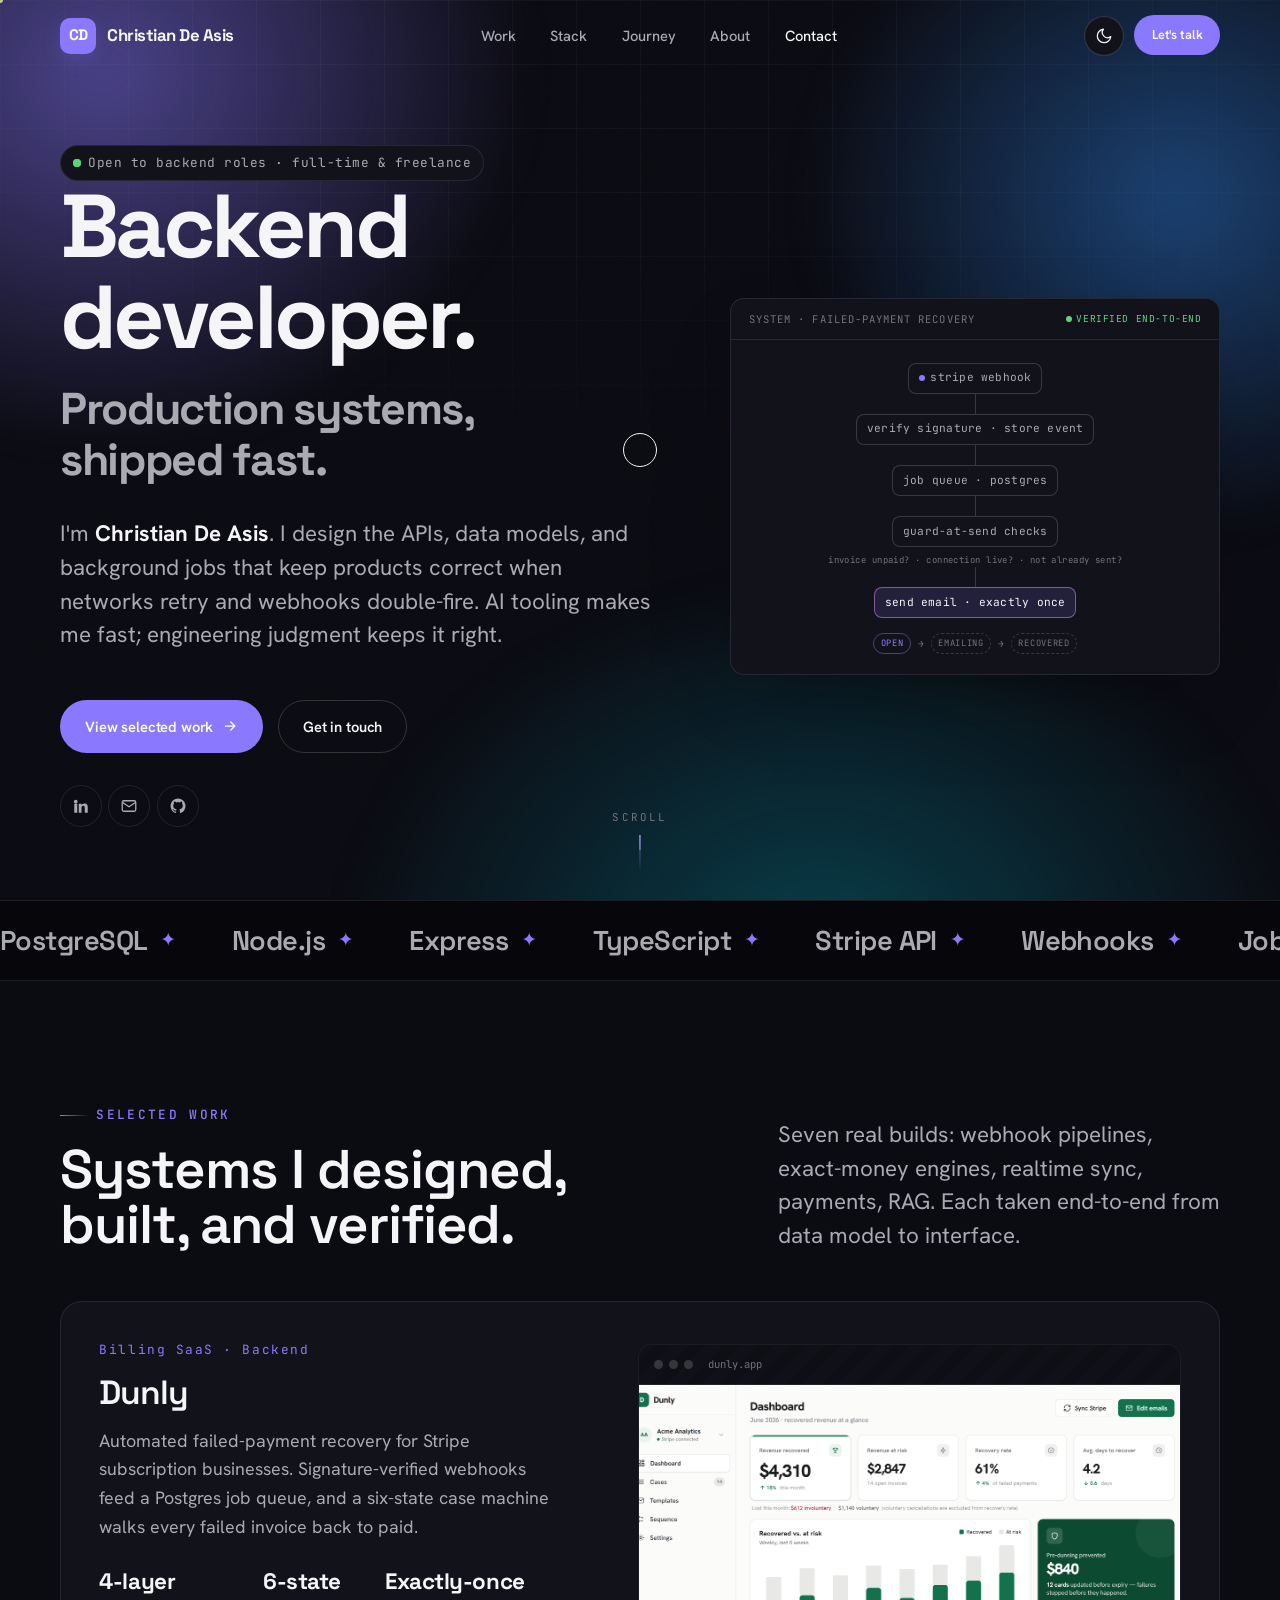
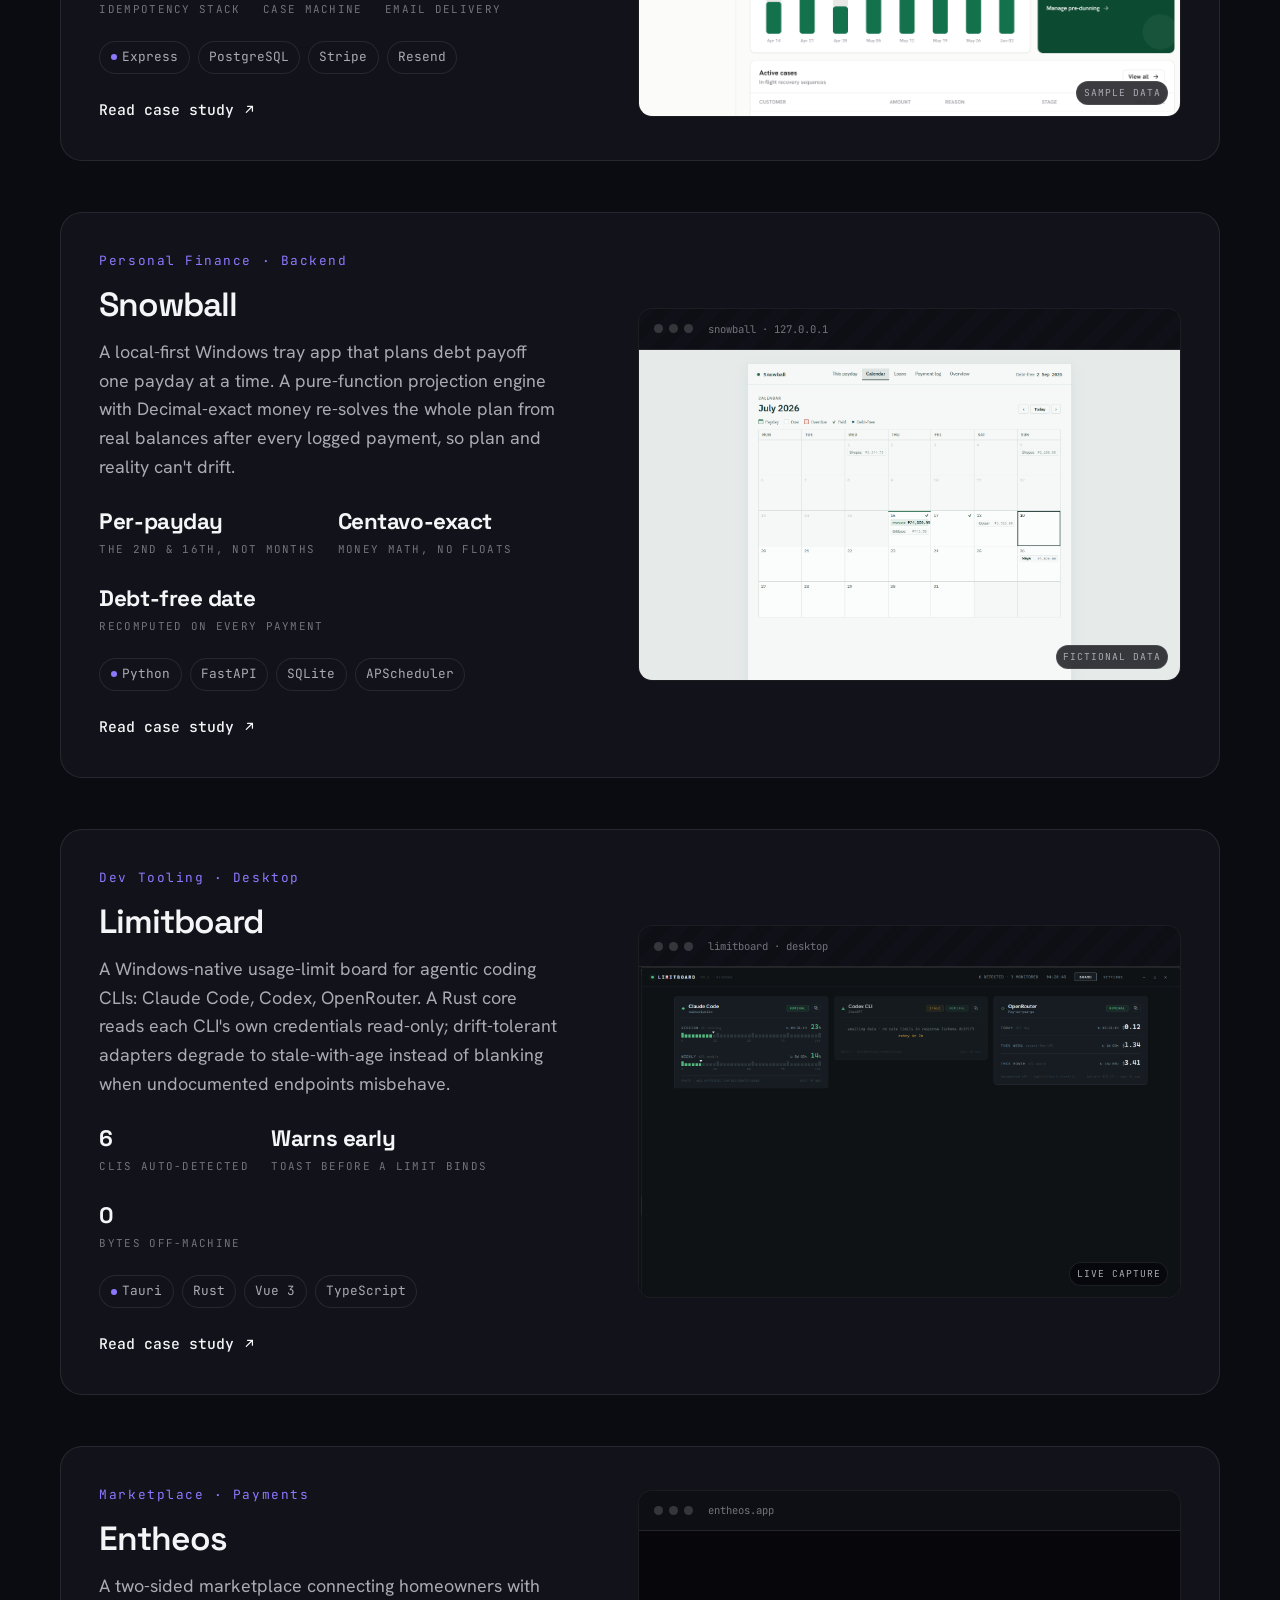
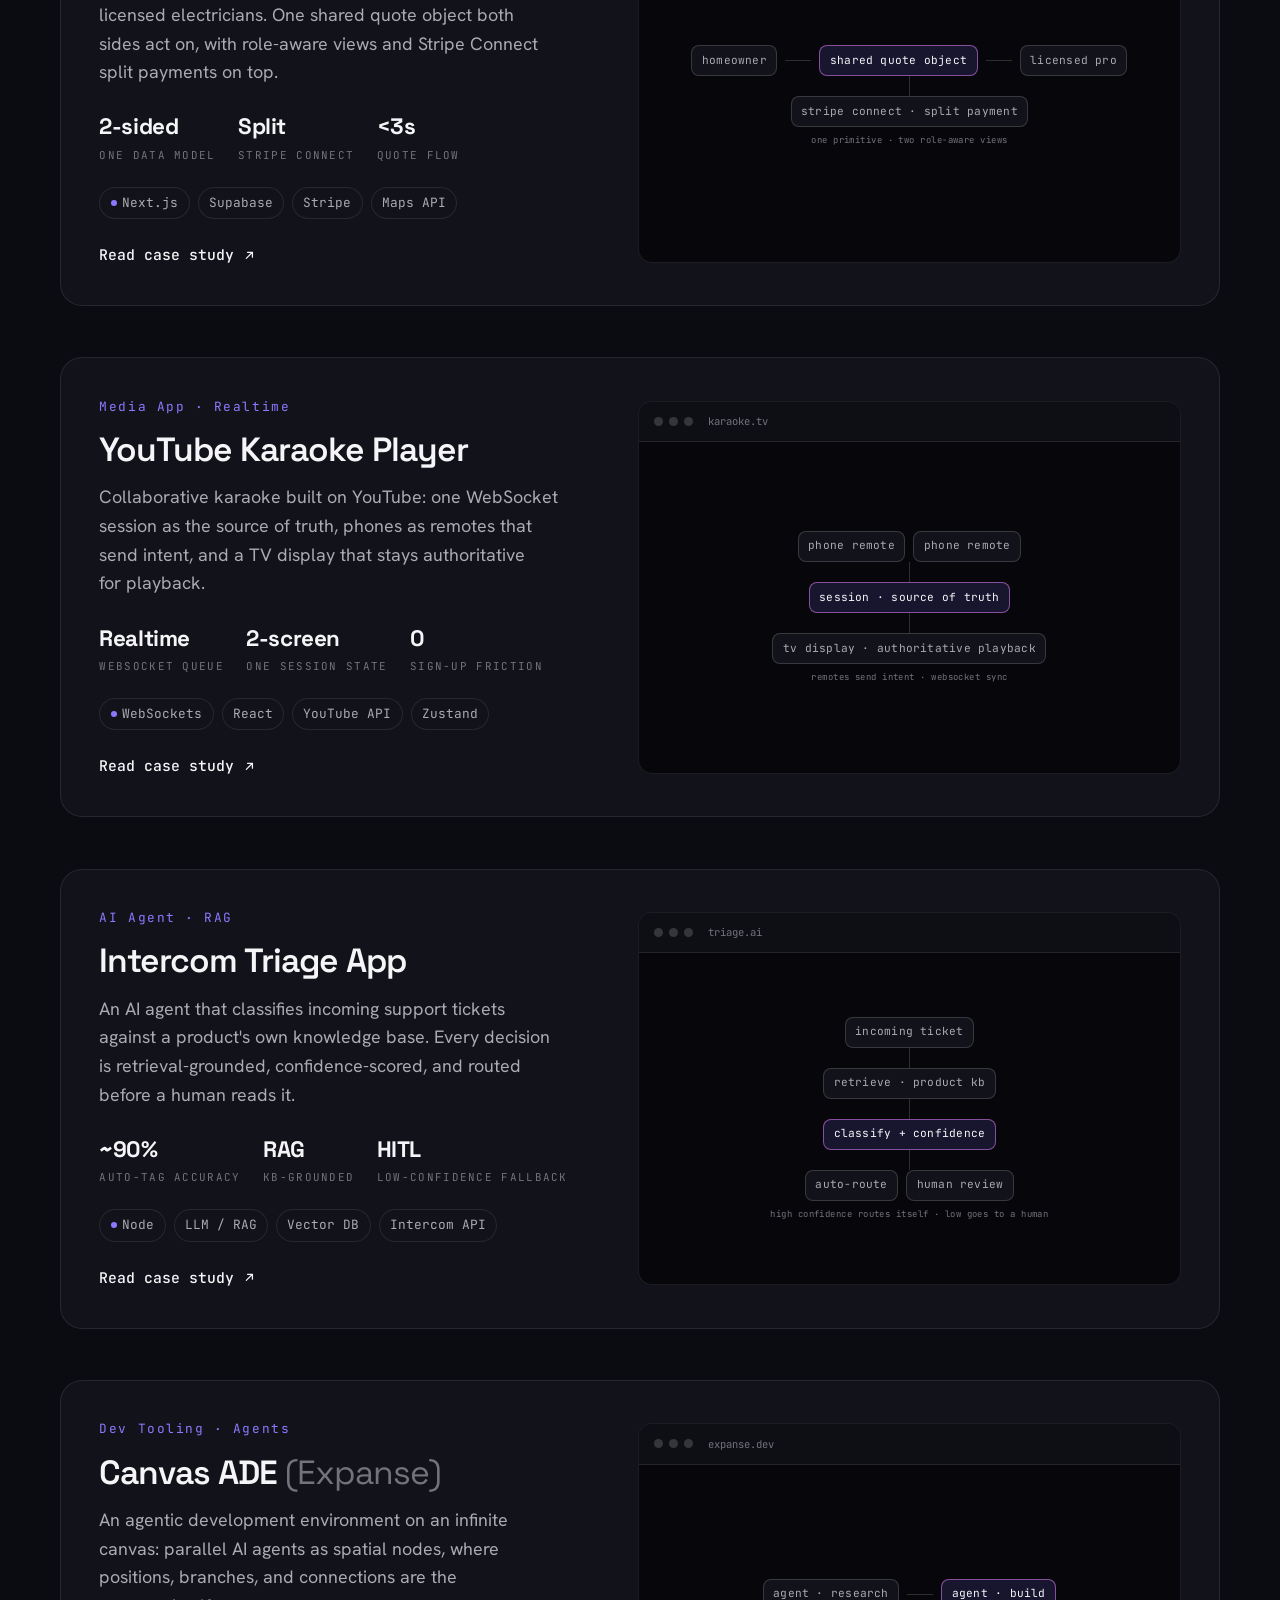
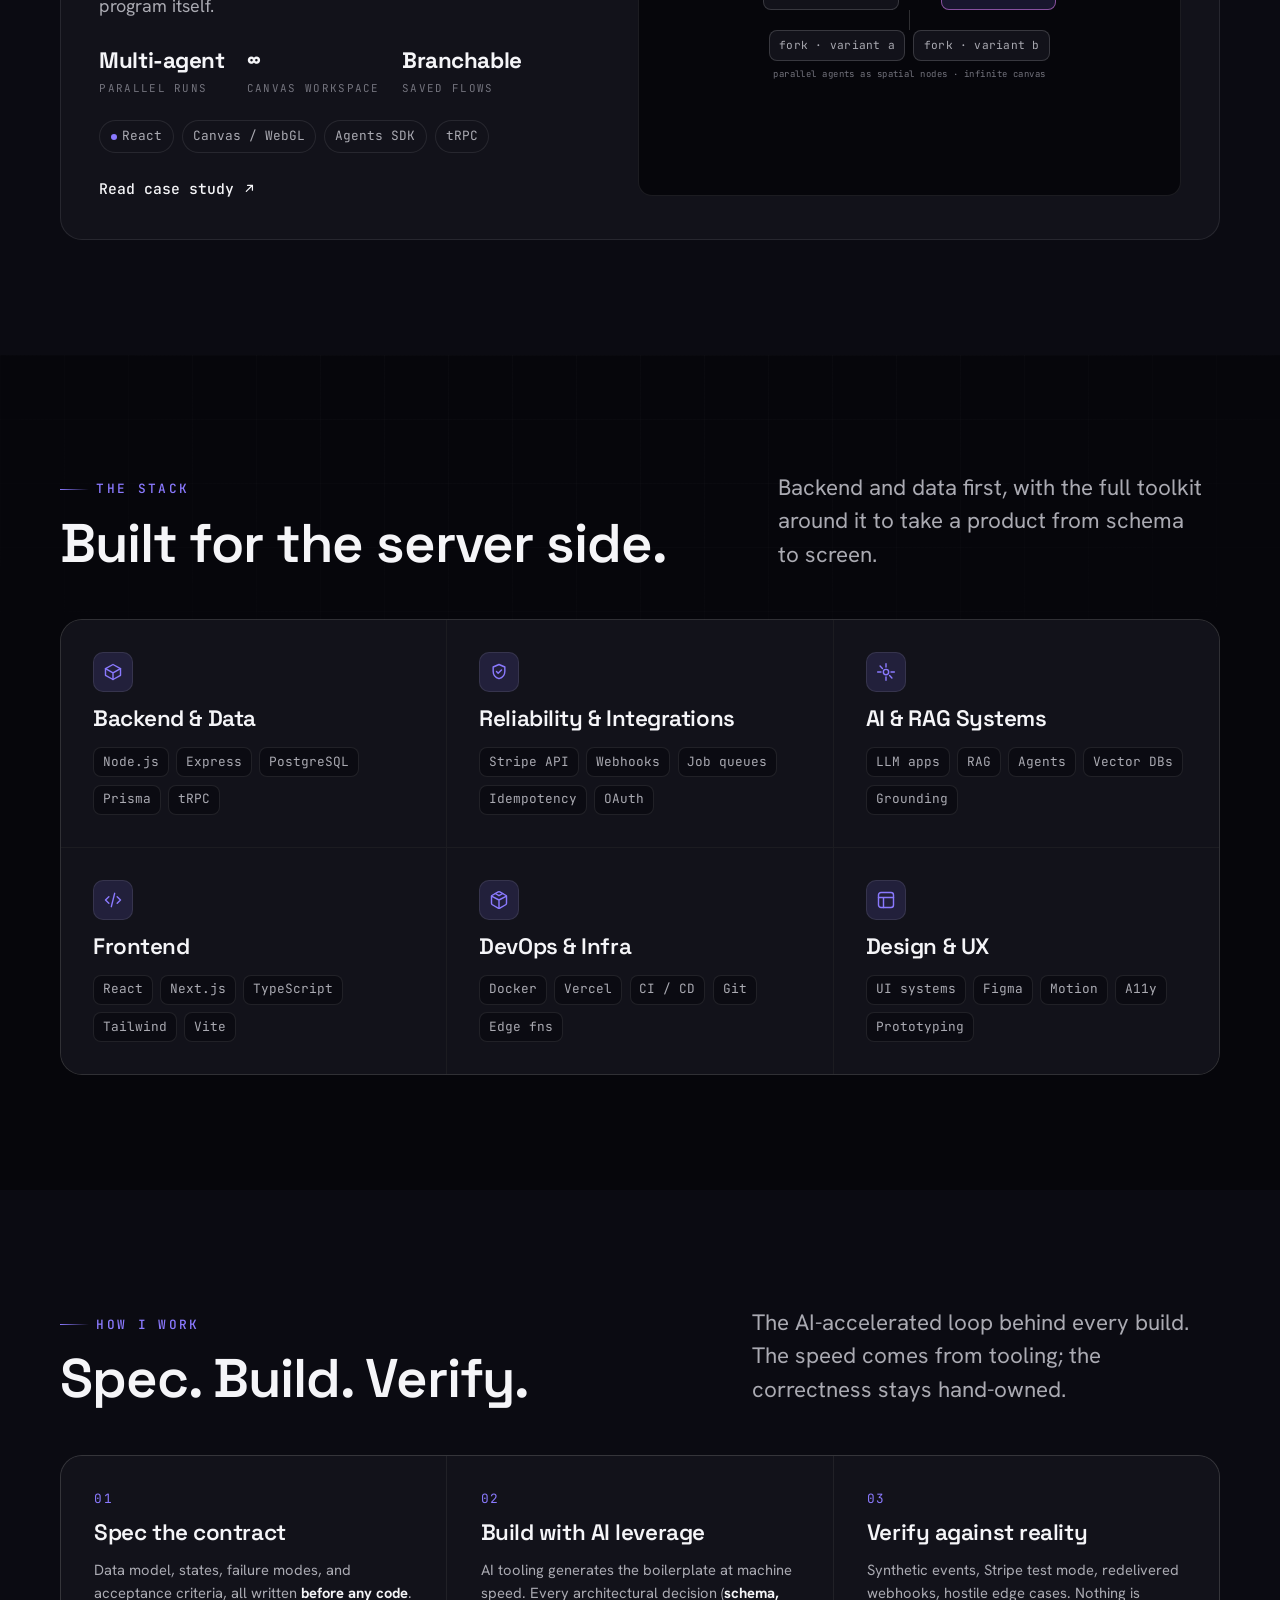
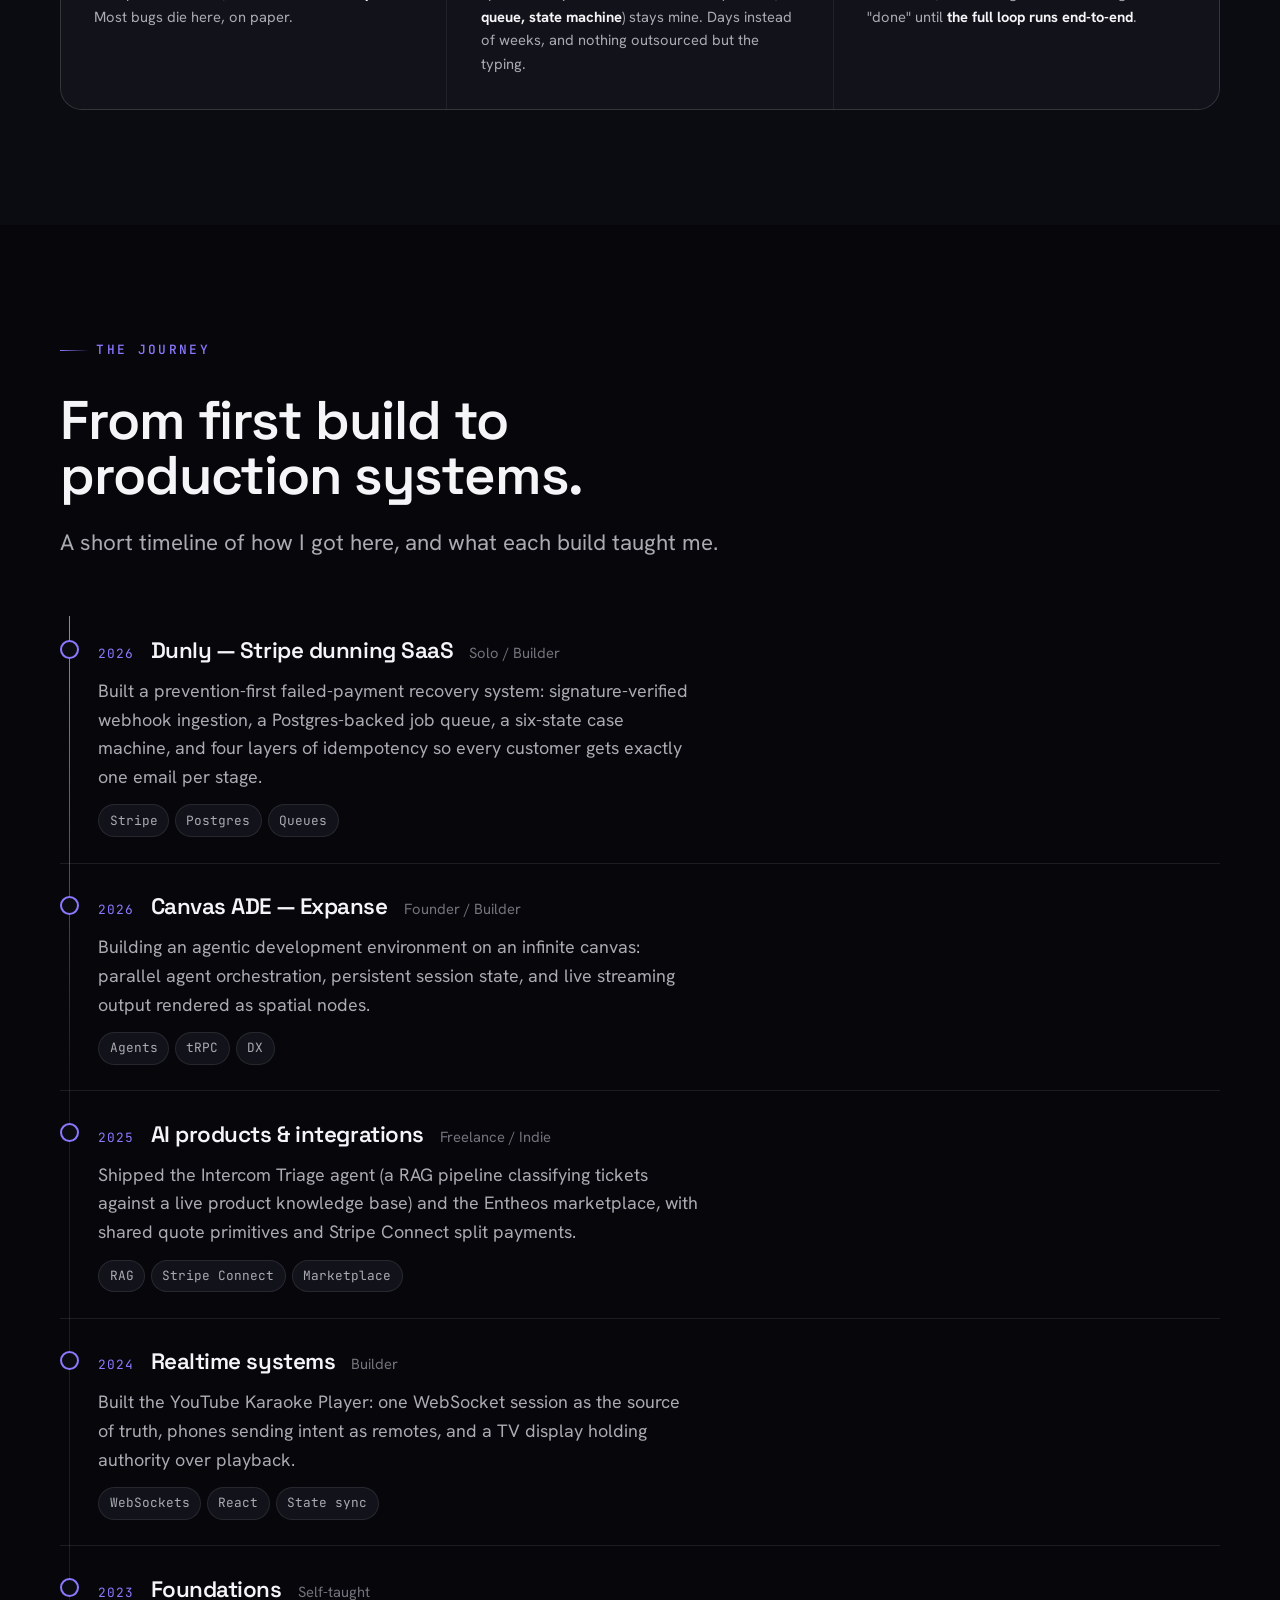
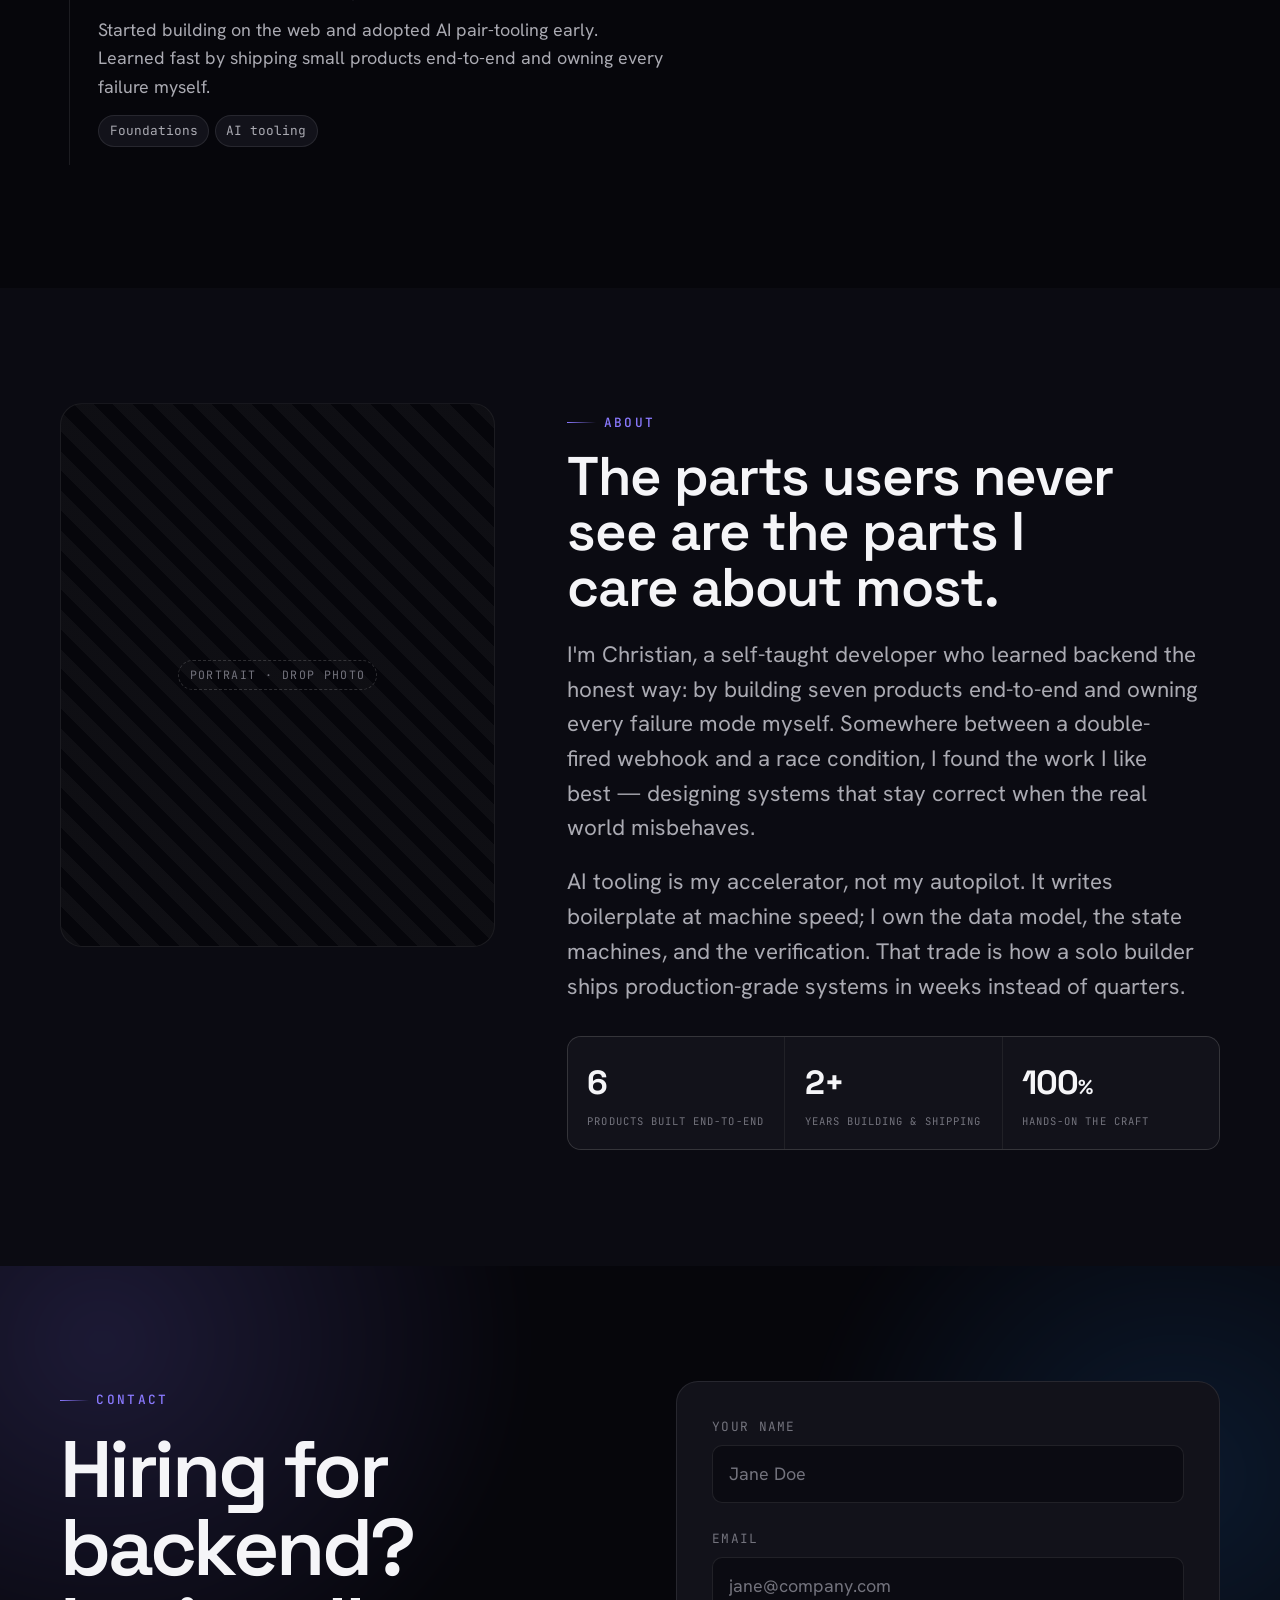
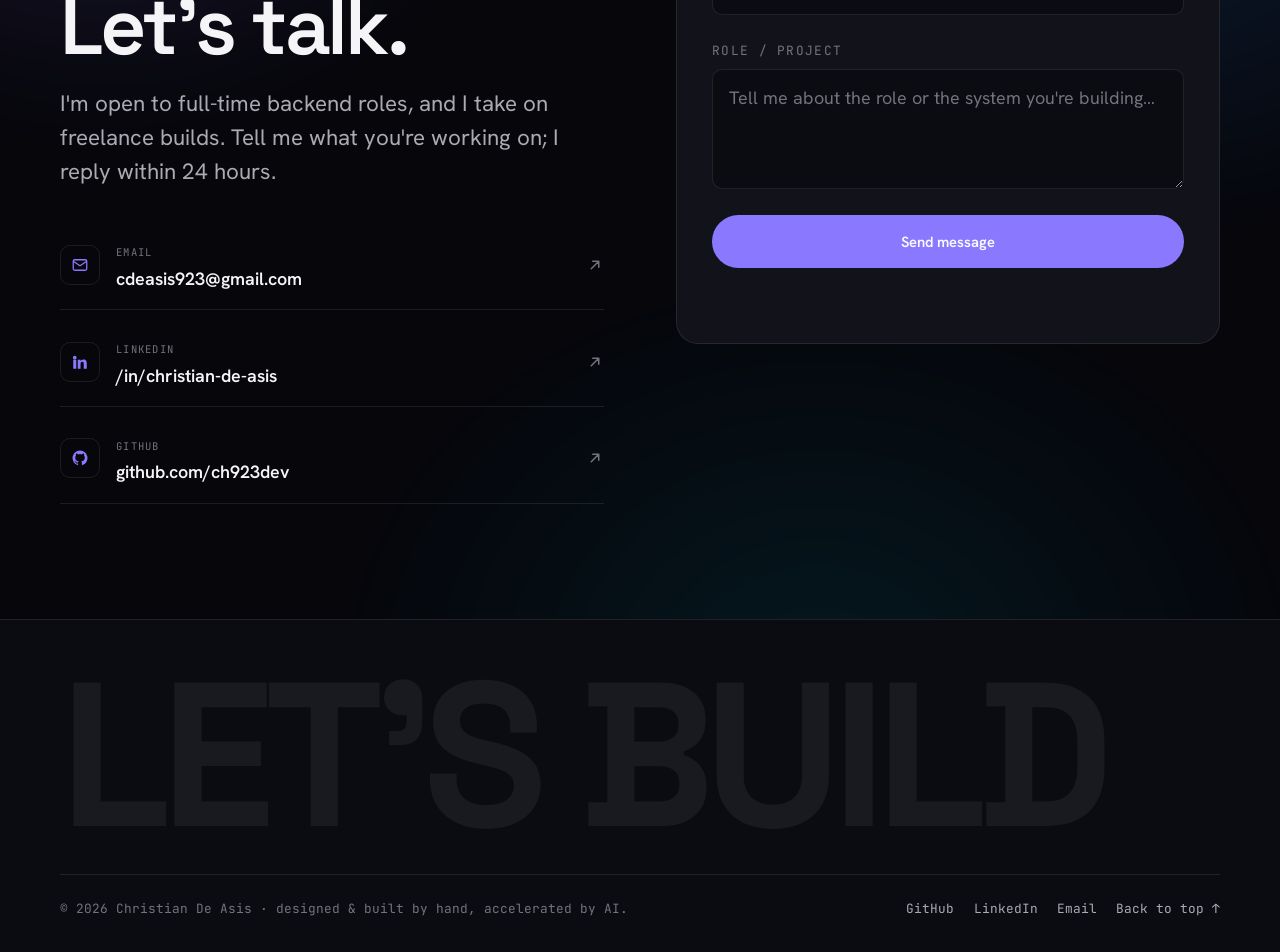
<file: index.html>
<!DOCTYPE html>
<html lang="en" data-theme="dark">
<head>
<meta charset="UTF-8">
<meta name="viewport" content="width=device-width, initial-scale=1.0">
<title>Christian De Asis — Backend Developer</title>
<meta name="description" content="Backend developer building production systems: webhook pipelines, job queues, state machines, payments. Seven products built end-to-end, AI-accelerated and hand-verified.">
<meta name="author" content="Christian De Asis">
<meta property="og:title" content="Christian De Asis — Backend Developer">
<meta property="og:description" content="Production systems, shipped fast. Webhook pipelines, job queues, state machines, payments. AI-accelerated, hand-verified.">
<meta property="og:type" content="website">
<meta name="theme-color" content="#0c0c12">
<link rel="icon" href="data:image/svg+xml,%3Csvg xmlns='http://www.w3.org/2000/svg' viewBox='0 0 64 64'%3E%3Crect width='64' height='64' rx='14' fill='%237c6cf0'/%3E%3Ctext x='32' y='42' font-family='Arial,sans-serif' font-size='28' font-weight='700' fill='%23fff' text-anchor='middle'%3ECD%3C/text%3E%3C/svg%3E">
<link rel="preconnect" href="https://fonts.googleapis.com">
<link rel="preconnect" href="https://fonts.gstatic.com" crossorigin>
<link rel="stylesheet" href="styles/portfolio.css?v=3">
</head>
<body>
<div class="progress"></div>
<div class="noise"></div>

<!-- ============ NAV ============ -->
<header class="nav">
  <div class="container nav-inner">
    <a href="#top" class="logo" aria-label="Christian De Asis — home">
      <span class="logo-mark">CD</span>
      <span class="hide-mobile">Christian&nbsp;De&nbsp;Asis</span>
    </a>
    <nav class="nav-links" aria-label="Primary">
      <a href="#work">Work</a>
      <a href="#skills">Stack</a>
      <a href="#timeline">Journey</a>
      <a href="#about">About</a>
      <a href="#contact">Contact</a>
    </nav>
    <div class="nav-right">
      <button class="theme-toggle" data-theme-toggle aria-label="Toggle color theme">
        <svg class="moon" viewBox="0 0 24 24" fill="none" stroke="currentColor" stroke-width="1.7" stroke-linecap="round" stroke-linejoin="round"><path d="M21 12.8A9 9 0 1 1 11.2 3a7 7 0 0 0 9.8 9.8Z"/></svg>
        <svg class="sun" viewBox="0 0 24 24" fill="none" stroke="currentColor" stroke-width="1.7" stroke-linecap="round" stroke-linejoin="round"><circle cx="12" cy="12" r="4.5"/><path d="M12 2v2M12 20v2M2 12h2M20 12h2M5 5l1.5 1.5M17.5 17.5 19 19M19 5l-1.5 1.5M6.5 17.5 5 19"/></svg>
      </button>
      <a href="#contact" class="btn btn-primary btn-sm hide-mobile" data-magnetic="0.3">Let's talk</a>
      <button class="menu-btn" data-menu-btn aria-label="Open menu"><span></span><span></span></button>
    </div>
  </div>
</header>

<!-- ============ MOBILE MENU ============ -->
<div class="mobile-menu">
  <a href="#work">Work</a>
  <a href="#skills">Stack</a>
  <a href="#timeline">Journey</a>
  <a href="#about">About</a>
  <a href="#contact">Contact</a>
</div>

<main id="top">

<!-- ============ HERO ============ -->
<section class="hero">
  <div class="hero-bg" aria-hidden="true">
    <div class="hero-mesh"></div>
    <div class="bg-grid"></div>
  </div>
  <div class="container hero-content">
    <div class="hero-grid">
      <div class="hero-left">
        <div data-reveal>
          <span class="avail"><span class="pulse"><i></i></span>Open to backend roles · full-time &amp; freelance</span>
        </div>
        <h1 data-reveal style="--reveal-delay:.08s">
          Backend developer.<span class="dim">Production systems, shipped fast.</span>
        </h1>
        <p class="lead hero-sub" data-reveal style="--reveal-delay:.16s">
          I'm <strong style="color:var(--text)">Christian De Asis</strong>. I design the APIs, data models, and background jobs that keep products correct when networks retry and webhooks double-fire. AI tooling makes me fast; engineering judgment keeps it right.
        </p>
        <div class="hero-cta" data-reveal style="--reveal-delay:.24s">
          <a href="#work" class="btn btn-primary" data-magnetic="0.35">
            View selected work
            <svg viewBox="0 0 24 24" fill="none" stroke="currentColor" stroke-width="2" stroke-linecap="round" stroke-linejoin="round"><path d="M5 12h14M13 6l6 6-6 6"/></svg>
          </a>
          <a href="#contact" class="btn btn-ghost" data-magnetic="0.25">Get in touch</a>
        </div>
        <div class="hero-socials" data-reveal style="--reveal-delay:.3s">
          <a class="icon-link" href="https://www.linkedin.com/in/christian-de-asis-0092412aa/" target="_blank" rel="noopener" aria-label="LinkedIn">
            <svg viewBox="0 0 24 24" fill="currentColor"><path d="M4.98 3.5a2.5 2.5 0 1 1 0 5 2.5 2.5 0 0 1 0-5ZM3 9h4v12H3V9Zm6 0h3.8v1.7h.05c.53-1 1.83-2.05 3.77-2.05C20.4 8.65 21 11 21 14.1V21h-4v-6.1c0-1.45-.03-3.3-2-3.3-2 0-2.3 1.57-2.3 3.2V21H9V9Z"/></svg>
          </a>
          <a class="icon-link" href="mailto:cdeasis923@gmail.com" aria-label="Email">
            <svg viewBox="0 0 24 24" fill="none" stroke="currentColor" stroke-width="1.7"><rect x="3" y="5" width="18" height="14" rx="2"/><path d="m3 7 9 6 9-6"/></svg>
          </a>
          <a class="icon-link" href="https://github.com/ch923dev" target="_blank" rel="noopener" aria-label="GitHub">
            <svg viewBox="0 0 24 24" fill="currentColor"><path d="M12 2a10 10 0 0 0-3.16 19.49c.5.09.68-.22.68-.48l-.01-1.7c-2.78.6-3.37-1.34-3.37-1.34-.45-1.16-1.11-1.47-1.11-1.47-.91-.62.07-.6.07-.6 1 .07 1.53 1.03 1.53 1.03.9 1.53 2.36 1.09 2.94.83.09-.65.35-1.09.63-1.34-2.22-.25-4.55-1.11-4.55-4.94 0-1.09.39-1.98 1.03-2.68-.1-.25-.45-1.27.1-2.65 0 0 .84-.27 2.75 1.02a9.6 9.6 0 0 1 5 0c1.91-1.29 2.75-1.02 2.75-1.02.55 1.38.2 2.4.1 2.65.64.7 1.03 1.59 1.03 2.68 0 3.84-2.34 4.69-4.57 4.94.36.31.68.92.68 1.85l-.01 2.74c0 .27.18.58.69.48A10 10 0 0 0 12 2Z"/></svg>
          </a>
        </div>
      </div>

      <!-- System card — real architecture from the lead build -->
      <div class="hero-right" data-reveal style="--reveal-delay:.2s">
        <div class="sys-card" data-magnetic="0.06">
          <div class="sys-head">
            <span class="sys-title">system · failed-payment recovery</span>
            <span class="sys-tag"><i></i>verified end-to-end</span>
          </div>
          <div class="sys-body">
            <span class="d-node"><span class="d-dot"></span>stripe webhook</span>
            <span class="d-link"></span>
            <span class="d-node">verify signature · store event</span>
            <span class="d-link" style="--d-delay:.5s"></span>
            <span class="d-node">job queue · postgres</span>
            <span class="d-link" style="--d-delay:1s"></span>
            <span class="d-node">guard-at-send checks</span>
            <span class="d-note">invoice unpaid? · connection live? · not already sent?</span>
            <span class="d-link" style="--d-delay:1.5s"></span>
            <span class="d-node accent">send email · exactly once</span>
            <div class="d-states" aria-hidden="true">
              <span class="d-state on">open</span><span class="d-sep">→</span>
              <span class="d-state">emailing</span><span class="d-sep">→</span>
              <span class="d-state">recovered</span>
            </div>
          </div>
        </div>
      </div>
    </div>
  </div>
  <div class="scroll-hint" aria-hidden="true">
    <span>Scroll</span>
    <span class="bar"></span>
  </div>
</section>

<!-- ============ TICKER ============ -->
<div class="ticker" aria-hidden="true">
  <div class="ticker-track">
    <span class="ticker-item">PostgreSQL<span class="star">✦</span></span>
    <span class="ticker-item">Node.js<span class="star">✦</span></span>
    <span class="ticker-item">Express<span class="star">✦</span></span>
    <span class="ticker-item">TypeScript<span class="star">✦</span></span>
    <span class="ticker-item">Stripe API<span class="star">✦</span></span>
    <span class="ticker-item">Webhooks<span class="star">✦</span></span>
    <span class="ticker-item">Job Queues<span class="star">✦</span></span>
    <span class="ticker-item">React<span class="star">✦</span></span>
    <span class="ticker-item">PostgreSQL<span class="star">✦</span></span>
    <span class="ticker-item">Node.js<span class="star">✦</span></span>
    <span class="ticker-item">Express<span class="star">✦</span></span>
    <span class="ticker-item">TypeScript<span class="star">✦</span></span>
    <span class="ticker-item">Stripe API<span class="star">✦</span></span>
    <span class="ticker-item">Webhooks<span class="star">✦</span></span>
    <span class="ticker-item">Job Queues<span class="star">✦</span></span>
    <span class="ticker-item">React<span class="star">✦</span></span>
  </div>
</div>

<!-- ============ WORK ============ -->
<section id="work" class="section-pad">
  <div class="container">
    <div class="section-head between" data-reveal>
      <div class="head-left">
        <span class="kicker">Selected work</span>
        <h2 style="margin-top:1rem">Systems I designed, built, and verified.</h2>
      </div>
      <p class="lead" style="max-width:34ch">Seven real builds: webhook pipelines, exact-money engines, realtime sync, payments, RAG. Each taken end-to-end from data model to interface.</p>
    </div>

    <div class="projects-list">

      <!-- Dunly -->
      <article class="project flip" data-reveal>
        <a href="work/dunly-dunning.html" class="project-media" aria-label="Open Dunly case study">
          <div class="mockup">
            <div class="mockup-bar"><i></i><i></i><i></i><span class="url">dunly.app</span></div>
            <div class="mockup-canvas has-shot">
              <img class="shot" src="screens/dunly-dunning-card.png" alt="Dunly recovery dashboard: recovered value, recovery rate, and pre-dunning prevention" loading="lazy" width="2560" height="1494">
              <span class="shot-badge">sample data</span>
            </div>
          </div>
        </a>
        <div class="project-body">
          <span class="project-index">Billing SaaS · Backend</span>
          <h3>Dunly</h3>
          <p class="project-desc">Automated failed-payment recovery for Stripe subscription businesses. Signature-verified webhooks feed a Postgres job queue, and a six-state case machine walks every failed invoice back to paid.</p>
          <div class="project-meta">
            <div class="metric"><span class="val">4-layer</span><span class="lbl">Idempotency stack</span></div>
            <div class="metric"><span class="val">6-state</span><span class="lbl">Case machine</span></div>
            <div class="metric"><span class="val">Exactly-once</span><span class="lbl">Email delivery</span></div>
          </div>
          <div class="project-stack">
            <span class="chip"><span class="chip-dot"></span>Express</span>
            <span class="chip">PostgreSQL</span>
            <span class="chip">Stripe</span>
            <span class="chip">Resend</span>
          </div>
          <div class="project-actions">
            <a href="work/dunly-dunning.html" class="link-arrow">Read case study <svg viewBox="0 0 24 24" fill="none" stroke="currentColor" stroke-width="2" stroke-linecap="round" stroke-linejoin="round"><path d="M7 17 17 7M9 7h8v8"/></svg></a>
          </div>
        </div>
      </article>

      <!-- Snowball -->
      <article class="project" data-reveal>
        <div class="project-body">
          <span class="project-index">Personal Finance · Backend</span>
          <h3>Snowball</h3>
          <p class="project-desc">A local-first Windows tray app that plans debt payoff one payday at a time. A pure-function projection engine with Decimal-exact money re-solves the whole plan from real balances after every logged payment, so plan and reality can't drift.</p>
          <div class="project-meta">
            <div class="metric"><span class="val">Per-payday</span><span class="lbl">The 2nd &amp; 16th, not months</span></div>
            <div class="metric"><span class="val">Centavo-exact</span><span class="lbl">Money math, no floats</span></div>
            <div class="metric"><span class="val">Debt-free date</span><span class="lbl">Recomputed on every payment</span></div>
          </div>
          <div class="project-stack">
            <span class="chip"><span class="chip-dot"></span>Python</span>
            <span class="chip">FastAPI</span>
            <span class="chip">SQLite</span>
            <span class="chip">APScheduler</span>
          </div>
          <div class="project-actions">
            <a href="work/snowball.html" class="link-arrow">Read case study <svg viewBox="0 0 24 24" fill="none" stroke="currentColor" stroke-width="2" stroke-linecap="round" stroke-linejoin="round"><path d="M7 17 17 7M9 7h8v8"/></svg></a>
          </div>
        </div>
        <a href="work/snowball.html" class="project-media" aria-label="Open Snowball case study">
          <div class="mockup">
            <div class="mockup-bar"><i></i><i></i><i></i><span class="url">snowball · 127.0.0.1</span></div>
            <div class="mockup-canvas has-shot">
              <img class="shot" src="screens/snowball-card.png" alt="Snowball calendar: July grid with payday chip, paid checkmarks, today ring and due chips" loading="lazy" width="1600" height="1100">
              <span class="shot-badge">fictional data</span>
            </div>
          </div>
        </a>
      </article>

      <!-- Limitboard -->
      <article class="project flip" data-reveal>
        <a href="work/limitboard.html" class="project-media" aria-label="Open Limitboard case study">
          <div class="mockup">
            <div class="mockup-bar"><i></i><i></i><i></i><span class="url">limitboard · desktop</span></div>
            <div class="mockup-canvas has-shot">
              <img class="shot" src="screens/limitboard-card.png" alt="Limitboard: live usage gauges for Claude Code and OpenRouter, with a degraded Codex card showing its retry countdown" loading="lazy" width="1600" height="1100">
              <span class="shot-badge">live capture</span>
            </div>
          </div>
        </a>
        <div class="project-body">
          <span class="project-index">Dev Tooling · Desktop</span>
          <h3>Limitboard</h3>
          <p class="project-desc">A Windows-native usage-limit board for agentic coding CLIs: Claude Code, Codex, OpenRouter. A Rust core reads each CLI's own credentials read-only; drift-tolerant adapters degrade to stale-with-age instead of blanking when undocumented endpoints misbehave.</p>
          <div class="project-meta">
            <div class="metric"><span class="val">6</span><span class="lbl">CLIs auto-detected</span></div>
            <div class="metric"><span class="val">Warns early</span><span class="lbl">Toast before a limit binds</span></div>
            <div class="metric"><span class="val">0</span><span class="lbl">Bytes off-machine</span></div>
          </div>
          <div class="project-stack">
            <span class="chip"><span class="chip-dot"></span>Tauri</span>
            <span class="chip">Rust</span>
            <span class="chip">Vue 3</span>
            <span class="chip">TypeScript</span>
          </div>
          <div class="project-actions">
            <a href="work/limitboard.html" class="link-arrow">Read case study <svg viewBox="0 0 24 24" fill="none" stroke="currentColor" stroke-width="2" stroke-linecap="round" stroke-linejoin="round"><path d="M7 17 17 7M9 7h8v8"/></svg></a>
          </div>
        </div>
      </article>

      <!-- Entheos -->
      <article class="project" data-reveal>
        <div class="project-body">
          <span class="project-index">Marketplace · Payments</span>
          <h3>Entheos</h3>
          <p class="project-desc">A two-sided marketplace connecting homeowners with licensed electricians. One shared quote object both sides act on, with role-aware views and Stripe Connect split payments on top.</p>
          <div class="project-meta">
            <div class="metric"><span class="val">2-sided</span><span class="lbl">One data model</span></div>
            <div class="metric"><span class="val">Split</span><span class="lbl">Stripe Connect</span></div>
            <div class="metric"><span class="val">&lt;3s</span><span class="lbl">Quote flow</span></div>
          </div>
          <div class="project-stack">
            <span class="chip"><span class="chip-dot"></span>Next.js</span>
            <span class="chip">Supabase</span>
            <span class="chip">Stripe</span>
            <span class="chip">Maps API</span>
          </div>
          <div class="project-actions">
            <a href="work/entheos.html" class="link-arrow">Read case study <svg viewBox="0 0 24 24" fill="none" stroke="currentColor" stroke-width="2" stroke-linecap="round" stroke-linejoin="round"><path d="M7 17 17 7M9 7h8v8"/></svg></a>
          </div>
        </div>
        <a href="work/entheos.html" class="project-media" aria-label="Open Entheos case study">
          <div class="mockup">
            <div class="mockup-bar"><i></i><i></i><i></i><span class="url">entheos.app</span></div>
            <div class="mockup-canvas">
              <div class="diagram" aria-hidden="true">
                <div class="d-row">
                  <span class="d-node">homeowner</span><span class="d-hlink"></span>
                  <span class="d-node accent">shared quote object</span>
                  <span class="d-hlink"></span><span class="d-node">licensed pro</span>
                </div>
                <span class="d-link"></span>
                <span class="d-node">stripe connect · split payment</span>
                <span class="d-note">one primitive · two role-aware views</span>
              </div>
            </div>
          </div>
        </a>
      </article>

      <!-- Karaoke -->
      <article class="project flip" data-reveal>
        <a href="work/karaoke.html" class="project-media" aria-label="Open YouTube Karaoke Player case study">
          <div class="mockup">
            <div class="mockup-bar"><i></i><i></i><i></i><span class="url">karaoke.tv</span></div>
            <div class="mockup-canvas">
              <div class="diagram" aria-hidden="true">
                <div class="d-row">
                  <span class="d-node">phone remote</span>
                  <span class="d-node">phone remote</span>
                </div>
                <span class="d-link"></span>
                <span class="d-node accent">session · source of truth</span>
                <span class="d-link" style="--d-delay:.6s"></span>
                <span class="d-node">tv display · authoritative playback</span>
                <span class="d-note">remotes send intent · websocket sync</span>
              </div>
            </div>
          </div>
        </a>
        <div class="project-body">
          <span class="project-index">Media App · Realtime</span>
          <h3>YouTube Karaoke Player</h3>
          <p class="project-desc">Collaborative karaoke built on YouTube: one WebSocket session as the source of truth, phones as remotes that send intent, and a TV display that stays authoritative for playback.</p>
          <div class="project-meta">
            <div class="metric"><span class="val">Realtime</span><span class="lbl">WebSocket queue</span></div>
            <div class="metric"><span class="val">2-screen</span><span class="lbl">One session state</span></div>
            <div class="metric"><span class="val">0</span><span class="lbl">Sign-up friction</span></div>
          </div>
          <div class="project-stack">
            <span class="chip"><span class="chip-dot"></span>WebSockets</span>
            <span class="chip">React</span>
            <span class="chip">YouTube API</span>
            <span class="chip">Zustand</span>
          </div>
          <div class="project-actions">
            <a href="work/karaoke.html" class="link-arrow">Read case study <svg viewBox="0 0 24 24" fill="none" stroke="currentColor" stroke-width="2" stroke-linecap="round" stroke-linejoin="round"><path d="M7 17 17 7M9 7h8v8"/></svg></a>
          </div>
        </div>
      </article>

      <!-- Triage -->
      <article class="project" data-reveal>
        <div class="project-body">
          <span class="project-index">AI Agent · RAG</span>
          <h3>Intercom Triage App</h3>
          <p class="project-desc">An AI agent that classifies incoming support tickets against a product's own knowledge base. Every decision is retrieval-grounded, confidence-scored, and routed before a human reads it.</p>
          <div class="project-meta">
            <div class="metric"><span class="val">~90%</span><span class="lbl">Auto-tag accuracy</span></div>
            <div class="metric"><span class="val">RAG</span><span class="lbl">KB-grounded</span></div>
            <div class="metric"><span class="val">HITL</span><span class="lbl">Low-confidence fallback</span></div>
          </div>
          <div class="project-stack">
            <span class="chip"><span class="chip-dot"></span>Node</span>
            <span class="chip">LLM / RAG</span>
            <span class="chip">Vector DB</span>
            <span class="chip">Intercom API</span>
          </div>
          <div class="project-actions">
            <a href="work/triage.html" class="link-arrow">Read case study <svg viewBox="0 0 24 24" fill="none" stroke="currentColor" stroke-width="2" stroke-linecap="round" stroke-linejoin="round"><path d="M7 17 17 7M9 7h8v8"/></svg></a>
          </div>
        </div>
        <a href="work/triage.html" class="project-media" aria-label="Open Intercom Triage case study">
          <div class="mockup">
            <div class="mockup-bar"><i></i><i></i><i></i><span class="url">triage.ai</span></div>
            <div class="mockup-canvas">
              <div class="diagram" aria-hidden="true">
                <span class="d-node">incoming ticket</span>
                <span class="d-link"></span>
                <span class="d-node">retrieve · product kb</span>
                <span class="d-link" style="--d-delay:.6s"></span>
                <span class="d-node accent">classify + confidence</span>
                <span class="d-link" style="--d-delay:1.2s"></span>
                <div class="d-row">
                  <span class="d-node">auto-route</span>
                  <span class="d-node">human review</span>
                </div>
                <span class="d-note">high confidence routes itself · low goes to a human</span>
              </div>
            </div>
          </div>
        </a>
      </article>

      <!-- Canvas ADE -->
      <article class="project flip" data-reveal>
        <a href="work/canvas-ade.html" class="project-media" aria-label="Open Canvas ADE case study">
          <div class="mockup">
            <div class="mockup-bar"><i></i><i></i><i></i><span class="url">expanse.dev</span></div>
            <div class="mockup-canvas">
              <div class="diagram" aria-hidden="true">
                <div class="d-row">
                  <span class="d-node">agent · research</span><span class="d-hlink"></span><span class="d-node accent">agent · build</span>
                </div>
                <span class="d-link"></span>
                <div class="d-row">
                  <span class="d-node">fork · variant a</span>
                  <span class="d-node">fork · variant b</span>
                </div>
                <span class="d-note">parallel agents as spatial nodes · infinite canvas</span>
              </div>
            </div>
          </div>
        </a>
        <div class="project-body">
          <span class="project-index">Dev Tooling · Agents</span>
          <h3>Canvas ADE <span style="color:var(--text-faint);font-weight:400">(Expanse)</span></h3>
          <p class="project-desc">An agentic development environment on an infinite canvas: parallel AI agents as spatial nodes, where positions, branches, and connections are the program itself.</p>
          <div class="project-meta">
            <div class="metric"><span class="val">Multi-agent</span><span class="lbl">Parallel runs</span></div>
            <div class="metric"><span class="val">∞</span><span class="lbl">Canvas workspace</span></div>
            <div class="metric"><span class="val">Branchable</span><span class="lbl">Saved flows</span></div>
          </div>
          <div class="project-stack">
            <span class="chip"><span class="chip-dot"></span>React</span>
            <span class="chip">Canvas / WebGL</span>
            <span class="chip">Agents SDK</span>
            <span class="chip">tRPC</span>
          </div>
          <div class="project-actions">
            <a href="work/canvas-ade.html" class="link-arrow">Read case study <svg viewBox="0 0 24 24" fill="none" stroke="currentColor" stroke-width="2" stroke-linecap="round" stroke-linejoin="round"><path d="M7 17 17 7M9 7h8v8"/></svg></a>
          </div>
        </div>
      </article>

    </div>
  </div>
</section>

<!-- ============ SKILLS ============ -->
<section id="skills" class="section-pad" style="background:var(--bg-deep)">
  <div class="bg-grid" aria-hidden="true" style="opacity:.5"></div>
  <div class="container" style="position:relative;z-index:1">
    <div class="section-head between" data-reveal>
      <div class="head-left">
        <span class="kicker">The stack</span>
        <h2 style="margin-top:1rem">Built for the server side.</h2>
      </div>
      <p class="lead" style="max-width:34ch">Backend and data first, with the full toolkit around it to take a product from schema to screen.</p>
    </div>

    <div class="skills-grid" data-stagger="0.07">
      <div class="skill-cell" data-reveal>
        <div class="icon"><svg viewBox="0 0 24 24" fill="none" stroke="currentColor" stroke-width="1.7" stroke-linecap="round" stroke-linejoin="round"><path d="m12 3 9 5v8l-9 5-9-5V8l9-5Z"/><path d="m3 8 9 5 9-5M12 21V13"/></svg></div>
        <h3>Backend &amp; Data</h3>
        <div class="skill-tags">
          <span class="skill-tag">Node.js</span><span class="skill-tag">Express</span><span class="skill-tag">PostgreSQL</span><span class="skill-tag">Prisma</span><span class="skill-tag">tRPC</span>
        </div>
      </div>
      <div class="skill-cell" data-reveal>
        <div class="icon"><svg viewBox="0 0 24 24" fill="none" stroke="currentColor" stroke-width="1.7" stroke-linecap="round" stroke-linejoin="round"><path d="M12 3l7 3v5c0 4.5-3 7.7-7 9-4-1.3-7-4.5-7-9V6l7-3Z"/><path d="m9 11.5 2 2 4-4"/></svg></div>
        <h3>Reliability &amp; Integrations</h3>
        <div class="skill-tags">
          <span class="skill-tag">Stripe API</span><span class="skill-tag">Webhooks</span><span class="skill-tag">Job queues</span><span class="skill-tag">Idempotency</span><span class="skill-tag">OAuth</span>
        </div>
      </div>
      <div class="skill-cell" data-reveal>
        <div class="icon"><svg viewBox="0 0 24 24" fill="none" stroke="currentColor" stroke-width="1.7" stroke-linecap="round" stroke-linejoin="round"><path d="M12 2v4M12 18v4M4.9 4.9l2.8 2.8M16.3 16.3l2.8 2.8M2 12h4M18 12h4"/><circle cx="12" cy="12" r="3.2"/></svg></div>
        <h3>AI &amp; RAG Systems</h3>
        <div class="skill-tags">
          <span class="skill-tag">LLM apps</span><span class="skill-tag">RAG</span><span class="skill-tag">Agents</span><span class="skill-tag">Vector DBs</span><span class="skill-tag">Grounding</span>
        </div>
      </div>
      <div class="skill-cell" data-reveal>
        <div class="icon"><svg viewBox="0 0 24 24" fill="none" stroke="currentColor" stroke-width="1.7" stroke-linecap="round" stroke-linejoin="round"><path d="m7 8-4 4 4 4M17 8l4 4-4 4M14 4l-4 16"/></svg></div>
        <h3>Frontend</h3>
        <div class="skill-tags">
          <span class="skill-tag">React</span><span class="skill-tag">Next.js</span><span class="skill-tag">TypeScript</span><span class="skill-tag">Tailwind</span><span class="skill-tag">Vite</span>
        </div>
      </div>
      <div class="skill-cell" data-reveal>
        <div class="icon"><svg viewBox="0 0 24 24" fill="none" stroke="currentColor" stroke-width="1.7" stroke-linecap="round" stroke-linejoin="round"><path d="M21 16V8a2 2 0 0 0-1-1.7l-7-4a2 2 0 0 0-2 0l-7 4A2 2 0 0 0 3 8v8a2 2 0 0 0 1 1.7l7 4a2 2 0 0 0 2 0l7-4A2 2 0 0 0 21 16Z"/><path d="M7.5 4.2 12 6.8l4.5-2.6M3 7.3 12 12l9-4.7M12 22V12"/></svg></div>
        <h3>DevOps &amp; Infra</h3>
        <div class="skill-tags">
          <span class="skill-tag">Docker</span><span class="skill-tag">Vercel</span><span class="skill-tag">CI / CD</span><span class="skill-tag">Git</span><span class="skill-tag">Edge fns</span>
        </div>
      </div>
      <div class="skill-cell" data-reveal>
        <div class="icon"><svg viewBox="0 0 24 24" fill="none" stroke="currentColor" stroke-width="1.7" stroke-linecap="round" stroke-linejoin="round"><rect x="3" y="3" width="18" height="18" rx="3"/><path d="M3 9h18M9 21V9"/></svg></div>
        <h3>Design &amp; UX</h3>
        <div class="skill-tags">
          <span class="skill-tag">UI systems</span><span class="skill-tag">Figma</span><span class="skill-tag">Motion</span><span class="skill-tag">A11y</span><span class="skill-tag">Prototyping</span>
        </div>
      </div>
    </div>
  </div>
</section>

<!-- ============ HOW I WORK ============ -->
<section id="workflow" class="section-pad">
  <div class="container">
    <div class="section-head between" data-reveal>
      <div class="head-left">
        <span class="kicker">How I work</span>
        <h2 style="margin-top:1rem">Spec. Build. Verify.</h2>
      </div>
      <p class="lead" style="max-width:36ch">The AI-accelerated loop behind every build. The speed comes from tooling; the correctness stays hand-owned.</p>
    </div>
    <div class="how-grid" data-stagger="0.08">
      <div class="how-step" data-reveal>
        <span class="step-no">01</span>
        <h3>Spec the contract</h3>
        <p>Data model, states, failure modes, and acceptance criteria, all written <strong>before any code</strong>. Most bugs die here, on paper.</p>
      </div>
      <div class="how-step" data-reveal>
        <span class="step-no">02</span>
        <h3>Build with AI leverage</h3>
        <p>AI tooling generates the boilerplate at machine speed. Every architectural decision (<strong>schema, queue, state machine</strong>) stays mine. Days instead of weeks, and nothing outsourced but the typing.</p>
      </div>
      <div class="how-step" data-reveal>
        <span class="step-no">03</span>
        <h3>Verify against reality</h3>
        <p>Synthetic events, Stripe test mode, redelivered webhooks, hostile edge cases. Nothing is "done" until <strong>the full loop runs end-to-end</strong>.</p>
      </div>
    </div>
  </div>
</section>

<!-- ============ TIMELINE ============ -->
<section id="timeline" class="section-pad" style="background:var(--bg-deep)">
  <div class="container">
    <div class="section-head" data-reveal>
      <span class="kicker">The journey</span>
      <h2 style="margin-top:1rem">From first build to production systems.</h2>
      <p class="lead" style="margin-top:.4rem">A short timeline of how I got here, and what each build taught me.</p>
    </div>

    <div class="timeline" data-stagger="0.06">
      <div class="tl-item" data-reveal>
        <div class="tl-head"><span class="tl-year">2026</span><span class="tl-role">Dunly — Stripe dunning SaaS</span><span class="tl-org">Solo / Builder</span></div>
        <p class="tl-desc">Built a prevention-first failed-payment recovery system: signature-verified webhook ingestion, a Postgres-backed job queue, a six-state case machine, and four layers of idempotency so every customer gets exactly one email per stage.</p>
        <div class="tl-tags"><span class="chip">Stripe</span><span class="chip">Postgres</span><span class="chip">Queues</span></div>
      </div>
      <div class="tl-item" data-reveal>
        <div class="tl-head"><span class="tl-year">2026</span><span class="tl-role">Canvas ADE — Expanse</span><span class="tl-org">Founder / Builder</span></div>
        <p class="tl-desc">Building an agentic development environment on an infinite canvas: parallel agent orchestration, persistent session state, and live streaming output rendered as spatial nodes.</p>
        <div class="tl-tags"><span class="chip">Agents</span><span class="chip">tRPC</span><span class="chip">DX</span></div>
      </div>
      <div class="tl-item" data-reveal>
        <div class="tl-head"><span class="tl-year">2025</span><span class="tl-role">AI products &amp; integrations</span><span class="tl-org">Freelance / Indie</span></div>
        <p class="tl-desc">Shipped the Intercom Triage agent (a RAG pipeline classifying tickets against a live product knowledge base) and the Entheos marketplace, with shared quote primitives and Stripe Connect split payments.</p>
        <div class="tl-tags"><span class="chip">RAG</span><span class="chip">Stripe Connect</span><span class="chip">Marketplace</span></div>
      </div>
      <div class="tl-item" data-reveal>
        <div class="tl-head"><span class="tl-year">2024</span><span class="tl-role">Realtime systems</span><span class="tl-org">Builder</span></div>
        <p class="tl-desc">Built the YouTube Karaoke Player: one WebSocket session as the source of truth, phones sending intent as remotes, and a TV display holding authority over playback.</p>
        <div class="tl-tags"><span class="chip">WebSockets</span><span class="chip">React</span><span class="chip">State sync</span></div>
      </div>
      <div class="tl-item" data-reveal>
        <div class="tl-head"><span class="tl-year">2023</span><span class="tl-role">Foundations</span><span class="tl-org">Self-taught</span></div>
        <p class="tl-desc">Started building on the web and adopted AI pair-tooling early. Learned fast by shipping small products end-to-end and owning every failure myself.</p>
        <div class="tl-tags"><span class="chip">Foundations</span><span class="chip">AI tooling</span></div>
      </div>
    </div>
  </div>
</section>

<!-- ============ ABOUT ============ -->
<section id="about" class="section-pad">
  <div class="container">
    <div class="about-grid">
      <div class="portrait" data-reveal data-reveal-clip>
        <div class="ph"><span>portrait · drop photo</span></div>
      </div>
      <div class="about-copy" data-reveal style="--reveal-delay:.1s">
        <span class="kicker">About</span>
        <h2 style="margin:1rem 0 1.4rem;font-size:var(--fs-2xl)">The parts users never see are the parts I care about most.</h2>
        <p>I'm Christian, a self-taught developer who learned backend the honest way: by building seven products end-to-end and owning every failure mode myself. Somewhere between a double-fired webhook and a race condition, I found the work I like best — designing systems that stay correct when the real world misbehaves.</p>
        <p>AI tooling is my accelerator, not my autopilot. It writes boilerplate at machine speed; I own the data model, the state machines, and the verification. That trade is how a solo builder ships production-grade systems in weeks instead of quarters.</p>
        <div class="stats-row" data-reveal>
          <div class="stat-cell"><span class="big"><span data-count="7">0</span></span><span class="cap">Products built end-to-end</span></div>
          <div class="stat-cell"><span class="big"><span data-count="3">0</span>+</span><span class="cap">Years building &amp; shipping</span></div>
          <div class="stat-cell"><span class="big">100<span style="font-size:.6em">%</span></span><span class="cap">Hands-on the craft</span></div>
        </div>
      </div>
    </div>
  </div>
</section>

<!-- ============ CONTACT ============ -->
<section id="contact" class="section-pad contact" style="background:var(--bg-deep)">
  <div class="hero-mesh" aria-hidden="true" style="opacity:.35"></div>
  <div class="container" style="position:relative;z-index:1">
    <div class="contact-grid">
      <div class="contact-head" data-reveal>
        <span class="kicker">Contact</span>
        <h2 style="margin-top:1.2rem">Hiring for backend?<br>Let's talk.</h2>
        <p class="lead" style="margin-top:1.4rem;max-width:42ch">I'm open to full-time backend roles, and I take on freelance builds. Tell me what you're working on; I reply within 24 hours.</p>

        <div class="contact-channels">
          <a class="channel" href="mailto:cdeasis923@gmail.com">
            <span class="c-ic"><svg viewBox="0 0 24 24" fill="none" stroke="currentColor" stroke-width="1.7"><rect x="3" y="5" width="18" height="14" rx="2"/><path d="m3 7 9 6 9-6"/></svg></span>
            <span><span class="c-label">Email</span><br><span class="c-val">cdeasis923@gmail.com</span></span>
            <span class="c-arrow"><svg viewBox="0 0 24 24" width="18" height="18" fill="none" stroke="currentColor" stroke-width="2" stroke-linecap="round" stroke-linejoin="round"><path d="M7 17 17 7M9 7h8v8"/></svg></span>
          </a>
          <a class="channel" href="https://www.linkedin.com/in/christian-de-asis-0092412aa/" target="_blank" rel="noopener">
            <span class="c-ic"><svg viewBox="0 0 24 24" fill="currentColor"><path d="M4.98 3.5a2.5 2.5 0 1 1 0 5 2.5 2.5 0 0 1 0-5ZM3 9h4v12H3V9Zm6 0h3.8v1.7h.05c.53-1 1.83-2.05 3.77-2.05C20.4 8.65 21 11 21 14.1V21h-4v-6.1c0-1.45-.03-3.3-2-3.3-2 0-2.3 1.57-2.3 3.2V21H9V9Z"/></svg></span>
            <span><span class="c-label">LinkedIn</span><br><span class="c-val">/in/christian-de-asis</span></span>
            <span class="c-arrow"><svg viewBox="0 0 24 24" width="18" height="18" fill="none" stroke="currentColor" stroke-width="2" stroke-linecap="round" stroke-linejoin="round"><path d="M7 17 17 7M9 7h8v8"/></svg></span>
          </a>
          <a class="channel" href="https://github.com/ch923dev" target="_blank" rel="noopener">
            <span class="c-ic"><svg viewBox="0 0 24 24" fill="currentColor"><path d="M12 2a10 10 0 0 0-3.16 19.49c.5.09.68-.22.68-.48l-.01-1.7c-2.78.6-3.37-1.34-3.37-1.34-.45-1.16-1.11-1.47-1.11-1.47-.91-.62.07-.6.07-.6 1 .07 1.53 1.03 1.53 1.03.9 1.53 2.36 1.09 2.94.83.09-.65.35-1.09.63-1.34-2.22-.25-4.55-1.11-4.55-4.94 0-1.09.39-1.98 1.03-2.68-.1-.25-.45-1.27.1-2.65 0 0 .84-.27 2.75 1.02a9.6 9.6 0 0 1 5 0c1.91-1.29 2.75-1.02 2.75-1.02.55 1.38.2 2.4.1 2.65.64.7 1.03 1.59 1.03 2.68 0 3.84-2.34 4.69-4.57 4.94.36.31.68.92.68 1.85l-.01 2.74c0 .27.18.58.69.48A10 10 0 0 0 12 2Z"/></svg></span>
            <span><span class="c-label">GitHub</span><br><span class="c-val">github.com/ch923dev</span></span>
            <span class="c-arrow"><svg viewBox="0 0 24 24" width="18" height="18" fill="none" stroke="currentColor" stroke-width="2" stroke-linecap="round" stroke-linejoin="round"><path d="M7 17 17 7M9 7h8v8"/></svg></span>
          </a>
        </div>
      </div>

      <form class="form" data-contact-form novalidate data-reveal style="--reveal-delay:.1s">
        <div class="field">
          <label for="name">Your name</label>
          <input type="text" id="name" name="name" placeholder="Jane Doe" autocomplete="name">
          <span class="err">// name is required</span>
        </div>
        <div class="field">
          <label for="email">Email</label>
          <input type="email" id="email" name="email" placeholder="jane@company.com" autocomplete="email">
          <span class="err">// enter a valid email</span>
        </div>
        <div class="field">
          <label for="message">Role / project</label>
          <textarea id="message" name="message" placeholder="Tell me about the role or the system you're building…"></textarea>
          <span class="err">// a few more words, please</span>
        </div>
        <button type="submit" class="btn btn-primary btn-block" data-magnetic="0.2">Send message</button>
        <p class="form-status" role="status" aria-live="polite"></p>
      </form>
    </div>
  </div>
</section>

</main>

<!-- ============ FOOTER ============ -->
<footer class="footer">
  <div class="container">
    <div style="overflow:hidden"><div class="footer-big">LET'S BUILD</div></div>
    <div class="footer-bottom">
      <span class="muted">© <span data-year>2026</span> Christian De Asis · designed &amp; built by hand, accelerated by AI.</span>
      <div class="footer-links">
        <a href="https://github.com/ch923dev" target="_blank" rel="noopener">GitHub</a>
        <a href="https://www.linkedin.com/in/christian-de-asis-0092412aa/" target="_blank" rel="noopener">LinkedIn</a>
        <a href="mailto:cdeasis923@gmail.com">Email</a>
        <a href="#top">Back to top ↑</a>
      </div>
    </div>
  </div>
</footer>

<script src="scripts/portfolio.js?v=3"></script>
</body>
</html>
</file>
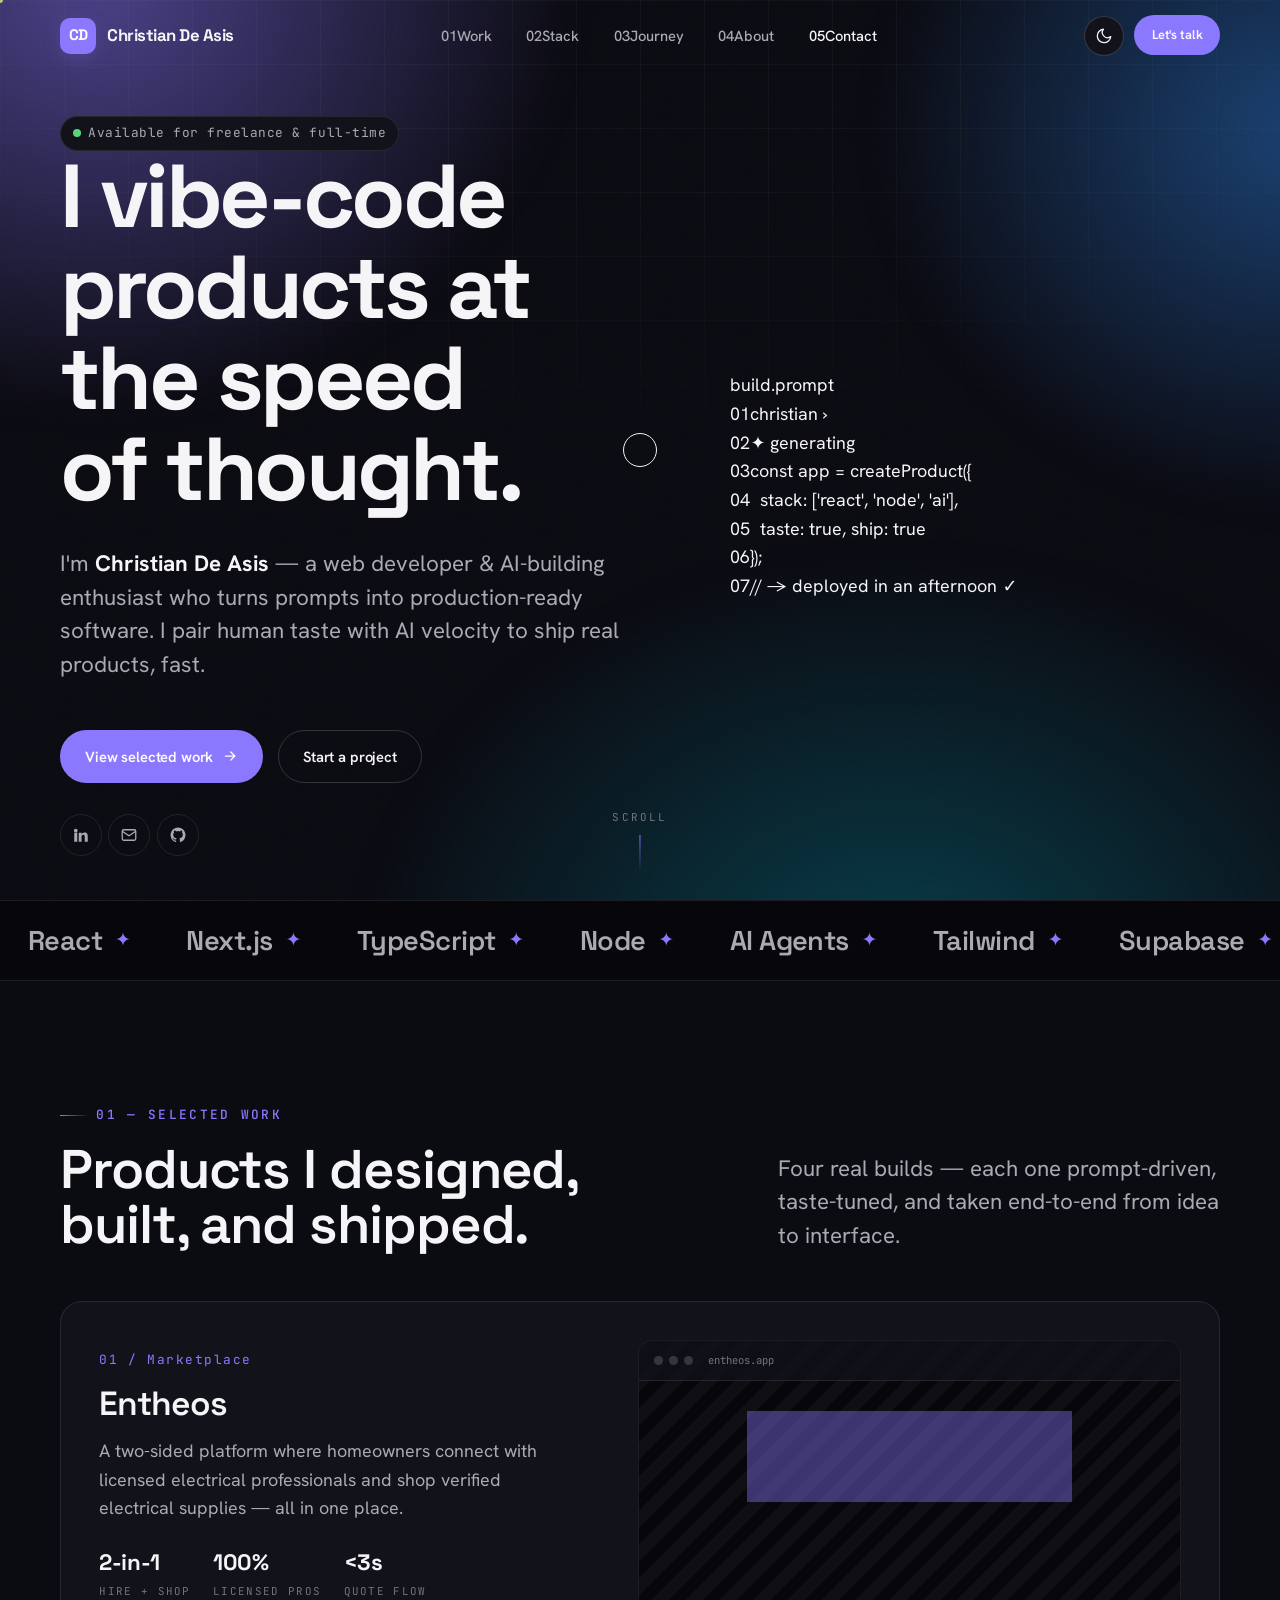
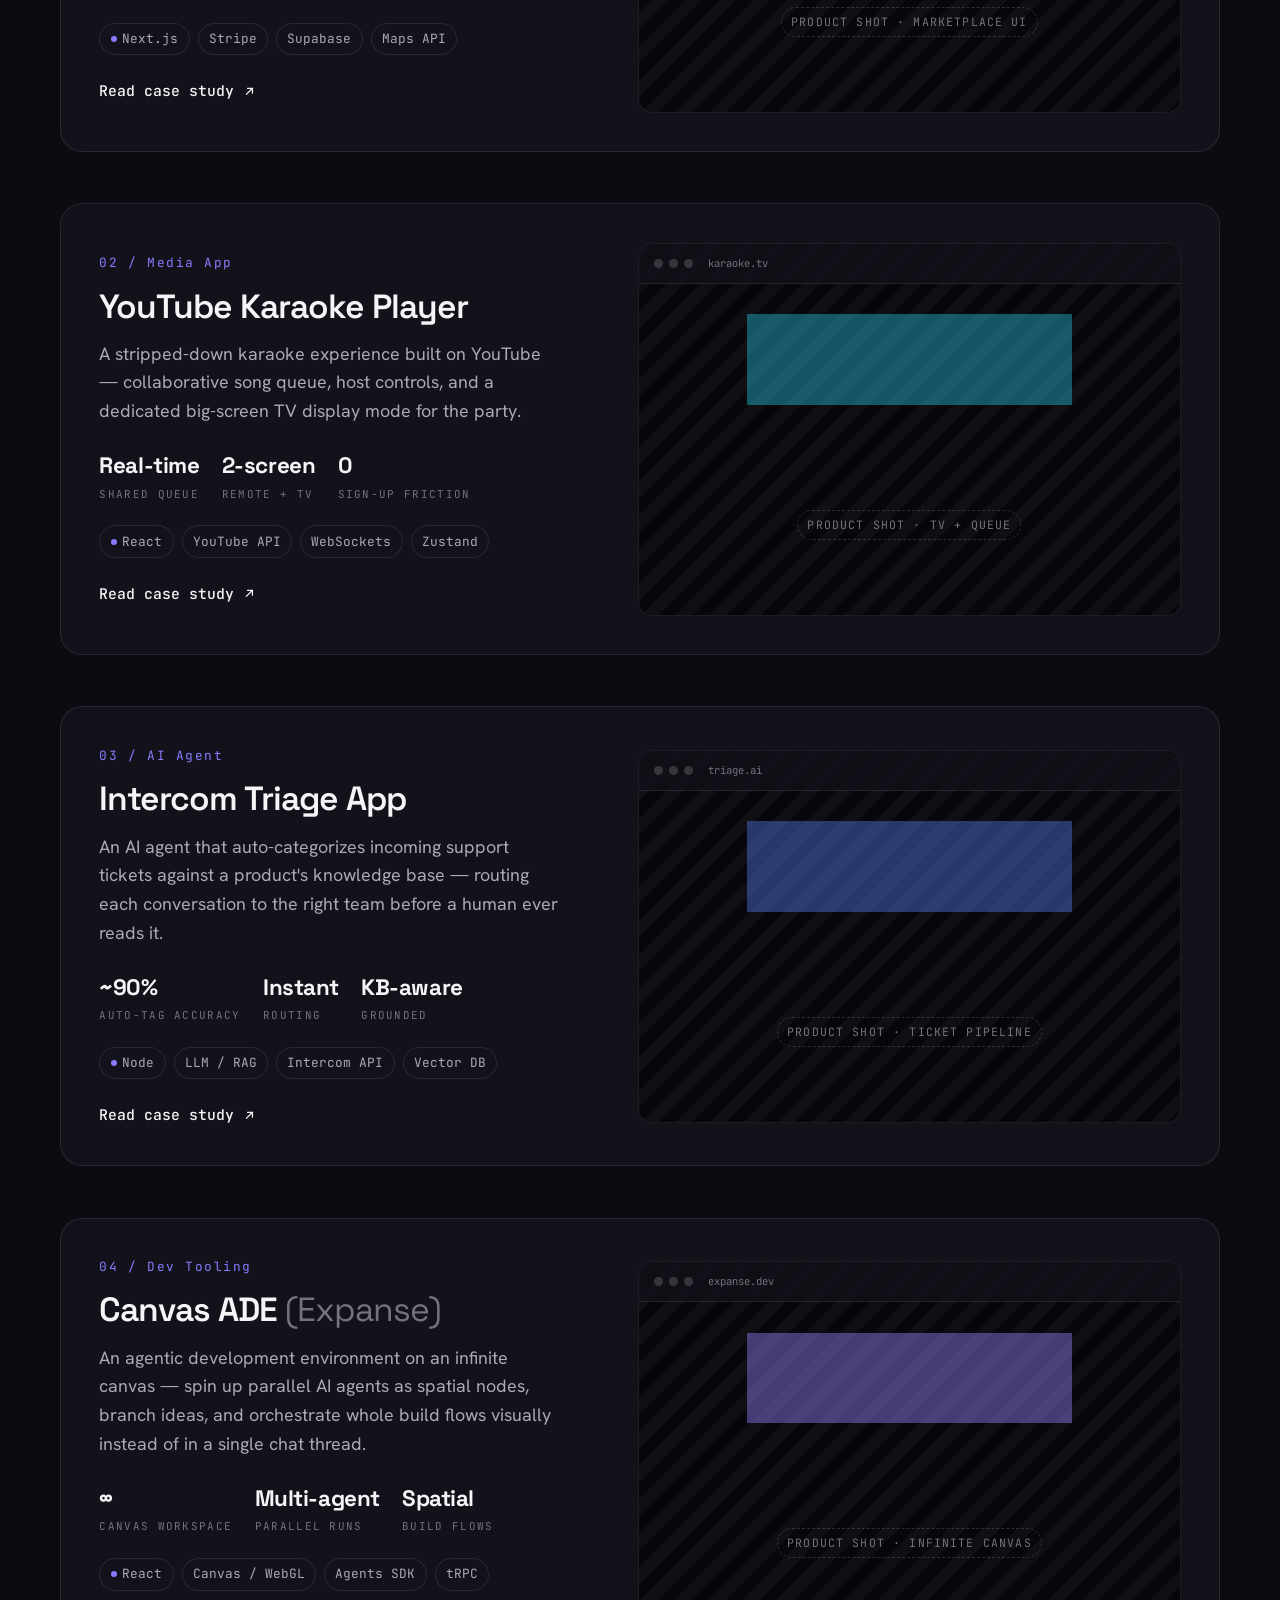
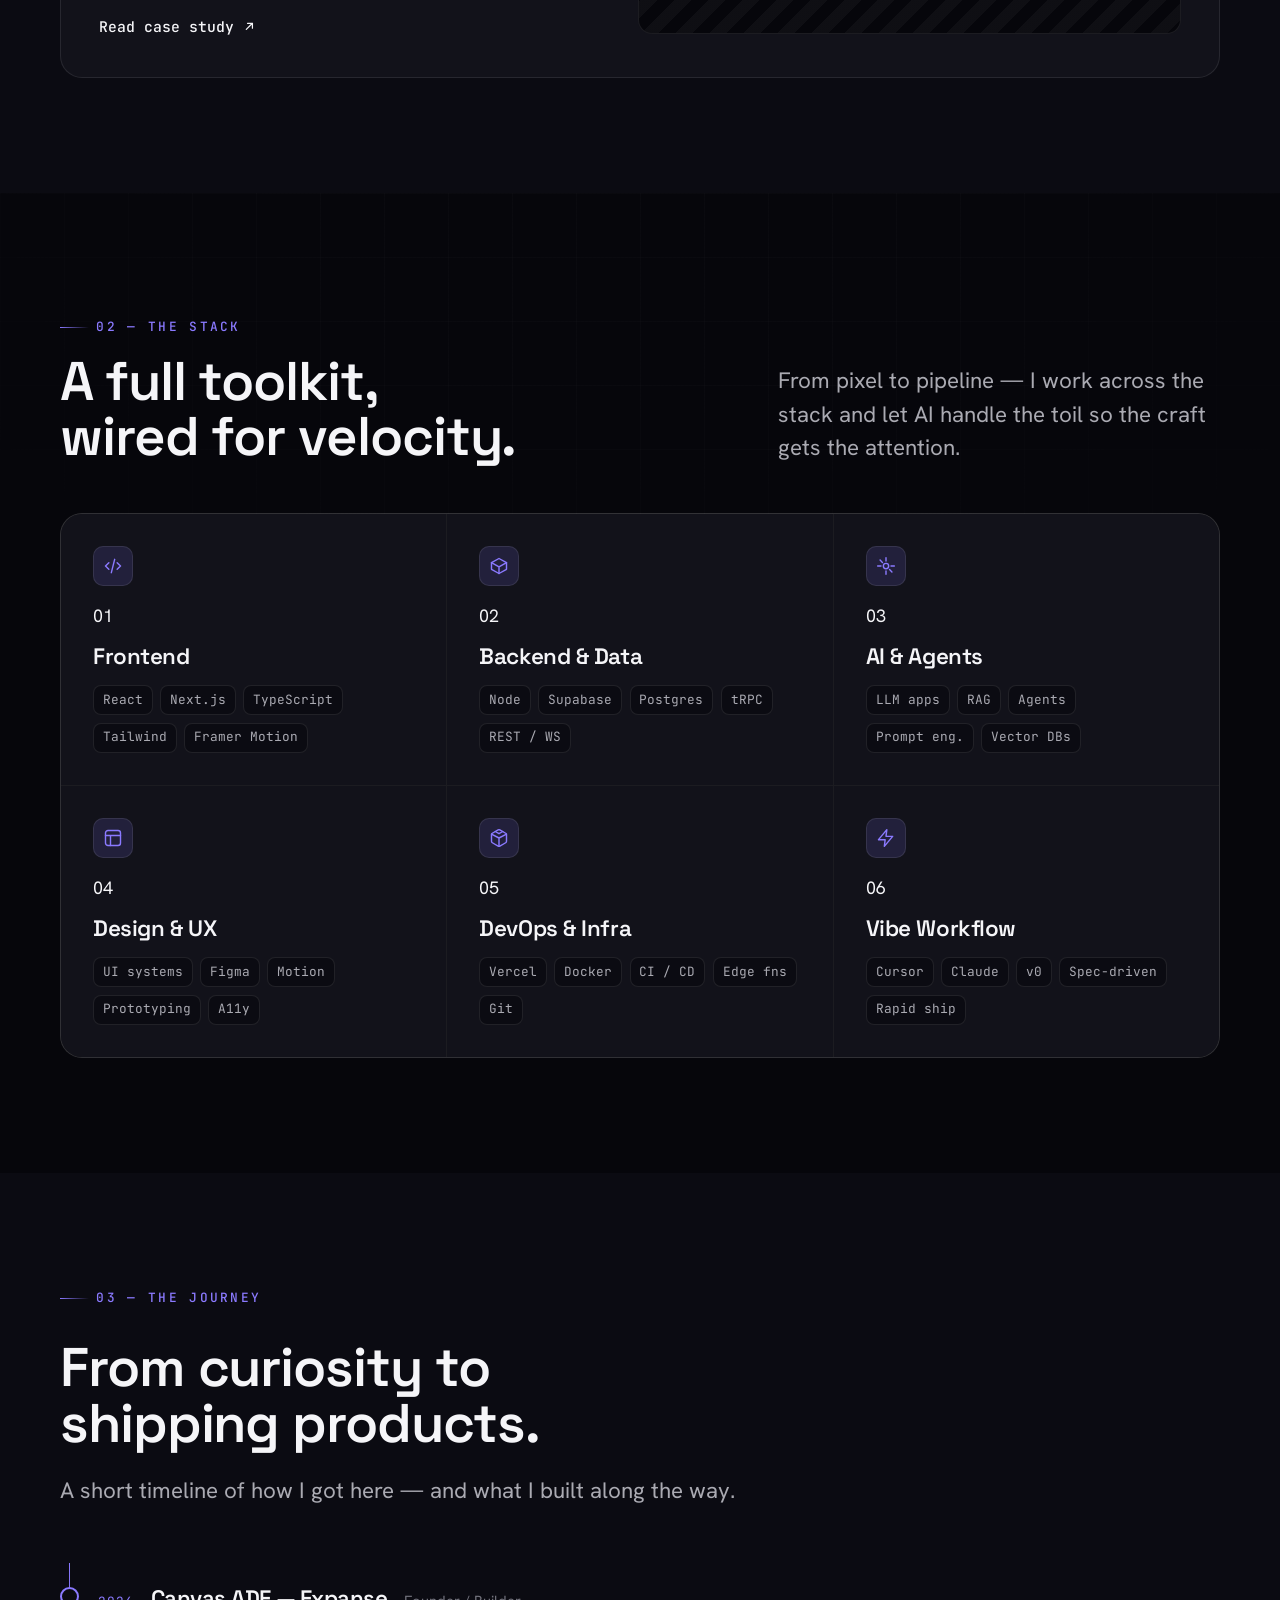
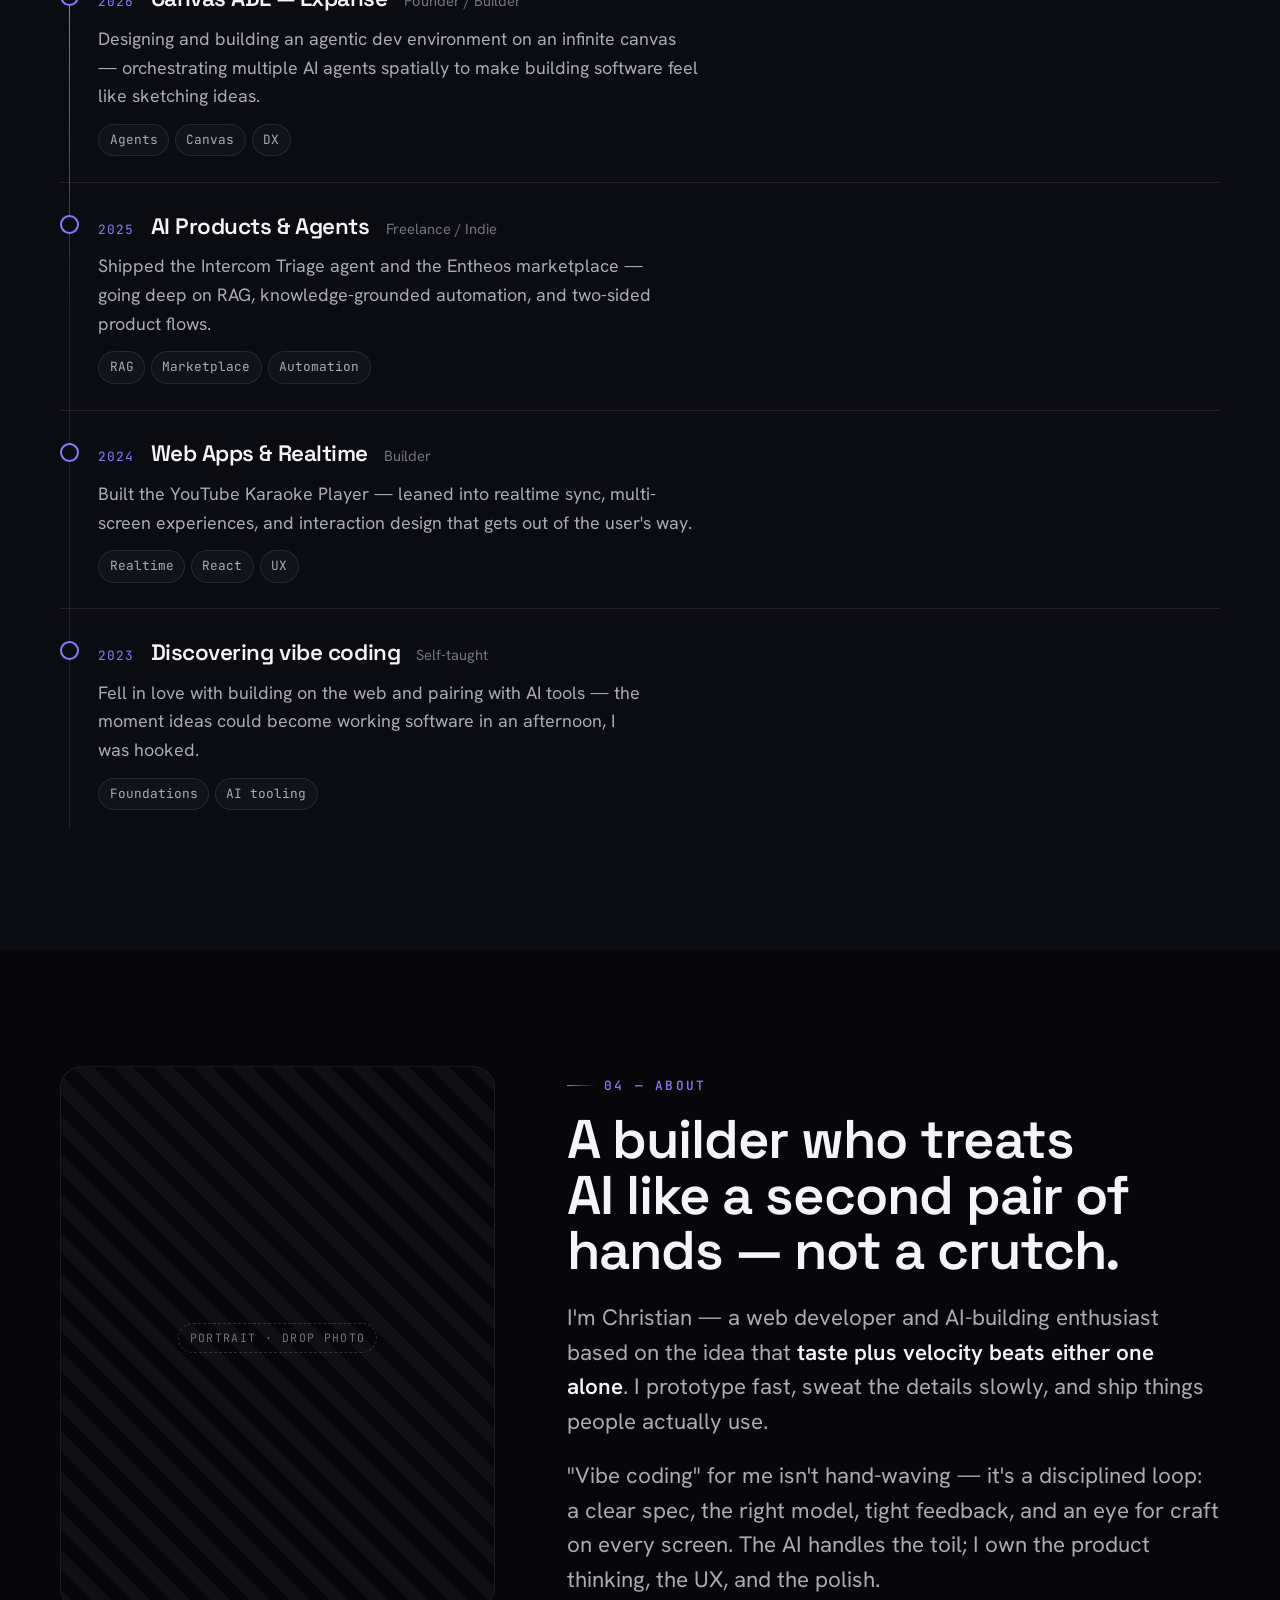
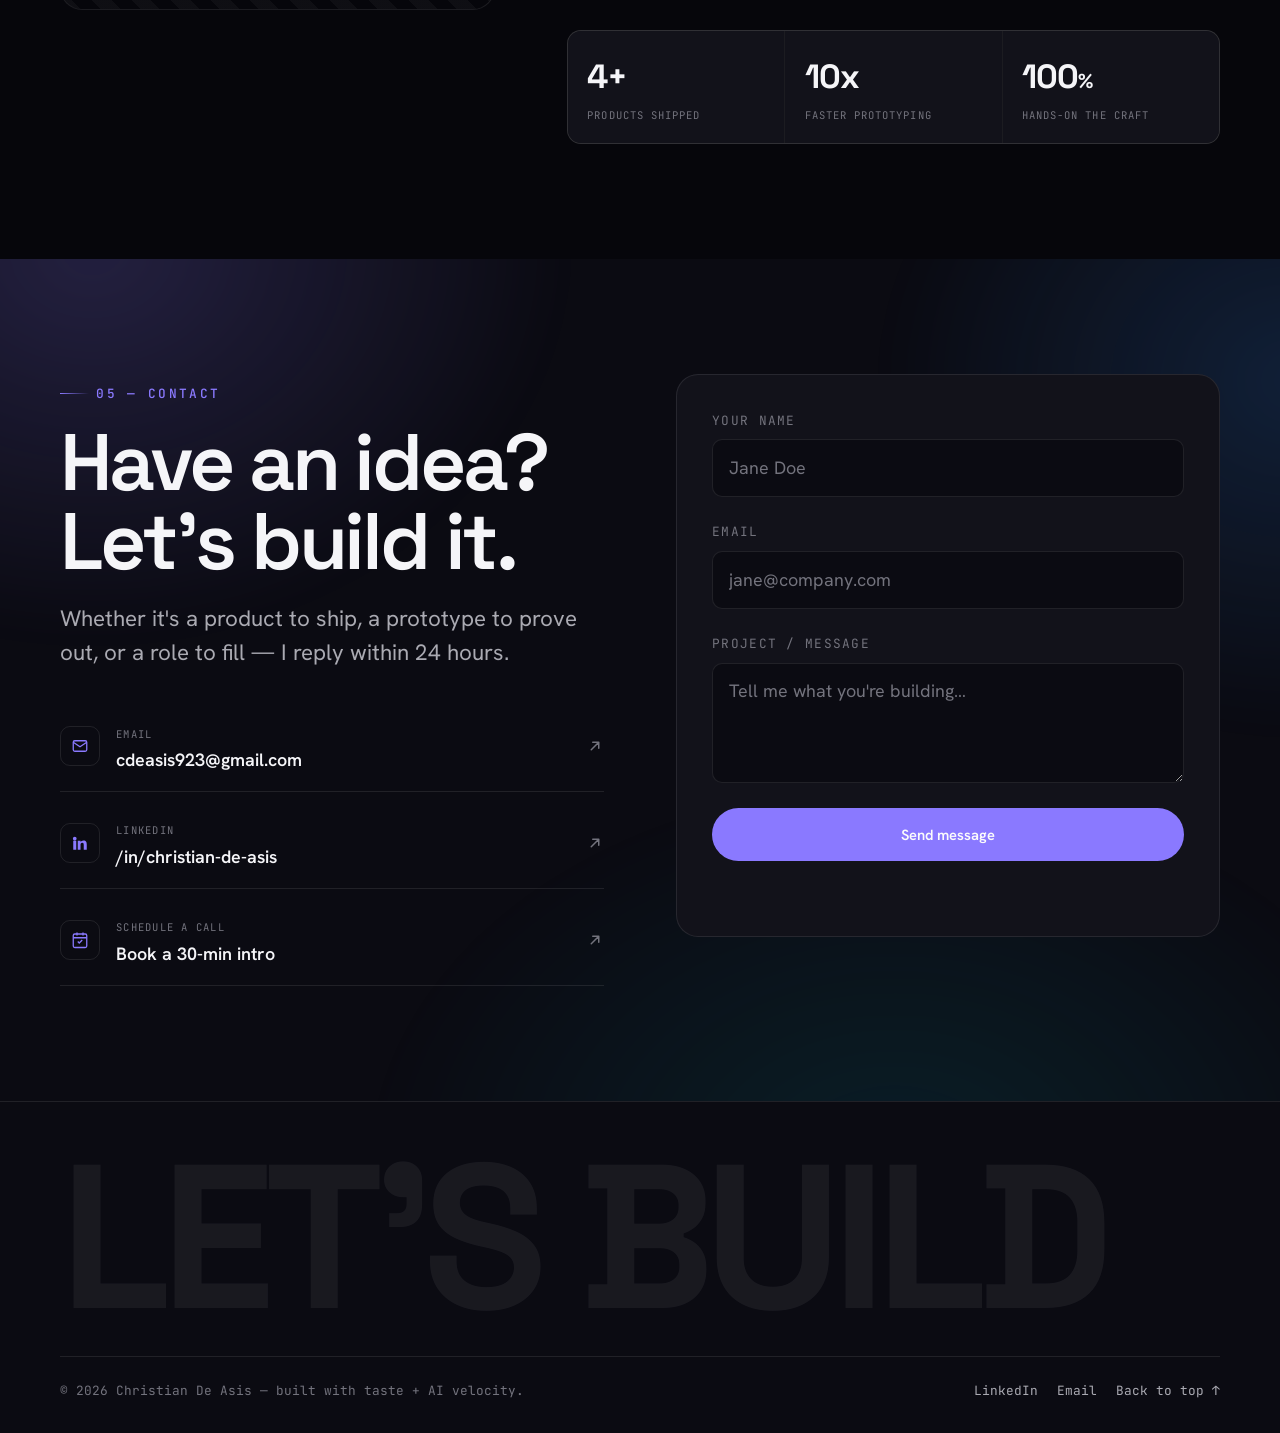
<file: index-print.html>
<!DOCTYPE html>
<html lang="en" data-theme="dark">
<head>
<meta charset="UTF-8">
<meta name="viewport" content="width=device-width, initial-scale=1.0">
<title>Christian De Asis — AI Vibe Coder & Web Developer</title>
<meta name="description" content="Christian De Asis is a web developer and AI vibe coder turning prompts into production-ready software. Selected work: Entheos, YouTube Karaoke Player, Intercom Triage, Canvas ADE.">
<meta name="author" content="Christian De Asis">
<meta property="og:title" content="Christian De Asis — AI Vibe Coder & Web Developer">
<meta property="og:description" content="Turning prompts into production-ready software.">
<meta property="og:type" content="website">
<meta name="theme-color" content="#0c0c12">
<link rel="preconnect" href="https://fonts.googleapis.com">
<link rel="preconnect" href="https://fonts.gstatic.com" crossorigin>
<link rel="stylesheet" href="styles/portfolio.css?v=2">
</head>
<body>
<div class="progress"></div>
<div class="noise"></div>

<!-- ============ NAV ============ -->
<header class="nav">
  <div class="container nav-inner">
    <a href="#top" class="logo" aria-label="Christian De Asis — home">
      <span class="logo-mark">CD</span>
      <span class="hide-mobile">Christian&nbsp;De&nbsp;Asis</span>
    </a>
    <nav class="nav-links" aria-label="Primary">
      <a href="#work"><span class="num">01</span>Work</a>
      <a href="#skills"><span class="num">02</span>Stack</a>
      <a href="#timeline"><span class="num">03</span>Journey</a>
      <a href="#about"><span class="num">04</span>About</a>
      <a href="#contact"><span class="num">05</span>Contact</a>
    </nav>
    <div class="nav-right">
      <button class="theme-toggle" data-theme-toggle aria-label="Toggle color theme">
        <svg class="moon" viewBox="0 0 24 24" fill="none" stroke="currentColor" stroke-width="1.7" stroke-linecap="round" stroke-linejoin="round"><path d="M21 12.8A9 9 0 1 1 11.2 3a7 7 0 0 0 9.8 9.8Z"/></svg>
        <svg class="sun" viewBox="0 0 24 24" fill="none" stroke="currentColor" stroke-width="1.7" stroke-linecap="round" stroke-linejoin="round"><circle cx="12" cy="12" r="4.5"/><path d="M12 2v2M12 20v2M2 12h2M20 12h2M5 5l1.5 1.5M17.5 17.5 19 19M19 5l-1.5 1.5M6.5 17.5 5 19"/></svg>
      </button>
      <a href="#contact" class="btn btn-primary btn-sm hide-mobile" data-magnetic="0.3">Let's talk</a>
      <button class="menu-btn" data-menu-btn aria-label="Open menu"><span></span><span></span></button>
    </div>
  </div>
</header>

<!-- ============ MOBILE MENU ============ -->
<div class="mobile-menu">
  <a href="#work"><span class="num">01</span>Work</a>
  <a href="#skills"><span class="num">02</span>Stack</a>
  <a href="#timeline"><span class="num">03</span>Journey</a>
  <a href="#about"><span class="num">04</span>About</a>
  <a href="#contact"><span class="num">05</span>Contact</a>
</div>

<main id="top">

<!-- ============ HERO ============ -->
<section class="hero">
  <div class="hero-bg" aria-hidden="true">
    <div class="hero-mesh"></div>
    <div class="bg-grid"></div>
  </div>
  <div class="container hero-content">
    <div class="hero-grid">
      <div class="hero-left">
        <div data-reveal>
          <span class="avail"><span class="pulse"><i></i></span>Available for freelance &amp; full-time</span>
        </div>
        <h1 data-reveal style="--reveal-delay:.08s">
          I vibe-code <span class="gradient-text">products</span> at the speed of thought.
        </h1>
        <p class="lead hero-sub" data-reveal style="--reveal-delay:.16s">
          I'm <strong style="color:var(--text)">Christian De Asis</strong> — a web developer &amp; AI-building enthusiast who turns prompts into production-ready software. I pair human taste with AI velocity to ship real products, fast.
        </p>
        <div class="hero-cta" data-reveal style="--reveal-delay:.24s">
          <a href="#work" class="btn btn-primary" data-magnetic="0.35">
            View selected work
            <svg viewBox="0 0 24 24" fill="none" stroke="currentColor" stroke-width="2" stroke-linecap="round" stroke-linejoin="round"><path d="M5 12h14M13 6l6 6-6 6"/></svg>
          </a>
          <a href="#contact" class="btn btn-ghost" data-magnetic="0.25">Start a project</a>
        </div>
        <div class="hero-socials" data-reveal style="--reveal-delay:.3s">
          <a class="icon-link" href="https://www.linkedin.com/in/christian-de-asis-0092412aa/" target="_blank" rel="noopener" aria-label="LinkedIn">
            <svg viewBox="0 0 24 24" fill="currentColor"><path d="M4.98 3.5a2.5 2.5 0 1 1 0 5 2.5 2.5 0 0 1 0-5ZM3 9h4v12H3V9Zm6 0h3.8v1.7h.05c.53-1 1.83-2.05 3.77-2.05C20.4 8.65 21 11 21 14.1V21h-4v-6.1c0-1.45-.03-3.3-2-3.3-2 0-2.3 1.57-2.3 3.2V21H9V9Z"/></svg>
          </a>
          <a class="icon-link" href="mailto:cdeasis923@gmail.com" aria-label="Email">
            <svg viewBox="0 0 24 24" fill="none" stroke="currentColor" stroke-width="1.7"><rect x="3" y="5" width="18" height="14" rx="2"/><path d="m3 7 9 6 9-6"/></svg>
          </a>
          <a class="icon-link" href="#work" aria-label="GitHub">
            <svg viewBox="0 0 24 24" fill="currentColor"><path d="M12 2a10 10 0 0 0-3.16 19.49c.5.09.68-.22.68-.48l-.01-1.7c-2.78.6-3.37-1.34-3.37-1.34-.45-1.16-1.11-1.47-1.11-1.47-.91-.62.07-.6.07-.6 1 .07 1.53 1.03 1.53 1.03.9 1.53 2.36 1.09 2.94.83.09-.65.35-1.09.63-1.34-2.22-.25-4.55-1.11-4.55-4.94 0-1.09.39-1.98 1.03-2.68-.1-.25-.45-1.27.1-2.65 0 0 .84-.27 2.75 1.02a9.6 9.6 0 0 1 5 0c1.91-1.29 2.75-1.02 2.75-1.02.55 1.38.2 2.4.1 2.65.64.7 1.03 1.59 1.03 2.68 0 3.84-2.34 4.69-4.57 4.94.36.31.68.92.68 1.85l-.01 2.74c0 .27.18.58.69.48A10 10 0 0 0 12 2Z"/></svg>
          </a>
        </div>
      </div>

      <!-- Prompt card -->
      <div class="hero-right" data-reveal style="--reveal-delay:.2s">
        <div class="prompt-card" data-magnetic="0.06">
          <div class="prompt-top">
            <span class="dots"><i></i><i></i><i></i></span>
            <span class="file">build.prompt</span>
          </div>
          <div class="prompt-body">
            <div class="prompt-line"><span class="gut">01</span><span><span class="you">christian ›</span> <span data-type="ship a karaoke app with a live queue + TV display"></span><span class="caret"></span></span></div>
            <div class="prompt-line"><span class="gut">02</span><span class="tok-fn">✦ generating</span></div>
            <div class="prompt-line"><span class="gut">03</span><span><span class="tok-key">const</span> app = <span class="tok-fn">createProduct</span>({</span></div>
            <div class="prompt-line"><span class="gut">04</span><span>&nbsp;&nbsp;stack: [<span class="tok-str">'react'</span>, <span class="tok-str">'node'</span>, <span class="tok-str">'ai'</span>],</span></div>
            <div class="prompt-line"><span class="gut">05</span><span>&nbsp;&nbsp;taste: <span class="tok-key">true</span>, ship: <span class="tok-key">true</span></span></div>
            <div class="prompt-line"><span class="gut">06</span><span>});</span></div>
            <div class="prompt-line"><span class="gut">07</span><span class="tok-str">// → deployed in an afternoon ✓</span></div>
          </div>
        </div>
      </div>
    </div>
  </div>
  <div class="scroll-hint" aria-hidden="true">
    <span>Scroll</span>
    <span class="bar"></span>
  </div>
</section>

<!-- ============ TICKER ============ -->
<div class="ticker" aria-hidden="true">
  <div class="ticker-track">
    <span class="ticker-item">React<span class="star">✦</span></span>
    <span class="ticker-item">Next.js<span class="star">✦</span></span>
    <span class="ticker-item">TypeScript<span class="star">✦</span></span>
    <span class="ticker-item">Node<span class="star">✦</span></span>
    <span class="ticker-item">AI Agents<span class="star">✦</span></span>
    <span class="ticker-item">Tailwind<span class="star">✦</span></span>
    <span class="ticker-item">Supabase<span class="star">✦</span></span>
    <span class="ticker-item">Vibe Coding<span class="star">✦</span></span>
    <span class="ticker-item">React<span class="star">✦</span></span>
    <span class="ticker-item">Next.js<span class="star">✦</span></span>
    <span class="ticker-item">TypeScript<span class="star">✦</span></span>
    <span class="ticker-item">Node<span class="star">✦</span></span>
    <span class="ticker-item">AI Agents<span class="star">✦</span></span>
    <span class="ticker-item">Tailwind<span class="star">✦</span></span>
    <span class="ticker-item">Supabase<span class="star">✦</span></span>
    <span class="ticker-item">Vibe Coding<span class="star">✦</span></span>
  </div>
</div>

<!-- ============ WORK ============ -->
<section id="work" class="section-pad">
  <div class="container">
    <div class="section-head between" data-reveal>
      <div class="head-left">
        <span class="kicker">01 — Selected Work</span>
        <h2 style="margin-top:1rem">Products I designed, built, and shipped.</h2>
      </div>
      <p class="lead" style="max-width:34ch">Four real builds — each one prompt-driven, taste-tuned, and taken end-to-end from idea to interface.</p>
    </div>

    <div class="projects-list">

      <!-- Entheos -->
      <article class="project" data-reveal>
        <div class="project-body">
          <span class="project-index">01 / Marketplace</span>
          <h3>Entheos</h3>
          <p class="project-desc">A two-sided platform where homeowners connect with licensed electrical professionals and shop verified electrical supplies — all in one place.</p>
          <div class="project-meta">
            <div class="metric"><span class="val">2-in-1</span><span class="lbl">Hire + Shop</span></div>
            <div class="metric"><span class="val">100%</span><span class="lbl">Licensed pros</span></div>
            <div class="metric"><span class="val">&lt;3s</span><span class="lbl">Quote flow</span></div>
          </div>
          <div class="project-stack">
            <span class="chip"><span class="chip-dot"></span>Next.js</span>
            <span class="chip">Stripe</span>
            <span class="chip">Supabase</span>
            <span class="chip">Maps API</span>
          </div>
          <div class="project-actions">
            <a href="work/entheos.html" class="link-arrow">Read case study <svg viewBox="0 0 24 24" fill="none" stroke="currentColor" stroke-width="2" stroke-linecap="round" stroke-linejoin="round"><path d="M7 17 17 7M9 7h8v8"/></svg></a>
          </div>
        </div>
        <a href="work/entheos.html" class="project-media" aria-label="Open Entheos case study">
          <div class="mockup">
            <div class="mockup-bar"><i></i><i></i><i></i><span class="url">entheos.app</span></div>
            <div class="mockup-canvas"><div class="glow-orb" style="background:var(--violet)"></div><span class="mockup-label">product shot · marketplace UI</span></div>
          </div>
        </a>
      </article>

      <!-- Karaoke -->
      <article class="project flip" data-reveal>
        <a href="work/karaoke.html" class="project-media" aria-label="Open YouTube Karaoke Player case study">
          <div class="mockup">
            <div class="mockup-bar"><i></i><i></i><i></i><span class="url">karaoke.tv</span></div>
            <div class="mockup-canvas"><div class="glow-orb" style="background:var(--cyan)"></div><span class="mockup-label">product shot · TV + queue</span></div>
          </div>
        </a>
        <div class="project-body">
          <span class="project-index">02 / Media App</span>
          <h3>YouTube Karaoke Player</h3>
          <p class="project-desc">A stripped-down karaoke experience built on YouTube — collaborative song queue, host controls, and a dedicated big-screen TV display mode for the party.</p>
          <div class="project-meta">
            <div class="metric"><span class="val">Real-time</span><span class="lbl">Shared queue</span></div>
            <div class="metric"><span class="val">2-screen</span><span class="lbl">Remote + TV</span></div>
            <div class="metric"><span class="val">0</span><span class="lbl">Sign-up friction</span></div>
          </div>
          <div class="project-stack">
            <span class="chip"><span class="chip-dot"></span>React</span>
            <span class="chip">YouTube API</span>
            <span class="chip">WebSockets</span>
            <span class="chip">Zustand</span>
          </div>
          <div class="project-actions">
            <a href="work/karaoke.html" class="link-arrow">Read case study <svg viewBox="0 0 24 24" fill="none" stroke="currentColor" stroke-width="2" stroke-linecap="round" stroke-linejoin="round"><path d="M7 17 17 7M9 7h8v8"/></svg></a>
          </div>
        </div>
      </article>

      <!-- Triage -->
      <article class="project" data-reveal>
        <div class="project-body">
          <span class="project-index">03 / AI Agent</span>
          <h3>Intercom Triage App</h3>
          <p class="project-desc">An AI agent that auto-categorizes incoming support tickets against a product's knowledge base — routing each conversation to the right team before a human ever reads it.</p>
          <div class="project-meta">
            <div class="metric"><span class="val">~90%</span><span class="lbl">Auto-tag accuracy</span></div>
            <div class="metric"><span class="val">Instant</span><span class="lbl">Routing</span></div>
            <div class="metric"><span class="val">KB-aware</span><span class="lbl">Grounded</span></div>
          </div>
          <div class="project-stack">
            <span class="chip"><span class="chip-dot"></span>Node</span>
            <span class="chip">LLM / RAG</span>
            <span class="chip">Intercom API</span>
            <span class="chip">Vector DB</span>
          </div>
          <div class="project-actions">
            <a href="work/triage.html" class="link-arrow">Read case study <svg viewBox="0 0 24 24" fill="none" stroke="currentColor" stroke-width="2" stroke-linecap="round" stroke-linejoin="round"><path d="M7 17 17 7M9 7h8v8"/></svg></a>
          </div>
        </div>
        <a href="work/triage.html" class="project-media" aria-label="Open Intercom Triage case study">
          <div class="mockup">
            <div class="mockup-bar"><i></i><i></i><i></i><span class="url">triage.ai</span></div>
            <div class="mockup-canvas"><div class="glow-orb" style="background:var(--indigo)"></div><span class="mockup-label">product shot · ticket pipeline</span></div>
          </div>
        </a>
      </article>

      <!-- Canvas ADE -->
      <article class="project flip" data-reveal>
        <a href="work/canvas-ade.html" class="project-media" aria-label="Open Canvas ADE case study">
          <div class="mockup">
            <div class="mockup-bar"><i></i><i></i><i></i><span class="url">expanse.dev</span></div>
            <div class="mockup-canvas"><div class="glow-orb" style="background:var(--violet-bright)"></div><span class="mockup-label">product shot · infinite canvas</span></div>
          </div>
        </a>
        <div class="project-body">
          <span class="project-index">04 / Dev Tooling</span>
          <h3>Canvas ADE <span style="color:var(--text-faint);font-weight:400">(Expanse)</span></h3>
          <p class="project-desc">An agentic development environment on an infinite canvas — spin up parallel AI agents as spatial nodes, branch ideas, and orchestrate whole build flows visually instead of in a single chat thread.</p>
          <div class="project-meta">
            <div class="metric"><span class="val">∞</span><span class="lbl">Canvas workspace</span></div>
            <div class="metric"><span class="val">Multi-agent</span><span class="lbl">Parallel runs</span></div>
            <div class="metric"><span class="val">Spatial</span><span class="lbl">Build flows</span></div>
          </div>
          <div class="project-stack">
            <span class="chip"><span class="chip-dot"></span>React</span>
            <span class="chip">Canvas / WebGL</span>
            <span class="chip">Agents SDK</span>
            <span class="chip">tRPC</span>
          </div>
          <div class="project-actions">
            <a href="work/canvas-ade.html" class="link-arrow">Read case study <svg viewBox="0 0 24 24" fill="none" stroke="currentColor" stroke-width="2" stroke-linecap="round" stroke-linejoin="round"><path d="M7 17 17 7M9 7h8v8"/></svg></a>
          </div>
        </div>
      </article>

    </div>
  </div>
</section>

<!-- ============ SKILLS ============ -->
<section id="skills" class="section-pad" style="background:var(--bg-deep)">
  <div class="bg-grid" aria-hidden="true" style="opacity:.5"></div>
  <div class="container" style="position:relative;z-index:1">
    <div class="section-head between" data-reveal>
      <div class="head-left">
        <span class="kicker">02 — The Stack</span>
        <h2 style="margin-top:1rem">A full toolkit, wired for velocity.</h2>
      </div>
      <p class="lead" style="max-width:34ch">From pixel to pipeline — I work across the stack and let AI handle the toil so the craft gets the attention.</p>
    </div>

    <div class="skills-grid" data-stagger="0.07">
      <div class="skill-cell" data-reveal>
        <div class="icon"><svg viewBox="0 0 24 24" fill="none" stroke="currentColor" stroke-width="1.7" stroke-linecap="round" stroke-linejoin="round"><path d="m7 8-4 4 4 4M17 8l4 4-4 4M14 4l-4 16"/></svg></div>
        <span class="num">01</span>
        <h3>Frontend</h3>
        <div class="skill-tags">
          <span class="skill-tag">React</span><span class="skill-tag">Next.js</span><span class="skill-tag">TypeScript</span><span class="skill-tag">Tailwind</span><span class="skill-tag">Framer Motion</span>
        </div>
      </div>
      <div class="skill-cell" data-reveal>
        <div class="icon"><svg viewBox="0 0 24 24" fill="none" stroke="currentColor" stroke-width="1.7" stroke-linecap="round" stroke-linejoin="round"><path d="m12 3 9 5v8l-9 5-9-5V8l9-5Z"/><path d="m3 8 9 5 9-5M12 21V13"/></svg></div>
        <span class="num">02</span>
        <h3>Backend &amp; Data</h3>
        <div class="skill-tags">
          <span class="skill-tag">Node</span><span class="skill-tag">Supabase</span><span class="skill-tag">Postgres</span><span class="skill-tag">tRPC</span><span class="skill-tag">REST / WS</span>
        </div>
      </div>
      <div class="skill-cell" data-reveal>
        <div class="icon"><svg viewBox="0 0 24 24" fill="none" stroke="currentColor" stroke-width="1.7" stroke-linecap="round" stroke-linejoin="round"><path d="M12 2v4M12 18v4M4.9 4.9l2.8 2.8M16.3 16.3l2.8 2.8M2 12h4M18 12h4"/><circle cx="12" cy="12" r="3.2"/></svg></div>
        <span class="num">03</span>
        <h3>AI &amp; Agents</h3>
        <div class="skill-tags">
          <span class="skill-tag">LLM apps</span><span class="skill-tag">RAG</span><span class="skill-tag">Agents</span><span class="skill-tag">Prompt eng.</span><span class="skill-tag">Vector DBs</span>
        </div>
      </div>
      <div class="skill-cell" data-reveal>
        <div class="icon"><svg viewBox="0 0 24 24" fill="none" stroke="currentColor" stroke-width="1.7" stroke-linecap="round" stroke-linejoin="round"><rect x="3" y="3" width="18" height="18" rx="3"/><path d="M3 9h18M9 21V9"/></svg></div>
        <span class="num">04</span>
        <h3>Design &amp; UX</h3>
        <div class="skill-tags">
          <span class="skill-tag">UI systems</span><span class="skill-tag">Figma</span><span class="skill-tag">Motion</span><span class="skill-tag">Prototyping</span><span class="skill-tag">A11y</span>
        </div>
      </div>
      <div class="skill-cell" data-reveal>
        <div class="icon"><svg viewBox="0 0 24 24" fill="none" stroke="currentColor" stroke-width="1.7" stroke-linecap="round" stroke-linejoin="round"><path d="M21 16V8a2 2 0 0 0-1-1.7l-7-4a2 2 0 0 0-2 0l-7 4A2 2 0 0 0 3 8v8a2 2 0 0 0 1 1.7l7 4a2 2 0 0 0 2 0l7-4A2 2 0 0 0 21 16Z"/><path d="M7.5 4.2 12 6.8l4.5-2.6M3 7.3 12 12l9-4.7M12 22V12"/></svg></div>
        <span class="num">05</span>
        <h3>DevOps &amp; Infra</h3>
        <div class="skill-tags">
          <span class="skill-tag">Vercel</span><span class="skill-tag">Docker</span><span class="skill-tag">CI / CD</span><span class="skill-tag">Edge fns</span><span class="skill-tag">Git</span>
        </div>
      </div>
      <div class="skill-cell" data-reveal>
        <div class="icon"><svg viewBox="0 0 24 24" fill="none" stroke="currentColor" stroke-width="1.7" stroke-linecap="round" stroke-linejoin="round"><path d="M13 2 3 14h8l-1 8 10-12h-8l1-8Z"/></svg></div>
        <span class="num">06</span>
        <h3>Vibe Workflow</h3>
        <div class="skill-tags">
          <span class="skill-tag">Cursor</span><span class="skill-tag">Claude</span><span class="skill-tag">v0</span><span class="skill-tag">Spec-driven</span><span class="skill-tag">Rapid ship</span>
        </div>
      </div>
    </div>
  </div>
</section>

<!-- ============ TIMELINE ============ -->
<section id="timeline" class="section-pad">
  <div class="container">
    <div class="section-head" data-reveal>
      <span class="kicker">03 — The Journey</span>
      <h2 style="margin-top:1rem">From curiosity to shipping products.</h2>
      <p class="lead" style="margin-top:.4rem">A short timeline of how I got here — and what I built along the way.</p>
    </div>

    <div class="timeline" data-stagger="0.06">
      <div class="tl-item" data-reveal>
        <div class="tl-head"><span class="tl-year">2026</span><span class="tl-role">Canvas ADE — Expanse</span><span class="tl-org">Founder / Builder</span></div>
        <p class="tl-desc">Designing and building an agentic dev environment on an infinite canvas — orchestrating multiple AI agents spatially to make building software feel like sketching ideas.</p>
        <div class="tl-tags"><span class="chip">Agents</span><span class="chip">Canvas</span><span class="chip">DX</span></div>
      </div>
      <div class="tl-item" data-reveal>
        <div class="tl-head"><span class="tl-year">2025</span><span class="tl-role">AI Products &amp; Agents</span><span class="tl-org">Freelance / Indie</span></div>
        <p class="tl-desc">Shipped the Intercom Triage agent and the Entheos marketplace — going deep on RAG, knowledge-grounded automation, and two-sided product flows.</p>
        <div class="tl-tags"><span class="chip">RAG</span><span class="chip">Marketplace</span><span class="chip">Automation</span></div>
      </div>
      <div class="tl-item" data-reveal>
        <div class="tl-head"><span class="tl-year">2024</span><span class="tl-role">Web Apps &amp; Realtime</span><span class="tl-org">Builder</span></div>
        <p class="tl-desc">Built the YouTube Karaoke Player — leaned into realtime sync, multi-screen experiences, and interaction design that gets out of the user's way.</p>
        <div class="tl-tags"><span class="chip">Realtime</span><span class="chip">React</span><span class="chip">UX</span></div>
      </div>
      <div class="tl-item" data-reveal>
        <div class="tl-head"><span class="tl-year">2023</span><span class="tl-role">Discovering vibe coding</span><span class="tl-org">Self-taught</span></div>
        <p class="tl-desc">Fell in love with building on the web and pairing with AI tools — the moment ideas could become working software in an afternoon, I was hooked.</p>
        <div class="tl-tags"><span class="chip">Foundations</span><span class="chip">AI tooling</span></div>
      </div>
    </div>
  </div>
</section>

<!-- ============ ABOUT ============ -->
<section id="about" class="section-pad" style="background:var(--bg-deep)">
  <div class="container">
    <div class="about-grid">
      <div class="portrait" data-reveal data-reveal-clip>
        <div class="ph"><span>portrait · drop photo</span></div>
      </div>
      <div class="about-copy" data-reveal style="--reveal-delay:.1s">
        <span class="kicker">04 — About</span>
        <h2 style="margin:1rem 0 1.4rem;font-size:var(--fs-2xl)">A builder who treats AI like a second pair of hands — not a crutch.</h2>
        <p>I'm Christian — a web developer and AI-building enthusiast based on the idea that <strong>taste plus velocity beats either one alone</strong>. I prototype fast, sweat the details slowly, and ship things people actually use.</p>
        <p>"Vibe coding" for me isn't hand-waving — it's a disciplined loop: a clear spec, the right model, tight feedback, and an eye for craft on every screen. The AI handles the toil; I own the product thinking, the UX, and the polish.</p>
        <div class="stats-row" data-reveal>
          <div class="stat-cell"><span class="big"><span data-count="4">0</span>+</span><span class="cap">Products shipped</span></div>
          <div class="stat-cell"><span class="big"><span data-count="10">0</span>x</span><span class="cap">Faster prototyping</span></div>
          <div class="stat-cell"><span class="big">100<span style="font-size:.6em">%</span></span><span class="cap">Hands-on the craft</span></div>
        </div>
      </div>
    </div>
  </div>
</section>

<!-- ============ CONTACT ============ -->
<section id="contact" class="section-pad contact">
  <div class="hero-mesh" aria-hidden="true" style="opacity:.4"></div>
  <div class="container" style="position:relative;z-index:1">
    <div class="contact-grid">
      <div class="contact-head" data-reveal>
        <span class="kicker">05 — Contact</span>
        <h2 style="margin-top:1.2rem">Have an idea?<br>Let's build it.</h2>
        <p class="lead" style="margin-top:1.4rem;max-width:42ch">Whether it's a product to ship, a prototype to prove out, or a role to fill — I reply within 24 hours.</p>

        <div class="contact-channels">
          <a class="channel" href="mailto:cdeasis923@gmail.com">
            <span class="c-ic"><svg viewBox="0 0 24 24" fill="none" stroke="currentColor" stroke-width="1.7"><rect x="3" y="5" width="18" height="14" rx="2"/><path d="m3 7 9 6 9-6"/></svg></span>
            <span><span class="c-label">Email</span><br><span class="c-val">cdeasis923@gmail.com</span></span>
            <span class="c-arrow"><svg viewBox="0 0 24 24" width="18" height="18" fill="none" stroke="currentColor" stroke-width="2" stroke-linecap="round" stroke-linejoin="round"><path d="M7 17 17 7M9 7h8v8"/></svg></span>
          </a>
          <a class="channel" href="https://www.linkedin.com/in/christian-de-asis-0092412aa/" target="_blank" rel="noopener">
            <span class="c-ic"><svg viewBox="0 0 24 24" fill="currentColor"><path d="M4.98 3.5a2.5 2.5 0 1 1 0 5 2.5 2.5 0 0 1 0-5ZM3 9h4v12H3V9Zm6 0h3.8v1.7h.05c.53-1 1.83-2.05 3.77-2.05C20.4 8.65 21 11 21 14.1V21h-4v-6.1c0-1.45-.03-3.3-2-3.3-2 0-2.3 1.57-2.3 3.2V21H9V9Z"/></svg></span>
            <span><span class="c-label">LinkedIn</span><br><span class="c-val">/in/christian-de-asis</span></span>
            <span class="c-arrow"><svg viewBox="0 0 24 24" width="18" height="18" fill="none" stroke="currentColor" stroke-width="2" stroke-linecap="round" stroke-linejoin="round"><path d="M7 17 17 7M9 7h8v8"/></svg></span>
          </a>
          <a class="channel" href="mailto:cdeasis923@gmail.com?subject=Let's%20schedule%20a%20call">
            <span class="c-ic"><svg viewBox="0 0 24 24" fill="none" stroke="currentColor" stroke-width="1.7"><rect x="3" y="4" width="18" height="18" rx="2"/><path d="M3 9h18M8 2v4M16 2v4M9 14l2 2 4-4"/></svg></span>
            <span><span class="c-label">Schedule a call</span><br><span class="c-val">Book a 30-min intro</span></span>
            <span class="c-arrow"><svg viewBox="0 0 24 24" width="18" height="18" fill="none" stroke="currentColor" stroke-width="2" stroke-linecap="round" stroke-linejoin="round"><path d="M7 17 17 7M9 7h8v8"/></svg></span>
          </a>
        </div>
      </div>

      <form class="form" data-contact-form novalidate data-reveal style="--reveal-delay:.1s">
        <div class="field">
          <label for="name">Your name</label>
          <input type="text" id="name" name="name" placeholder="Jane Doe" autocomplete="name">
          <span class="err">// name is required</span>
        </div>
        <div class="field">
          <label for="email">Email</label>
          <input type="email" id="email" name="email" placeholder="jane@company.com" autocomplete="email">
          <span class="err">// enter a valid email</span>
        </div>
        <div class="field">
          <label for="message">Project / message</label>
          <textarea id="message" name="message" placeholder="Tell me what you're building…"></textarea>
          <span class="err">// a few more words, please</span>
        </div>
        <button type="submit" class="btn btn-primary btn-block" data-magnetic="0.2">Send message</button>
        <p class="form-status" role="status" aria-live="polite"></p>
      </form>
    </div>
  </div>
</section>

</main>

<!-- ============ FOOTER ============ -->
<footer class="footer">
  <div class="container">
    <div style="overflow:hidden"><div class="footer-big">LET'S BUILD</div></div>
    <div class="footer-bottom">
      <span class="muted">© <span data-year></span> Christian De Asis — built with taste + AI velocity.</span>
      <div class="footer-links">
        <a href="https://www.linkedin.com/in/christian-de-asis-0092412aa/" target="_blank" rel="noopener">LinkedIn</a>
        <a href="mailto:cdeasis923@gmail.com">Email</a>
        <a href="#top">Back to top ↑</a>
      </div>
    </div>
  </div>
</footer>

<script src="scripts/portfolio.js?v=2"></script>
<script>
(async () => {
  // Prepend so page-supplied @page / break rules (deck-stage's margin:0,
  // author CSS) keep source-order precedence over the baseline.
  const baseCss = document.createElement('style');
  baseCss.textContent = "@media print {\n  @page { margin: 0.5cm; }\n  html, body { print-color-adjust: exact; -webkit-print-color-adjust: exact; }\n  section, article, figure, table { break-inside: avoid; }\n  *, *::before, *::after {\n    animation-delay: -99s !important; animation-duration: .001s !important;\n    animation-iteration-count: 1 !important; animation-fill-mode: both !important;\n    animation-play-state: running !important; transition-duration: 0s !important;\n  }\n}";
  document.head.prepend(baseCss);
  if (document.readyState === 'loading') {
    await new Promise((r) => document.addEventListener('DOMContentLoaded', r, { once: true }));
  }
  let ds = document.querySelector('deck-stage');
  // whenDefined never resolves when nothing registers the element, so only
  // await it when a <deck-stage> tag exists (and race a timeout regardless).
  if (ds && !customElements.get('deck-stage')) {
    try {
      await Promise.race([
        customElements.whenDefined('deck-stage'),
        new Promise((r) => setTimeout(r, 3000)),
      ]);
    } catch (e) {}
    ds = document.querySelector('deck-stage');
  }
  // dc-runtime assigns window.DCLogic at init and mounts into #dc-root on
  // DOMContentLoaded; settle on that subtree so React has rendered before
  // print(). Non-DC pages fall through to weighing body.
  const isDc = !ds && 'DCLogic' in window;
  const settleRoot = ds || (isDc ? document.getElementById('dc-root') : null) || document.body;
  if (settleRoot) {
    // Weigh only content children — skip script/style/template so inline
    // Babel/CSS doesn't register as stable "content" before the framework
    // has mounted anything.
    const MEDIA = 'img,svg,canvas,video,picture,iframe,embed,object';
    const weigh = () => {
      let text = 0, media = 0;
      for (const c of settleRoot.children) {
        const t = c.tagName;
        if (t === 'SCRIPT' || t === 'STYLE' || t === 'TEMPLATE') continue;
        text += (c.textContent || '').trim().length;
        media += c.querySelectorAll(MEDIA).length + (c.matches(MEDIA) ? 1 : 0);
      }
      return text + media * 100;
    };
    // "Non-zero and stable" alone is not sufficient to mean rendered: generic
    // body can carry a static shell while async main content is pending, and
    // #dc-root can carry the root DC's static text while child refs are still
    // .sc-placeholder boxes. Gate generic on readyState 'complete', and never
    // accept stability while a dc-runtime placeholder is present.
    const isGeneric = settleRoot === document.body;
    const deadline = Date.now() + 15000;
    let last = -1, stable = 0;
    while (Date.now() < deadline) {
      const n = weigh();
      const ready =
        (!isGeneric || document.readyState === 'complete') &&
        !settleRoot.querySelector('.sc-placeholder');
      if (n > 0 && n === last && ready) { if (++stable >= 2) break; } else { stable = 0; }
      last = n;
      await new Promise((r) => setTimeout(r, 250));
    }
  }
  try { await document.fonts.ready; } catch (e) {}
  // Jump every animation to its end state so print() never captures a slide
  // mid-entrance. Ordering matters: the 0s-transition style must be live
  // BEFORE data-deck-active is set so attribute-keyed transitions don't
  // start a (now-0s) run from the pre-active base.
  const st = document.createElement('style');
  st.textContent = '*,*::before,*::after{animation-delay:-99s !important;animation-duration:.001s !important;animation-iteration-count:1 !important;animation-fill-mode:both !important;animation-play-state:running !important;transition-duration:0s !important}';
  document.head.appendChild(st);
  for (const d of document.querySelectorAll('deck-stage')) {
    for (const c of d.children) {
      const t = c.tagName;
      if (t === 'SCRIPT' || t === 'STYLE' || t === 'TEMPLATE') continue;
      c.setAttribute('data-deck-active', '');
    }
  }
  try {
    const sweep = () => {
      for (const a of document.getAnimations()) {
        try { a.finish(); } catch (e) {
          try { a.currentTime = (a.effect && a.effect.getComputedTiming().duration) || 0; a.pause(); } catch (e2) {}
        }
      }
    };
    sweep();
    await new Promise((r) => requestAnimationFrame(r));
    sweep();
    await new Promise((r) => requestAnimationFrame(r));
  } catch (e) {}
  setTimeout(() => { try { window.print(); } catch (e) {} }, 200);
})();
</script>
</body>
</html>
</file>
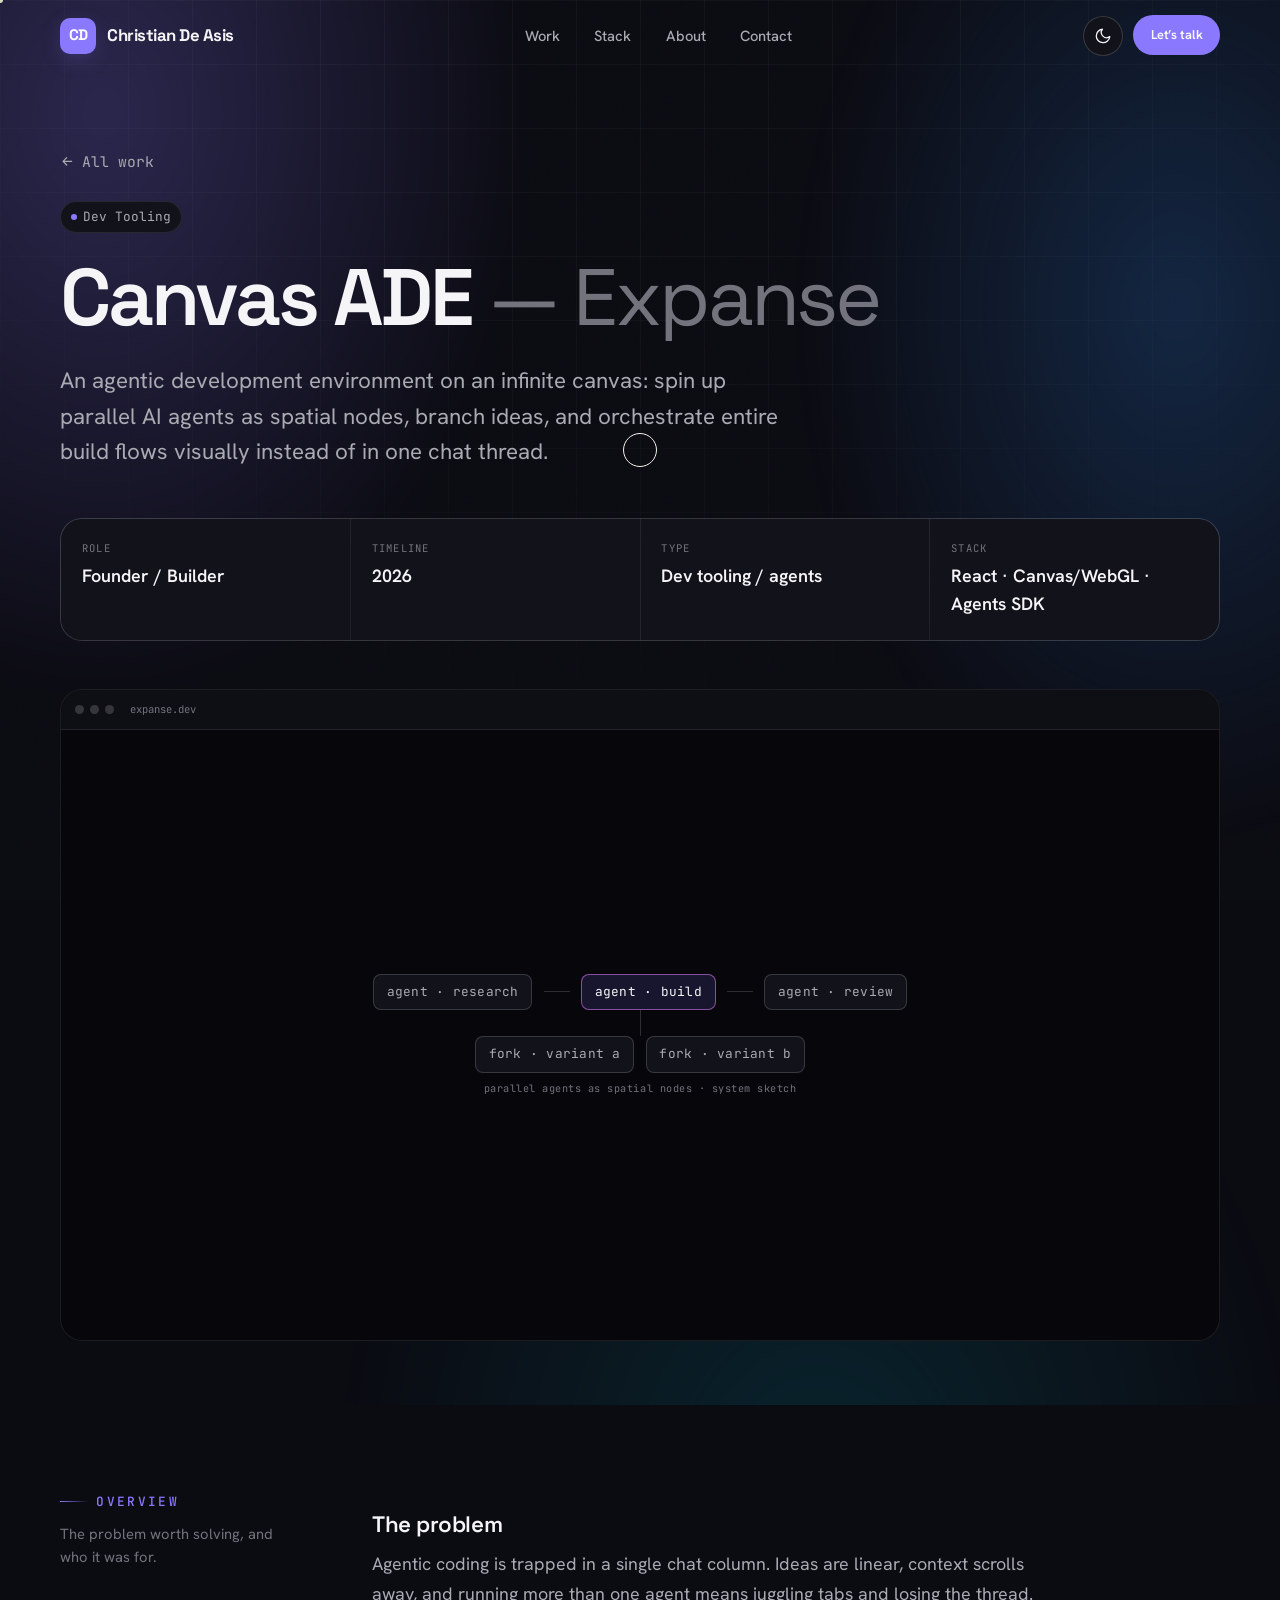
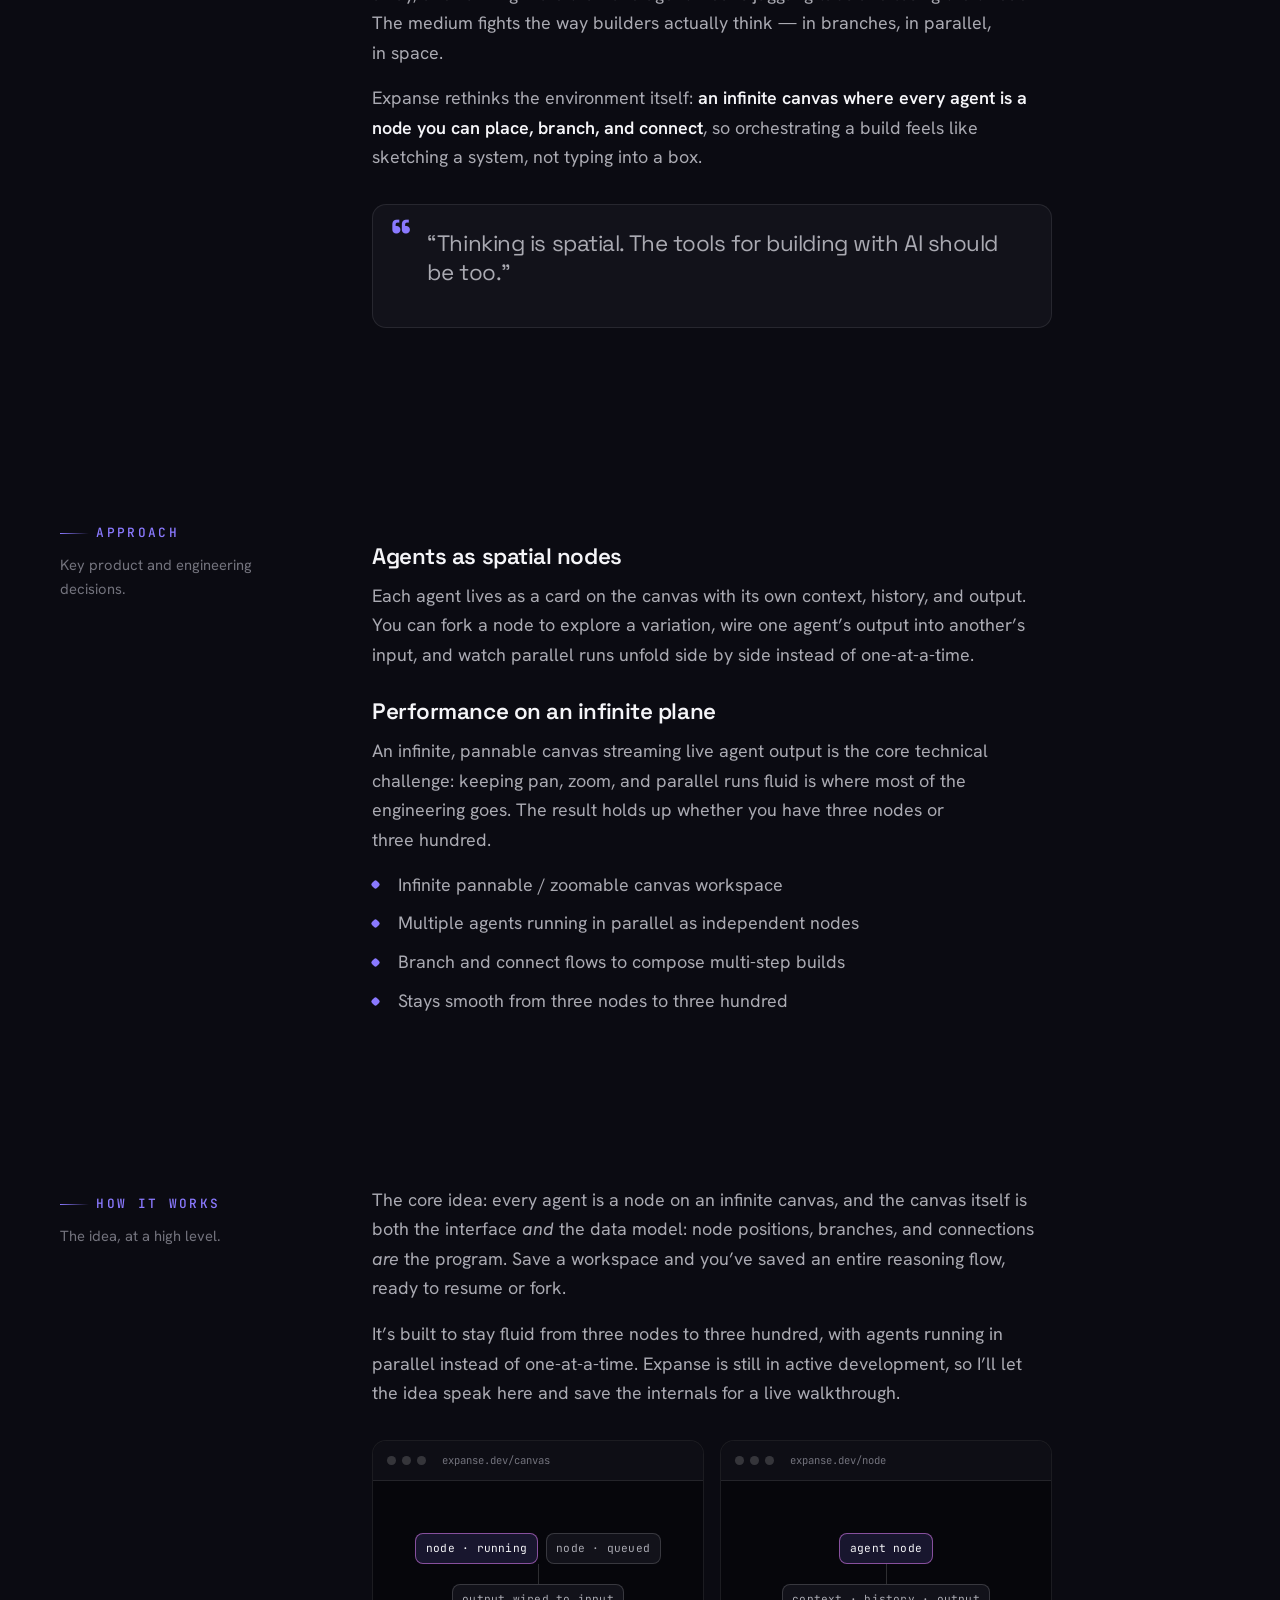
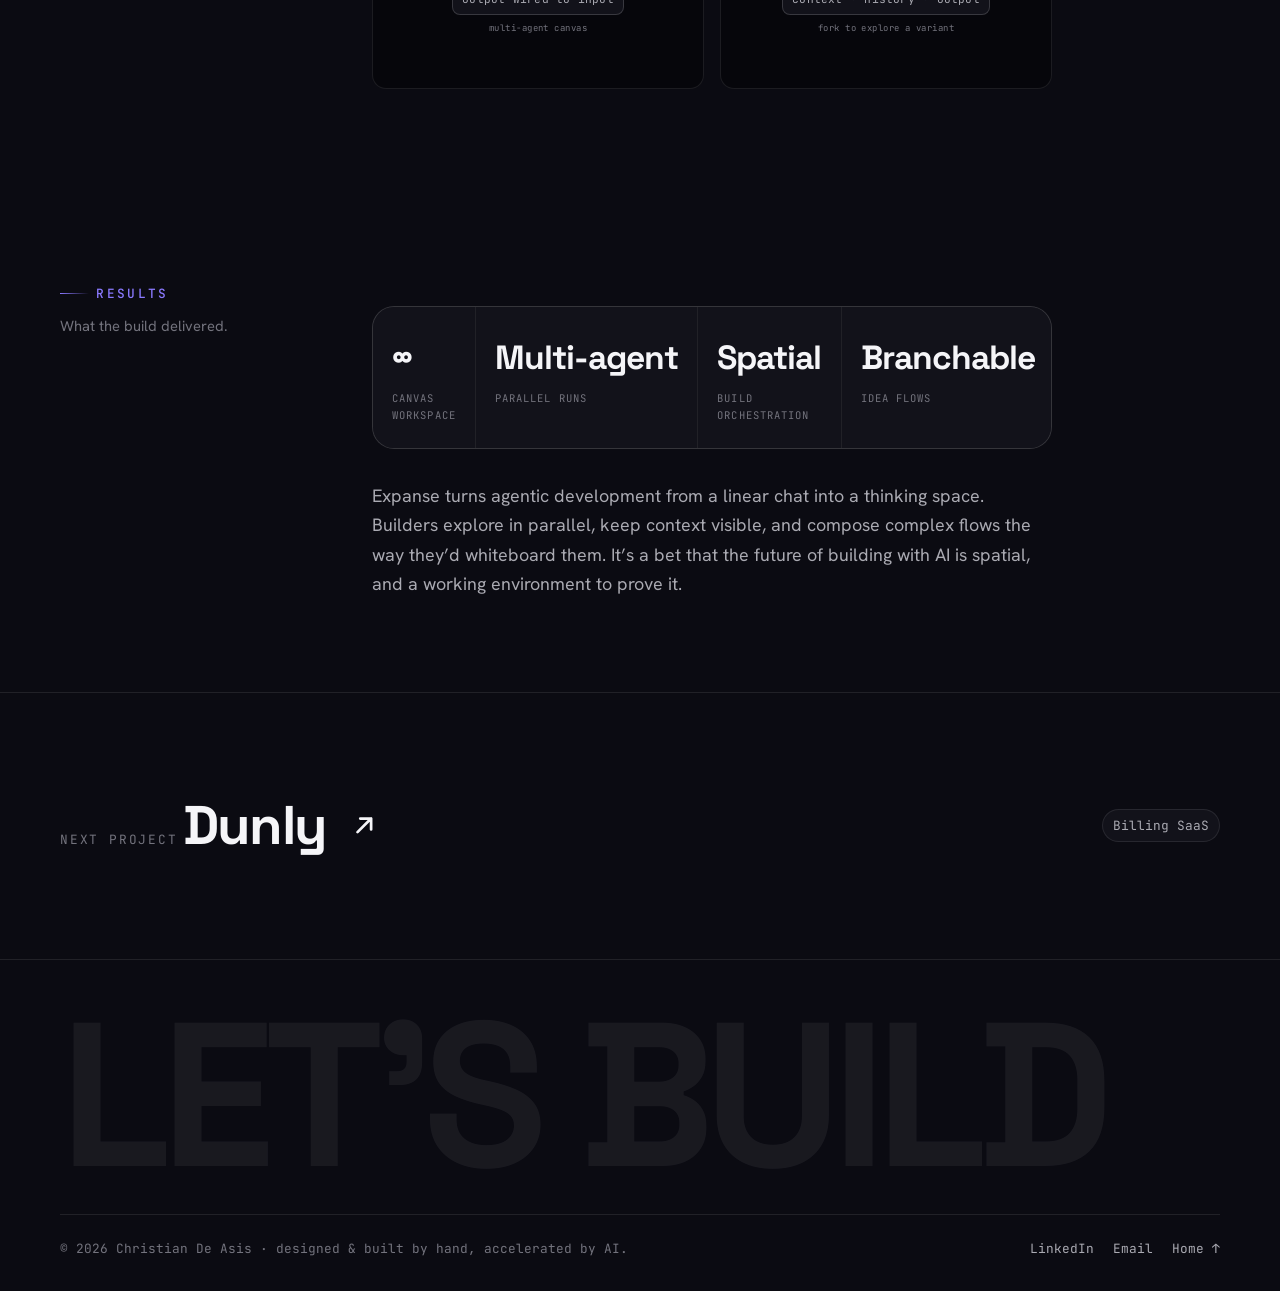
<file: work/canvas-ade.html>
<!DOCTYPE html>
<html lang="en" data-theme="dark">
<head>
<meta charset="UTF-8">
<meta name="viewport" content="width=device-width, initial-scale=1.0">
<title>Canvas ADE — Expanse — Case Study · Christian De Asis</title>
<meta name="description" content="An agentic development environment on an infinite canvas: spin up parallel AI agents as spatial nodes, branch ideas, and orchestrate entire build flows visually instead of in one chat thread.">
<meta name="theme-color" content="#0c0c12">
<link rel="icon" href="data:image/svg+xml,%3Csvg xmlns='http://www.w3.org/2000/svg' viewBox='0 0 64 64'%3E%3Crect width='64' height='64' rx='14' fill='%237c6cf0'/%3E%3Ctext x='32' y='42' font-family='Arial,sans-serif' font-size='28' font-weight='700' fill='%23fff' text-anchor='middle'%3ECD%3C/text%3E%3C/svg%3E">
<link rel="preconnect" href="https://fonts.googleapis.com">
<link rel="preconnect" href="https://fonts.gstatic.com" crossorigin>
<link rel="stylesheet" href="../styles/portfolio.css?v=3">
</head>
<body>
<div class="progress"></div>
<div class="noise"></div>
<header class="nav">
  <div class="container nav-inner">
    <a href="../index.html" class="logo" aria-label="Christian De Asis — home">
      <span class="logo-mark">CD</span>
      <span class="hide-mobile">Christian&nbsp;De&nbsp;Asis</span>
    </a>
    <nav class="nav-links" aria-label="Primary">
      <a href="../index.html#work">Work</a>
      <a href="../index.html#skills">Stack</a>
      <a href="../index.html#about">About</a>
      <a href="../index.html#contact">Contact</a>
    </nav>
    <div class="nav-right">
      <button class="theme-toggle" data-theme-toggle aria-label="Toggle color theme"><svg class="moon" viewBox="0 0 24 24" fill="none" stroke="currentColor" stroke-width="1.7" stroke-linecap="round" stroke-linejoin="round"><path d="M21 12.8A9 9 0 1 1 11.2 3a7 7 0 0 0 9.8 9.8Z"/></svg><svg class="sun" viewBox="0 0 24 24" fill="none" stroke="currentColor" stroke-width="1.7" stroke-linecap="round" stroke-linejoin="round"><circle cx="12" cy="12" r="4.5"/><path d="M12 2v2M12 20v2M2 12h2M20 12h2M5 5l1.5 1.5M17.5 17.5 19 19M19 5l-1.5 1.5M6.5 17.5 5 19"/></svg></button>
      <a href="../index.html#contact" class="btn btn-primary btn-sm hide-mobile" data-magnetic="0.3">Let&rsquo;s talk</a>
    </div>
  </div>
</header>
<main>

<section class="cs-hero">
  <div class="hero-mesh" aria-hidden="true" style="opacity:.5"></div>
  <div class="bg-grid" aria-hidden="true"></div>
  <div class="container" style="position:relative;z-index:1">
    <a href="../index.html#work" class="cs-back" data-reveal><svg viewBox="0 0 24 24" fill="none" stroke="currentColor" stroke-width="2" stroke-linecap="round" stroke-linejoin="round"><path d="M19 12H5M11 6l-6 6 6 6"/></svg> All work</a>
    <div data-reveal style="--reveal-delay:.06s;margin-top:1.4rem"><span class="chip"><span class="chip-dot"></span>Dev Tooling</span></div>
    <h1 class="cs-title" data-reveal style="--reveal-delay:.1s">Canvas ADE <span style="color:var(--text-faint);font-weight:400">— Expanse</span></h1>
    <p class="cs-tagline" data-reveal style="--reveal-delay:.16s">An agentic development environment on an infinite canvas: spin up parallel AI agents as spatial nodes, branch ideas, and orchestrate entire build flows visually instead of in one chat thread.</p>
    <div class="cs-facts" data-reveal><div class="fact"><span class="k">Role</span><span class="v">Founder / Builder</span></div><div class="fact"><span class="k">Timeline</span><span class="v">2026</span></div><div class="fact"><span class="k">Type</span><span class="v">Dev tooling / agents</span></div><div class="fact"><span class="k">Stack</span><span class="v">React · Canvas/WebGL · Agents SDK</span></div></div>
    <div class="cs-cover" data-reveal data-reveal-clip style="--reveal-delay:.1s">
      <div class="mockup">
        <div class="mockup-bar"><i></i><i></i><i></i><span class="url">expanse.dev</span></div>
        <div class="mockup-canvas"><div class="diagram" aria-hidden="true"><div class="d-row"><span class="d-node">agent · research</span><span class="d-hlink"></span><span class="d-node accent">agent · build</span><span class="d-hlink"></span><span class="d-node">agent · review</span></div><span class="d-link"></span><div class="d-row"><span class="d-node">fork · variant a</span><span class="d-node">fork · variant b</span></div><span class="d-note">parallel agents as spatial nodes · system sketch</span></div></div>
      </div>
    </div>
  </div>
</section>

<section class="cs-section">
  <div class="container">
    <div class="cs-layout">
      <aside class="cs-aside" data-reveal>
        <span class="kicker">Overview</span>
        <p>The problem worth solving, and who it was for.</p>
      </aside>
      <div class="cs-prose" data-reveal style="--reveal-delay:.08s">
        <h4>The problem</h4>
        <p>Agentic coding is trapped in a single chat column. Ideas are linear, context scrolls away, and running more than one agent means juggling tabs and losing the thread. The medium fights the way builders actually think — in branches, in parallel, in space.</p>
        <p>Expanse rethinks the environment itself: <strong>an infinite canvas where every agent is a node you can place, branch, and connect</strong>, so orchestrating a build feels like sketching a system, not typing into a box.</p>
        <div class="cs-callout"><p class="q">&ldquo;Thinking is spatial. The tools for building with AI should be too.&rdquo;</p></div>
      </div>
    </div>
  </div>
</section>
<section class="cs-section">
  <div class="container">
    <div class="cs-layout">
      <aside class="cs-aside" data-reveal>
        <span class="kicker">Approach</span>
        <p>Key product and engineering decisions.</p>
      </aside>
      <div class="cs-prose" data-reveal style="--reveal-delay:.08s">
        <h4>Agents as spatial nodes</h4>
        <p>Each agent lives as a card on the canvas with its own context, history, and output. You can fork a node to explore a variation, wire one agent&rsquo;s output into another&rsquo;s input, and watch parallel runs unfold side by side instead of one-at-a-time.</p>
        <h4>Performance on an infinite plane</h4>
        <p>An infinite, pannable canvas streaming live agent output is the core technical challenge: keeping pan, zoom, and parallel runs fluid is where most of the engineering goes. The result holds up whether you have three nodes or three hundred.</p>
        <ul class="bullets"><li>Infinite pannable / zoomable canvas workspace</li><li>Multiple agents running in parallel as independent nodes</li><li>Branch and connect flows to compose multi-step builds</li><li>Stays smooth from three nodes to three hundred</li></ul>
      </div>
    </div>
  </div>
</section>
<section class="cs-section">
  <div class="container">
    <div class="cs-layout">
      <aside class="cs-aside" data-reveal>
        <span class="kicker">How it works</span>
        <p>The idea, at a high level.</p>
      </aside>
      <div class="cs-prose" data-reveal style="--reveal-delay:.08s">
        <p>The core idea: every agent is a node on an infinite canvas, and the canvas itself is both the interface <em>and</em> the data model: node positions, branches, and connections <em>are</em> the program. Save a workspace and you&rsquo;ve saved an entire reasoning flow, ready to resume or fork.</p>
        <p>It&rsquo;s built to stay fluid from three nodes to three hundred, with agents running in parallel instead of one-at-a-time. Expanse is still in active development, so I&rsquo;ll let the idea speak here and save the internals for a live walkthrough.</p>
        <div class="cs-imgrow two"><div class="cs-frame"><div class="mockup"><div class="mockup-bar"><i></i><i></i><i></i><span class="url">expanse.dev/canvas</span></div><div class="mockup-canvas"><div class="diagram" aria-hidden="true"><div class="d-row"><span class="d-node accent">node · running</span><span class="d-node">node · queued</span></div><span class="d-link"></span><span class="d-node">output wired to input</span><span class="d-note">multi-agent canvas</span></div></div></div></div><div class="cs-frame"><div class="mockup"><div class="mockup-bar"><i></i><i></i><i></i><span class="url">expanse.dev/node</span></div><div class="mockup-canvas"><div class="diagram" aria-hidden="true"><span class="d-node accent">agent node</span><span class="d-link"></span><span class="d-node">context · history · output</span><span class="d-note">fork to explore a variant</span></div></div></div></div></div>
      </div>
    </div>
  </div>
</section>
<section class="cs-section">
  <div class="container">
    <div class="cs-layout">
      <aside class="cs-aside" data-reveal>
        <span class="kicker">Results</span>
        <p>What the build delivered.</p>
      </aside>
      <div class="cs-prose" data-reveal style="--reveal-delay:.08s">
        <div class="cs-metrics"><div class="m"><span class="v">∞</span><span class="l">Canvas workspace</span></div><div class="m"><span class="v">Multi-agent</span><span class="l">Parallel runs</span></div><div class="m"><span class="v">Spatial</span><span class="l">Build orchestration</span></div><div class="m"><span class="v">Branchable</span><span class="l">Idea flows</span></div></div>
        <p>Expanse turns agentic development from a linear chat into a thinking space. Builders explore in parallel, keep context visible, and compose complex flows the way they&rsquo;d whiteboard them. It&rsquo;s a bet that the future of building with AI is spatial, and a working environment to prove it.</p>
      </div>
    </div>
  </div>
</section>

<section class="cs-next">
  <div class="container">
    <a href="dunly-dunning.html" data-reveal data-magnetic="0.08">
      <div>
        <span class="lbl">Next project</span>
        <div class="nm">Dunly <svg viewBox="0 0 24 24" fill="none" stroke="currentColor" stroke-width="2" stroke-linecap="round" stroke-linejoin="round"><path d="M7 17 17 7M9 7h8v8"/></svg></div>
      </div>
      <span class="chip">Billing SaaS</span>
    </a>
  </div>
</section>

</main>
<footer class="footer">
  <div class="container">
    <div style="overflow:hidden"><div class="footer-big">LET&rsquo;S BUILD</div></div>
    <div class="footer-bottom">
      <span class="muted">© <span data-year>2026</span> Christian De Asis · designed &amp; built by hand, accelerated by AI.</span>
      <div class="footer-links">
        <a href="https://www.linkedin.com/in/christian-de-asis-0092412aa/" target="_blank" rel="noopener">LinkedIn</a>
        <a href="mailto:cdeasis923@gmail.com">Email</a>
        <a href="../index.html">Home ↑</a>
      </div>
    </div>
  </div>
</footer>
<script src="../scripts/portfolio.js?v=3"></script>
</body>
</html>
</file>
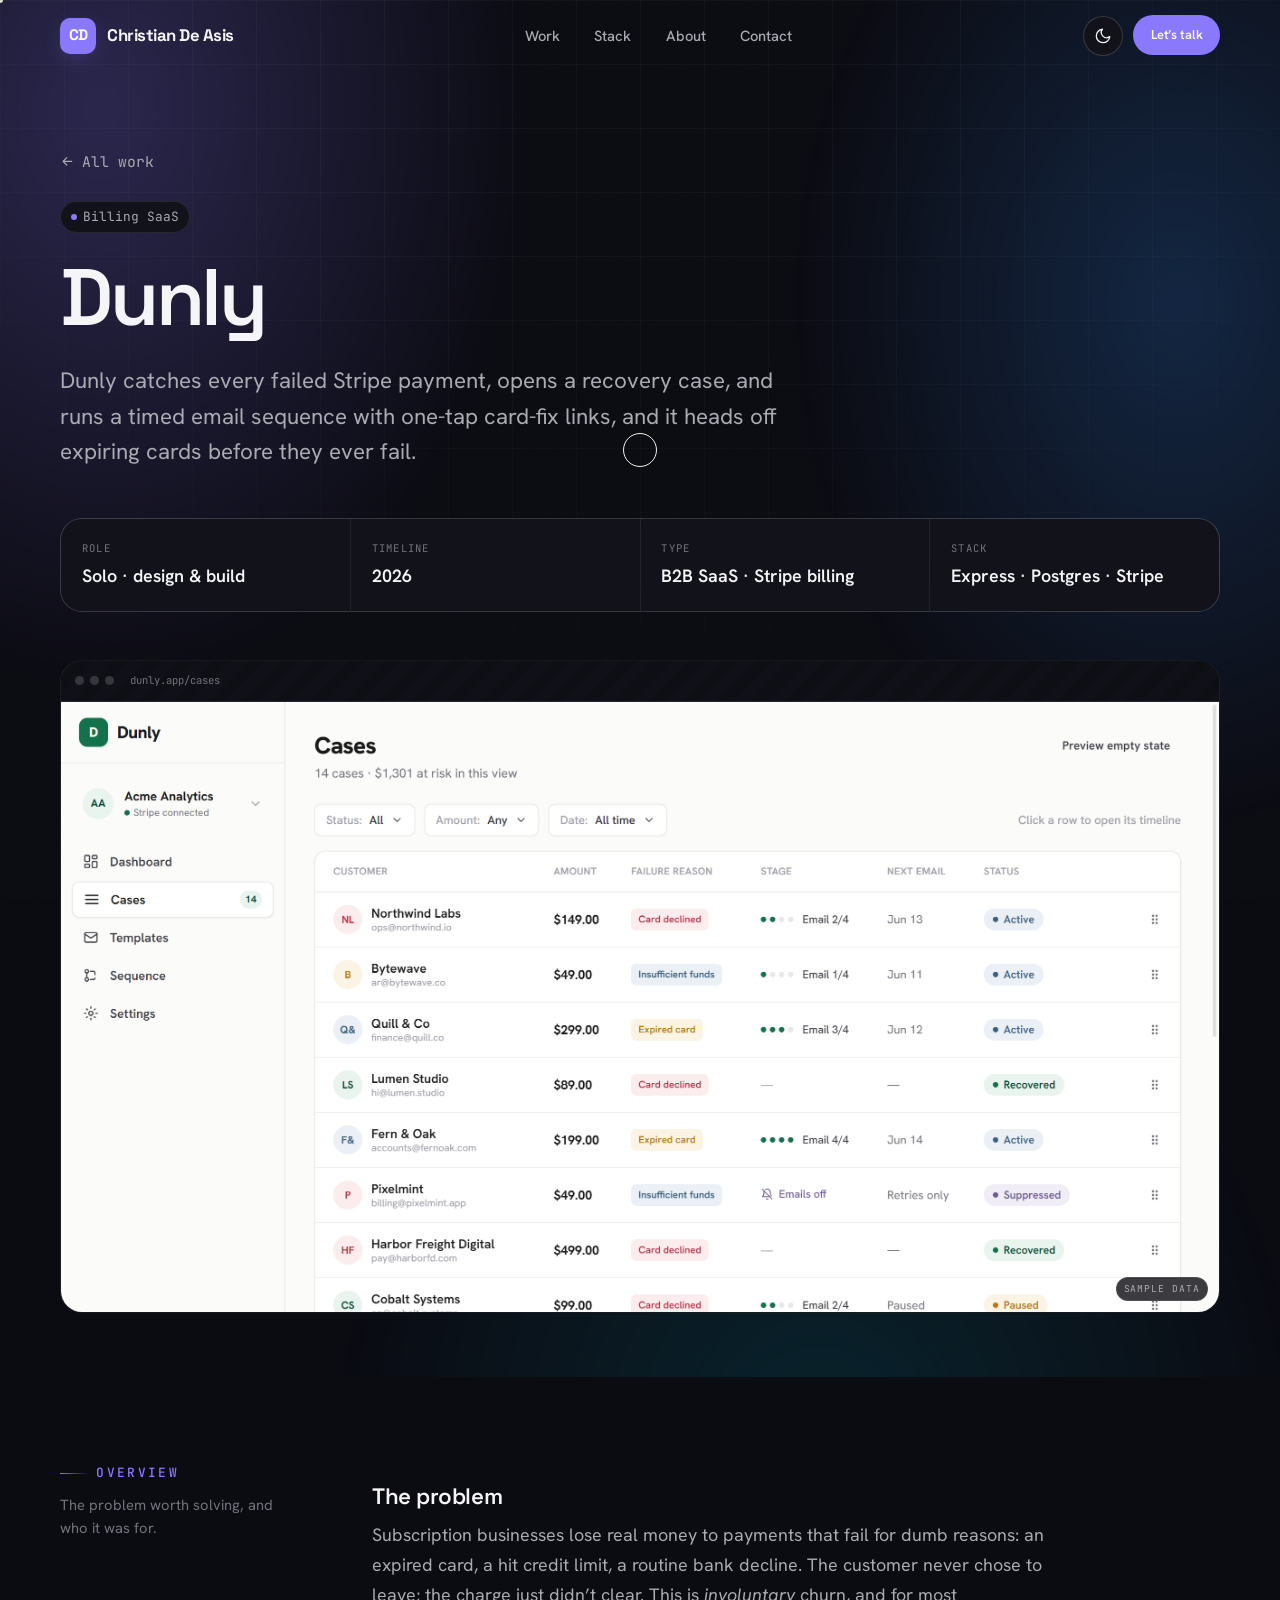
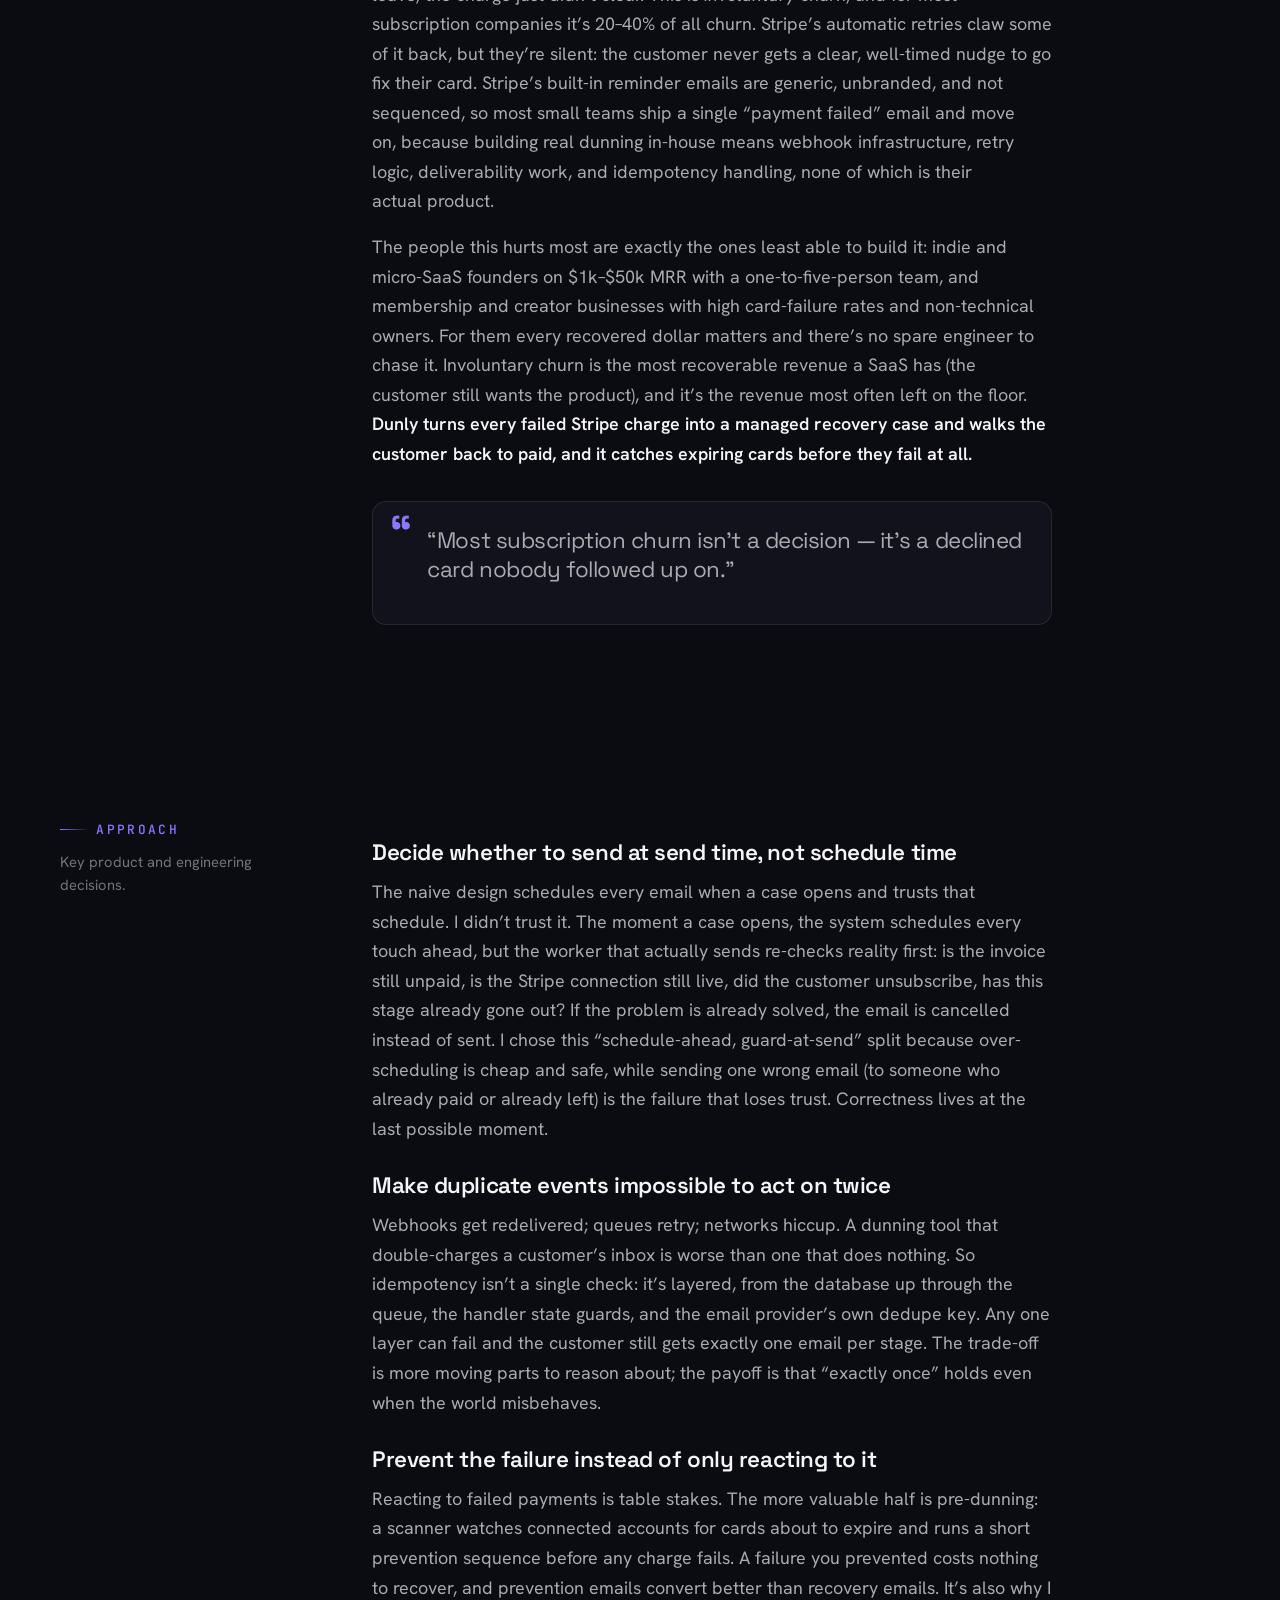
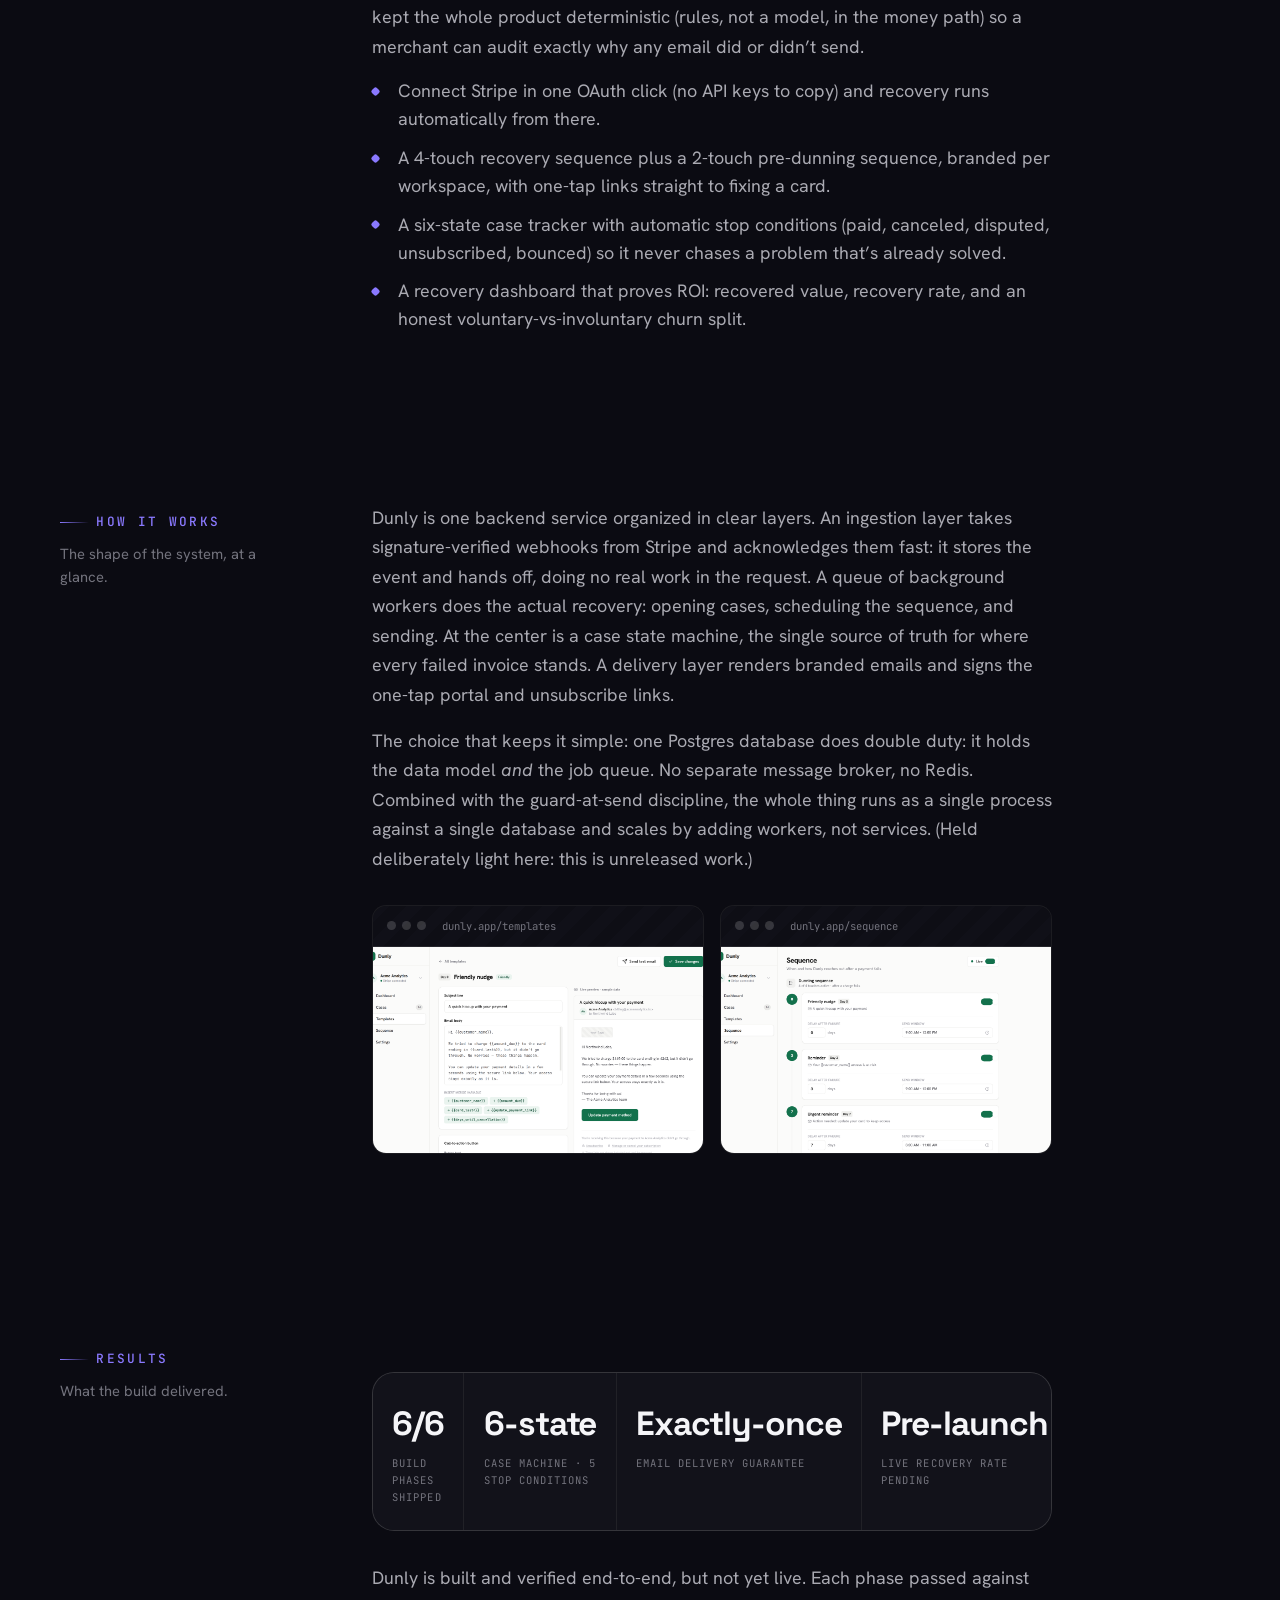
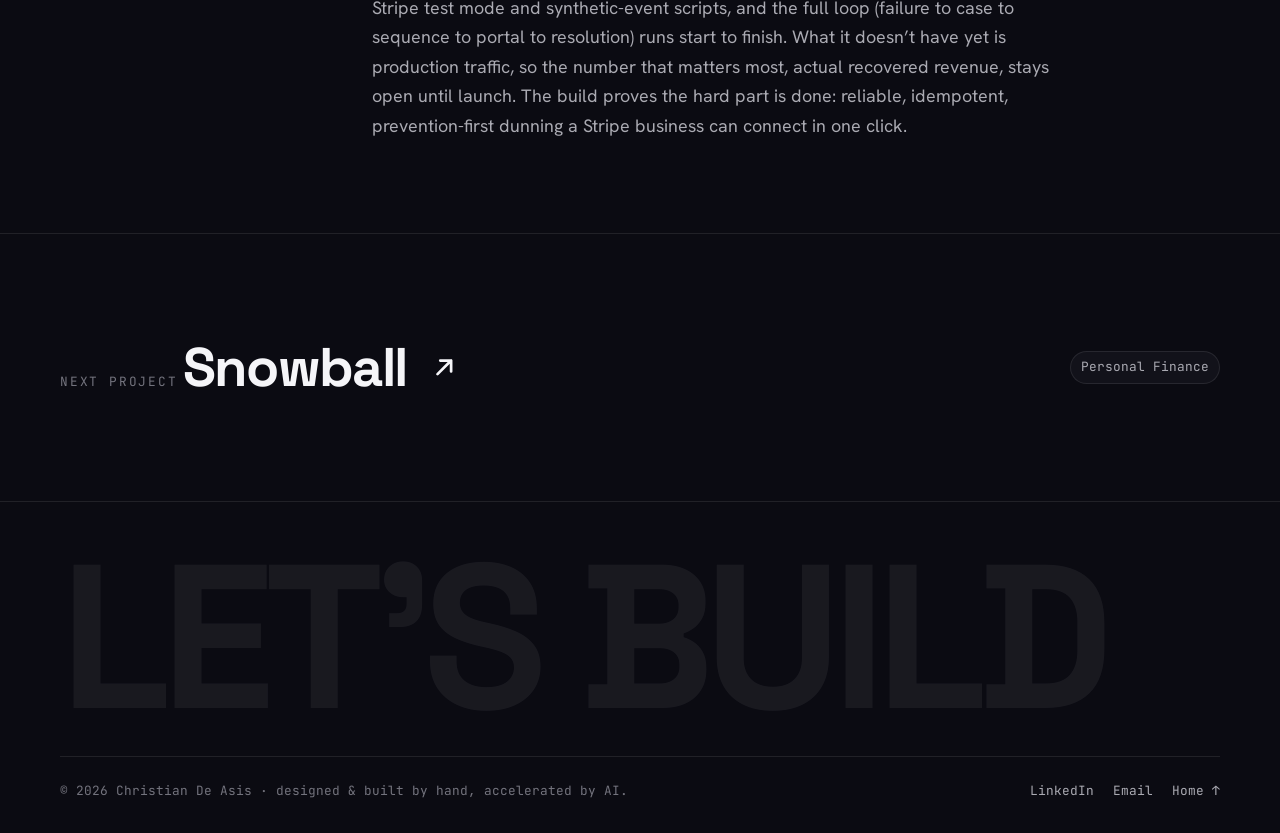
<file: work/dunly-dunning.html>
<!DOCTYPE html>
<html lang="en" data-theme="dark">
<head>
<meta charset="UTF-8">
<meta name="viewport" content="width=device-width, initial-scale=1.0">
<title>Dunly — Case Study · Christian De Asis</title>
<meta name="description" content="Dunly catches every failed Stripe payment, opens a recovery case, and runs a timed email sequence with one-tap card-fix links, and heads off expiring cards before they ever fail.">
<meta name="theme-color" content="#0c0c12">
<link rel="icon" href="data:image/svg+xml,%3Csvg xmlns='http://www.w3.org/2000/svg' viewBox='0 0 64 64'%3E%3Crect width='64' height='64' rx='14' fill='%237c6cf0'/%3E%3Ctext x='32' y='42' font-family='Arial,sans-serif' font-size='28' font-weight='700' fill='%23fff' text-anchor='middle'%3ECD%3C/text%3E%3C/svg%3E">
<link rel="preconnect" href="https://fonts.googleapis.com">
<link rel="preconnect" href="https://fonts.gstatic.com" crossorigin>
<link rel="stylesheet" href="../styles/portfolio.css?v=3">
</head>
<body>
<div class="progress"></div>
<div class="noise"></div>
<header class="nav">
  <div class="container nav-inner">
    <a href="../index.html" class="logo" aria-label="Christian De Asis — home">
      <span class="logo-mark">CD</span>
      <span class="hide-mobile">Christian&nbsp;De&nbsp;Asis</span>
    </a>
    <nav class="nav-links" aria-label="Primary">
      <a href="../index.html#work">Work</a>
      <a href="../index.html#skills">Stack</a>
      <a href="../index.html#about">About</a>
      <a href="../index.html#contact">Contact</a>
    </nav>
    <div class="nav-right">
      <button class="theme-toggle" data-theme-toggle aria-label="Toggle color theme"><svg class="moon" viewBox="0 0 24 24" fill="none" stroke="currentColor" stroke-width="1.7" stroke-linecap="round" stroke-linejoin="round"><path d="M21 12.8A9 9 0 1 1 11.2 3a7 7 0 0 0 9.8 9.8Z"/></svg><svg class="sun" viewBox="0 0 24 24" fill="none" stroke="currentColor" stroke-width="1.7" stroke-linecap="round" stroke-linejoin="round"><circle cx="12" cy="12" r="4.5"/><path d="M12 2v2M12 20v2M2 12h2M20 12h2M5 5l1.5 1.5M17.5 17.5 19 19M19 5l-1.5 1.5M6.5 17.5 5 19"/></svg></button>
      <a href="../index.html#contact" class="btn btn-primary btn-sm hide-mobile" data-magnetic="0.3">Let&rsquo;s talk</a>
    </div>
  </div>
</header>
<main>

<section class="cs-hero">
  <div class="hero-mesh" aria-hidden="true" style="opacity:.5"></div>
  <div class="bg-grid" aria-hidden="true"></div>
  <div class="container" style="position:relative;z-index:1">
    <a href="../index.html#work" class="cs-back" data-reveal><svg viewBox="0 0 24 24" fill="none" stroke="currentColor" stroke-width="2" stroke-linecap="round" stroke-linejoin="round"><path d="M19 12H5M11 6l-6 6 6 6"/></svg> All work</a>
    <div data-reveal style="--reveal-delay:.06s;margin-top:1.4rem"><span class="chip"><span class="chip-dot"></span>Billing SaaS</span></div>
    <h1 class="cs-title" data-reveal style="--reveal-delay:.1s">Dunly</h1>
    <p class="cs-tagline" data-reveal style="--reveal-delay:.16s">Dunly catches every failed Stripe payment, opens a recovery case, and runs a timed email sequence with one-tap card-fix links, and it heads off expiring cards before they ever fail.</p>
    <div class="cs-facts" data-reveal><div class="fact"><span class="k">Role</span><span class="v">Solo · design &amp; build</span></div><div class="fact"><span class="k">Timeline</span><span class="v">2026</span></div><div class="fact"><span class="k">Type</span><span class="v">B2B SaaS · Stripe billing</span></div><div class="fact"><span class="k">Stack</span><span class="v">Express · Postgres · Stripe</span></div></div>
    <div class="cs-cover" data-reveal data-reveal-clip style="--reveal-delay:.1s">
      <div class="mockup">
        <div class="mockup-bar"><i></i><i></i><i></i><span class="url">dunly.app/cases</span></div>
        <div class="mockup-canvas has-shot">
          <img class="shot" src="../screens/dunly-dunning-cover.png" alt="Dunly cases table: failed invoices with failure reasons, stage progress, and status badges" loading="lazy" width="2560" height="1494">
          <span class="shot-badge">sample data</span>
        </div>
      </div>
    </div>
  </div>
</section>

<section class="cs-section">
  <div class="container">
    <div class="cs-layout">
      <aside class="cs-aside" data-reveal>
        <span class="kicker">Overview</span>
        <p>The problem worth solving, and who it was for.</p>
      </aside>
      <div class="cs-prose" data-reveal style="--reveal-delay:.08s">
        <h4>The problem</h4>
        <p>Subscription businesses lose real money to payments that fail for dumb reasons: an expired card, a hit credit limit, a routine bank decline. The customer never chose to leave; the charge just didn&rsquo;t clear. This is <em>involuntary</em> churn, and for most subscription companies it&rsquo;s 20&ndash;40% of all churn. Stripe&rsquo;s automatic retries claw some of it back, but they&rsquo;re silent: the customer never gets a clear, well-timed nudge to go fix their card. Stripe&rsquo;s built-in reminder emails are generic, unbranded, and not sequenced, so most small teams ship a single &ldquo;payment failed&rdquo; email and move on, because building real dunning in-house means webhook infrastructure, retry logic, deliverability work, and idempotency handling, none of which is their actual product.</p>
        <p>The people this hurts most are exactly the ones least able to build it: indie and micro-SaaS founders on $1k&ndash;$50k MRR with a one-to-five-person team, and membership and creator businesses with high card-failure rates and non-technical owners. For them every recovered dollar matters and there&rsquo;s no spare engineer to chase it. Involuntary churn is the most recoverable revenue a SaaS has (the customer still wants the product), and it&rsquo;s the revenue most often left on the floor. <strong>Dunly turns every failed Stripe charge into a managed recovery case and walks the customer back to paid, and it catches expiring cards before they fail at all.</strong></p>
        <div class="cs-callout"><p class="q">&ldquo;Most subscription churn isn&rsquo;t a decision — it&rsquo;s a declined card nobody followed up on.&rdquo;</p></div>
      </div>
    </div>
  </div>
</section>
<section class="cs-section">
  <div class="container">
    <div class="cs-layout">
      <aside class="cs-aside" data-reveal>
        <span class="kicker">Approach</span>
        <p>Key product and engineering decisions.</p>
      </aside>
      <div class="cs-prose" data-reveal style="--reveal-delay:.08s">
        <h4>Decide whether to send at send time, not schedule time</h4>
        <p>The naive design schedules every email when a case opens and trusts that schedule. I didn&rsquo;t trust it. The moment a case opens, the system schedules every touch ahead, but the worker that actually sends re-checks reality first: is the invoice still unpaid, is the Stripe connection still live, did the customer unsubscribe, has this stage already gone out? If the problem is already solved, the email is cancelled instead of sent. I chose this &ldquo;schedule-ahead, guard-at-send&rdquo; split because over-scheduling is cheap and safe, while sending one wrong email (to someone who already paid or already left) is the failure that loses trust. Correctness lives at the last possible moment.</p>
        <h4>Make duplicate events impossible to act on twice</h4>
        <p>Webhooks get redelivered; queues retry; networks hiccup. A dunning tool that double-charges a customer&rsquo;s inbox is worse than one that does nothing. So idempotency isn&rsquo;t a single check: it&rsquo;s layered, from the database up through the queue, the handler state guards, and the email provider&rsquo;s own dedupe key. Any one layer can fail and the customer still gets exactly one email per stage. The trade-off is more moving parts to reason about; the payoff is that &ldquo;exactly once&rdquo; holds even when the world misbehaves.</p>
        <h4>Prevent the failure instead of only reacting to it</h4>
        <p>Reacting to failed payments is table stakes. The more valuable half is pre-dunning: a scanner watches connected accounts for cards about to expire and runs a short prevention sequence before any charge fails. A failure you prevented costs nothing to recover, and prevention emails convert better than recovery emails. It&rsquo;s also why I kept the whole product deterministic (rules, not a model, in the money path) so a merchant can audit exactly why any email did or didn&rsquo;t send.</p>
        <ul class="bullets"><li>Connect Stripe in one OAuth click (no API keys to copy) and recovery runs automatically from there.</li><li>A 4-touch recovery sequence plus a 2-touch pre-dunning sequence, branded per workspace, with one-tap links straight to fixing a card.</li><li>A six-state case tracker with automatic stop conditions (paid, canceled, disputed, unsubscribed, bounced) so it never chases a problem that&rsquo;s already solved.</li><li>A recovery dashboard that proves ROI: recovered value, recovery rate, and an honest voluntary-vs-involuntary churn split.</li></ul>
      </div>
    </div>
  </div>
</section>
<section class="cs-section">
  <div class="container">
    <div class="cs-layout">
      <aside class="cs-aside" data-reveal>
        <span class="kicker">How it works</span>
        <p>The shape of the system, at a glance.</p>
      </aside>
      <div class="cs-prose" data-reveal style="--reveal-delay:.08s">
        <p>Dunly is one backend service organized in clear layers. An ingestion layer takes signature-verified webhooks from Stripe and acknowledges them fast: it stores the event and hands off, doing no real work in the request. A queue of background workers does the actual recovery: opening cases, scheduling the sequence, and sending. At the center is a case state machine, the single source of truth for where every failed invoice stands. A delivery layer renders branded emails and signs the one-tap portal and unsubscribe links.</p>
        <p>The choice that keeps it simple: one Postgres database does double duty: it holds the data model <em>and</em> the job queue. No separate message broker, no Redis. Combined with the guard-at-send discipline, the whole thing runs as a single process against a single database and scales by adding workers, not services. (Held deliberately light here: this is unreleased work.)</p>
        <div class="cs-imgrow two"><div class="cs-frame"><div class="mockup"><div class="mockup-bar"><i></i><i></i><i></i><span class="url">dunly.app/templates</span></div><div class="mockup-canvas has-shot"><img class="shot" src="../screens/dunly-dunning-a.png" alt="Dunly template editor: two-pane edit and live preview of a branded dunning email with merge variables" loading="lazy" width="2560" height="1494"></div></div></div><div class="cs-frame"><div class="mockup"><div class="mockup-bar"><i></i><i></i><i></i><span class="url">dunly.app/sequence</span></div><div class="mockup-canvas has-shot"><img class="shot" src="../screens/dunly-dunning-b.png" alt="Dunly recovery sequence: a 4-touch dunning timeline with per-stage delays and send windows" loading="lazy" width="2560" height="1494"></div></div></div></div>
      </div>
    </div>
  </div>
</section>
<section class="cs-section">
  <div class="container">
    <div class="cs-layout">
      <aside class="cs-aside" data-reveal>
        <span class="kicker">Results</span>
        <p>What the build delivered.</p>
      </aside>
      <div class="cs-prose" data-reveal style="--reveal-delay:.08s">
        <div class="cs-metrics"><div class="m"><span class="v">6/6</span><span class="l">Build phases shipped</span></div><div class="m"><span class="v">6-state</span><span class="l">Case machine · 5 stop conditions</span></div><div class="m"><span class="v">Exactly-once</span><span class="l">Email delivery guarantee</span></div><div class="m"><span class="v">Pre-launch</span><span class="l">Live recovery rate pending</span></div></div>
        <p>Dunly is built and verified end-to-end, but not yet live. Each phase passed against Stripe test mode and synthetic-event scripts, and the full loop (failure to case to sequence to portal to resolution) runs start to finish. What it doesn&rsquo;t have yet is production traffic, so the number that matters most, actual recovered revenue, stays open until launch. The build proves the hard part is done: reliable, idempotent, prevention-first dunning a Stripe business can connect in one click.</p>
      </div>
    </div>
  </div>
</section>

<section class="cs-next">
  <div class="container">
    <a href="snowball.html" data-reveal data-magnetic="0.08">
      <div>
        <span class="lbl">Next project</span>
        <div class="nm">Snowball <svg viewBox="0 0 24 24" fill="none" stroke="currentColor" stroke-width="2" stroke-linecap="round" stroke-linejoin="round"><path d="M7 17 17 7M9 7h8v8"/></svg></div>
      </div>
      <span class="chip">Personal Finance</span>
    </a>
  </div>
</section>

</main>
<footer class="footer">
  <div class="container">
    <div style="overflow:hidden"><div class="footer-big">LET&rsquo;S BUILD</div></div>
    <div class="footer-bottom">
      <span class="muted">© <span data-year>2026</span> Christian De Asis · designed &amp; built by hand, accelerated by AI.</span>
      <div class="footer-links">
        <a href="https://www.linkedin.com/in/christian-de-asis-0092412aa/" target="_blank" rel="noopener">LinkedIn</a>
        <a href="mailto:cdeasis923@gmail.com">Email</a>
        <a href="../index.html">Home ↑</a>
      </div>
    </div>
  </div>
</footer>
<script src="../scripts/portfolio.js?v=3"></script>
</body>
</html>
</file>
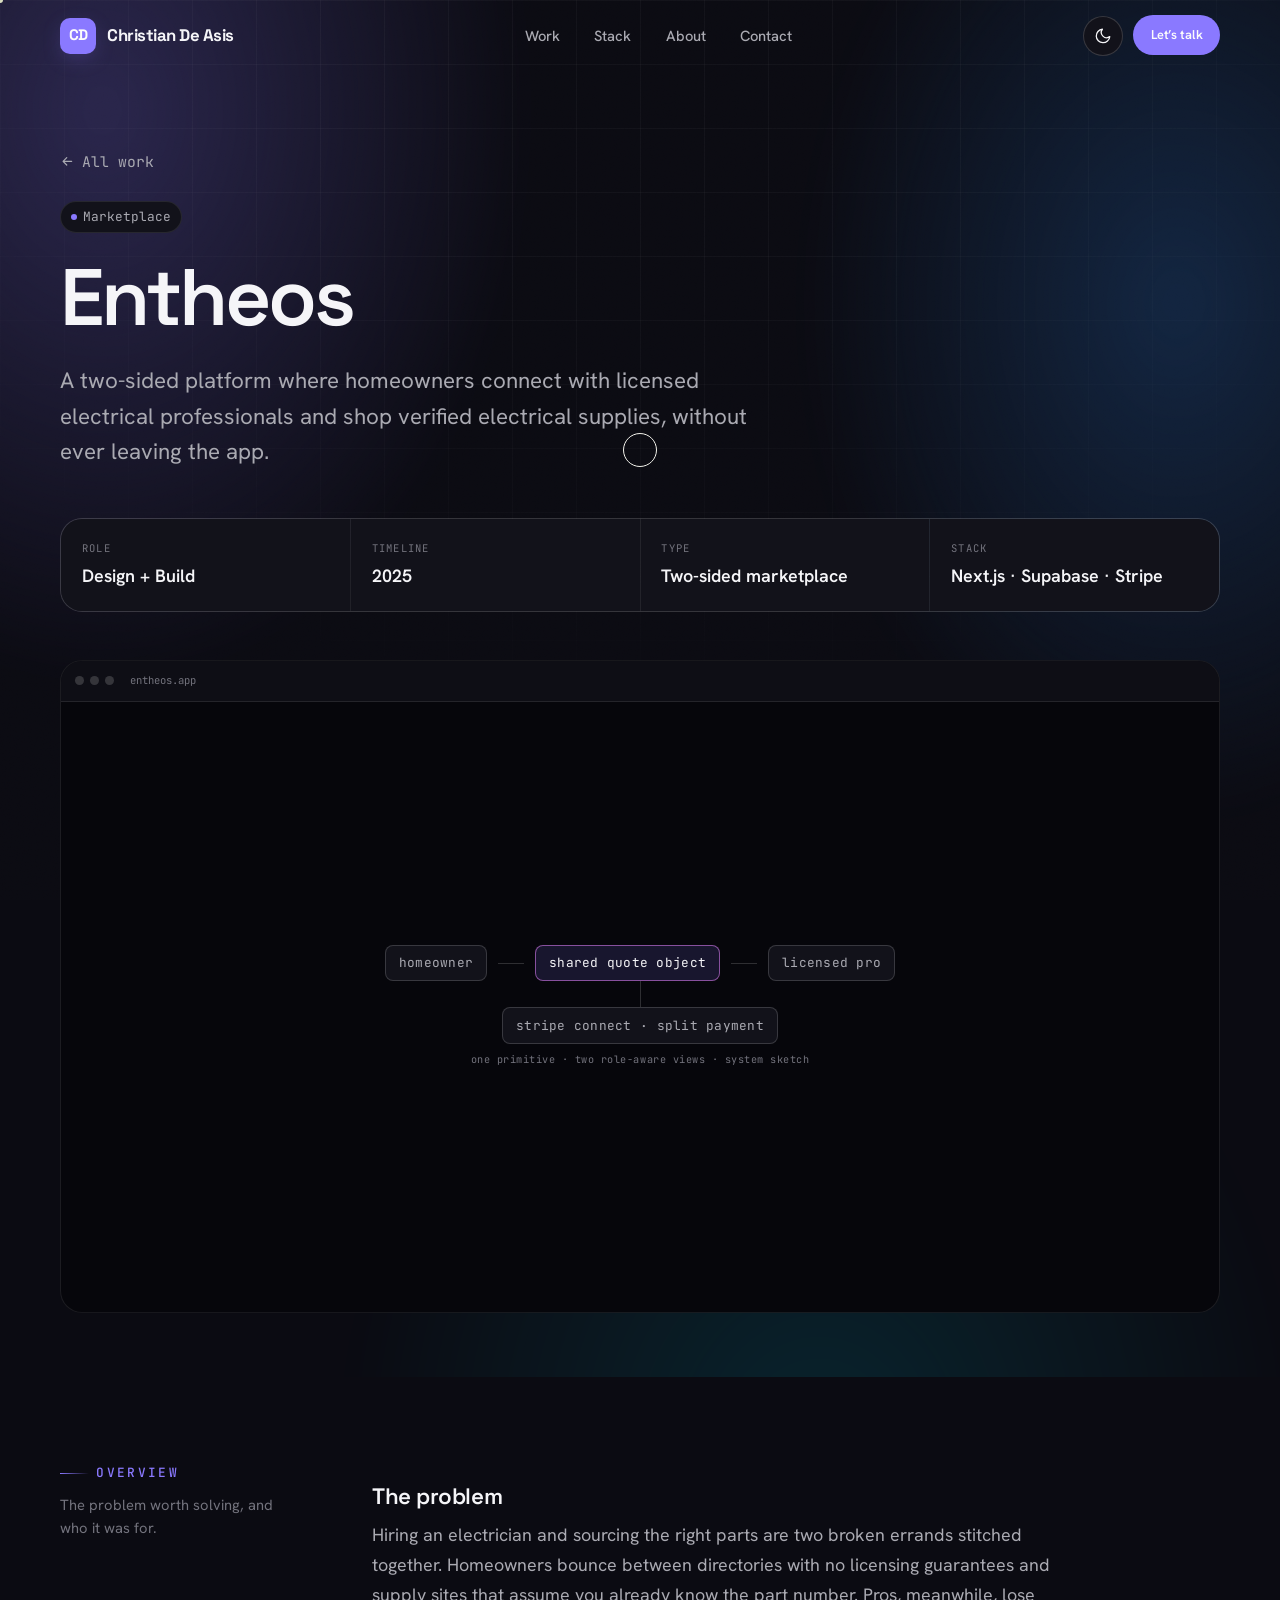
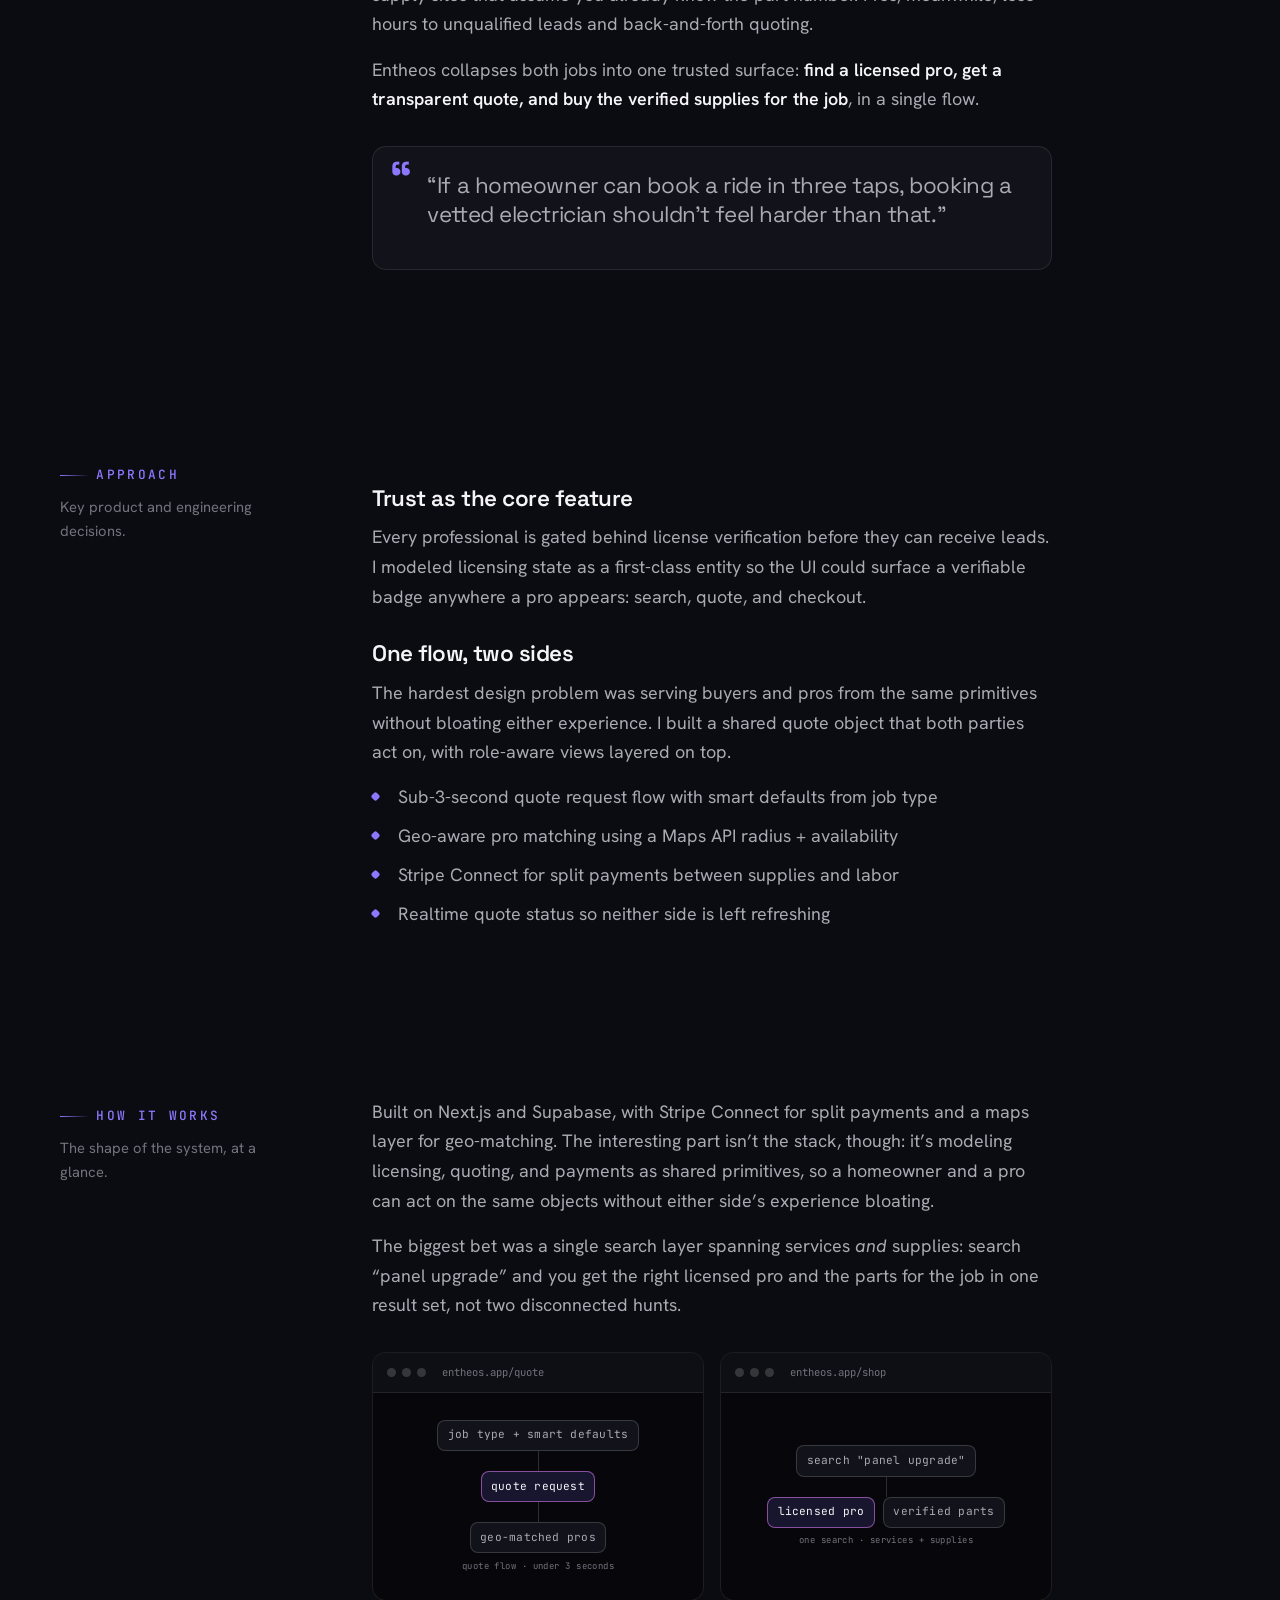
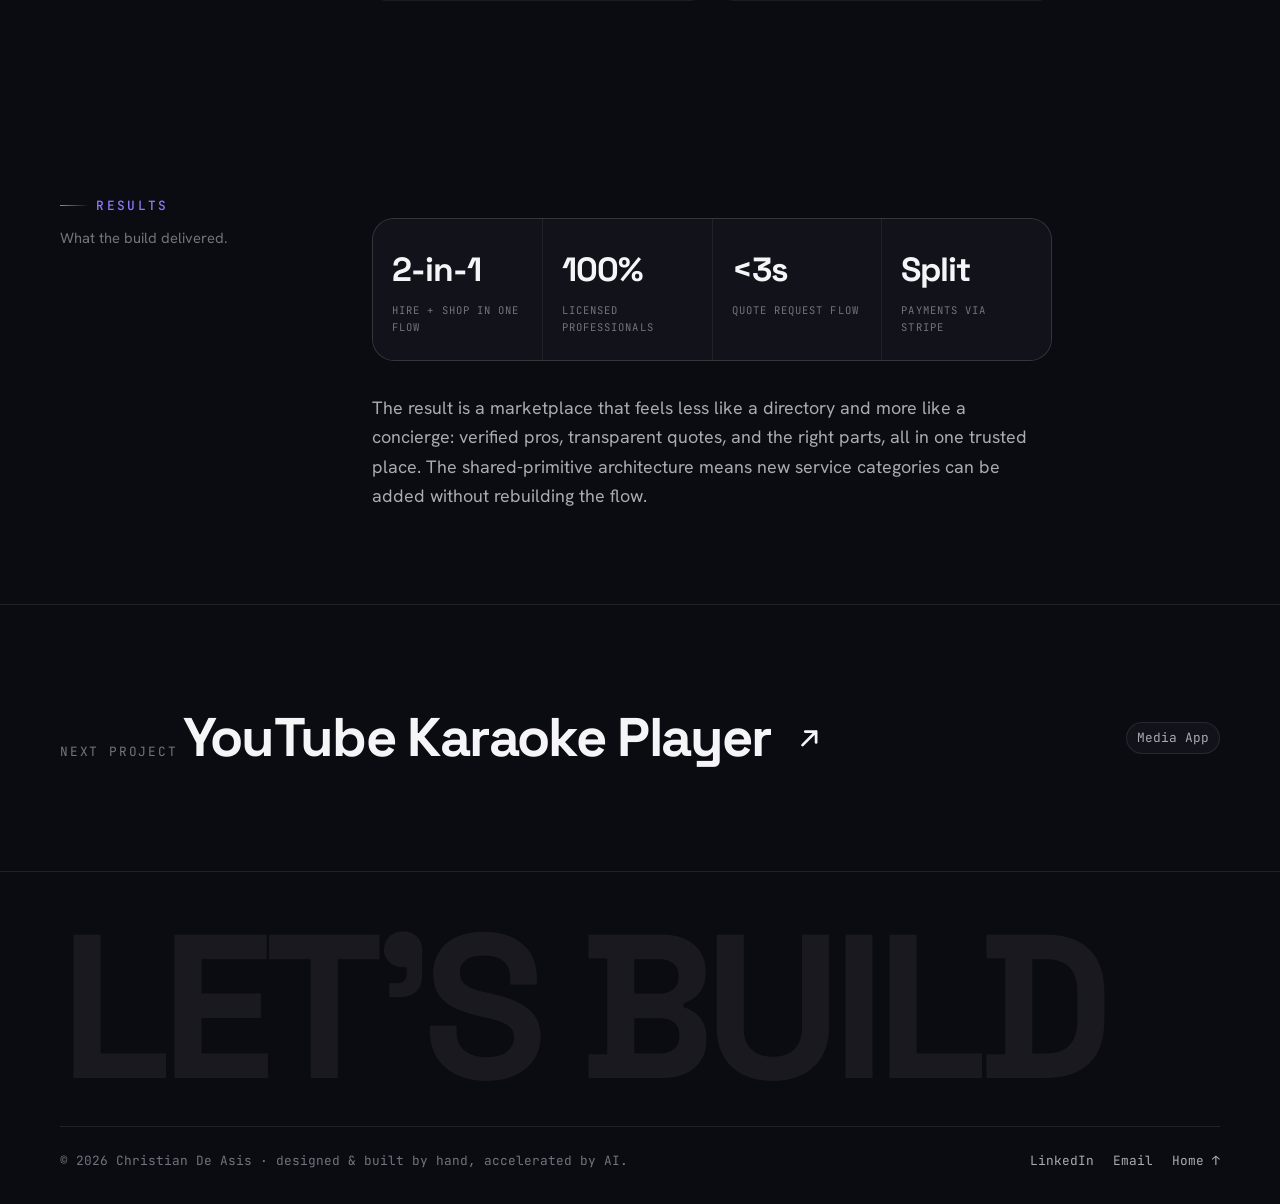
<file: work/entheos.html>
<!DOCTYPE html>
<html lang="en" data-theme="dark">
<head>
<meta charset="UTF-8">
<meta name="viewport" content="width=device-width, initial-scale=1.0">
<title>Entheos — Case Study · Christian De Asis</title>
<meta name="description" content="A two-sided platform where homeowners connect with licensed electrical professionals and shop verified electrical supplies, without ever leaving the app.">
<meta name="theme-color" content="#0c0c12">
<link rel="icon" href="data:image/svg+xml,%3Csvg xmlns='http://www.w3.org/2000/svg' viewBox='0 0 64 64'%3E%3Crect width='64' height='64' rx='14' fill='%237c6cf0'/%3E%3Ctext x='32' y='42' font-family='Arial,sans-serif' font-size='28' font-weight='700' fill='%23fff' text-anchor='middle'%3ECD%3C/text%3E%3C/svg%3E">
<link rel="preconnect" href="https://fonts.googleapis.com">
<link rel="preconnect" href="https://fonts.gstatic.com" crossorigin>
<link rel="stylesheet" href="../styles/portfolio.css?v=3">
</head>
<body>
<div class="progress"></div>
<div class="noise"></div>
<header class="nav">
  <div class="container nav-inner">
    <a href="../index.html" class="logo" aria-label="Christian De Asis — home">
      <span class="logo-mark">CD</span>
      <span class="hide-mobile">Christian&nbsp;De&nbsp;Asis</span>
    </a>
    <nav class="nav-links" aria-label="Primary">
      <a href="../index.html#work">Work</a>
      <a href="../index.html#skills">Stack</a>
      <a href="../index.html#about">About</a>
      <a href="../index.html#contact">Contact</a>
    </nav>
    <div class="nav-right">
      <button class="theme-toggle" data-theme-toggle aria-label="Toggle color theme"><svg class="moon" viewBox="0 0 24 24" fill="none" stroke="currentColor" stroke-width="1.7" stroke-linecap="round" stroke-linejoin="round"><path d="M21 12.8A9 9 0 1 1 11.2 3a7 7 0 0 0 9.8 9.8Z"/></svg><svg class="sun" viewBox="0 0 24 24" fill="none" stroke="currentColor" stroke-width="1.7" stroke-linecap="round" stroke-linejoin="round"><circle cx="12" cy="12" r="4.5"/><path d="M12 2v2M12 20v2M2 12h2M20 12h2M5 5l1.5 1.5M17.5 17.5 19 19M19 5l-1.5 1.5M6.5 17.5 5 19"/></svg></button>
      <a href="../index.html#contact" class="btn btn-primary btn-sm hide-mobile" data-magnetic="0.3">Let&rsquo;s talk</a>
    </div>
  </div>
</header>
<main>

<section class="cs-hero">
  <div class="hero-mesh" aria-hidden="true" style="opacity:.5"></div>
  <div class="bg-grid" aria-hidden="true"></div>
  <div class="container" style="position:relative;z-index:1">
    <a href="../index.html#work" class="cs-back" data-reveal><svg viewBox="0 0 24 24" fill="none" stroke="currentColor" stroke-width="2" stroke-linecap="round" stroke-linejoin="round"><path d="M19 12H5M11 6l-6 6 6 6"/></svg> All work</a>
    <div data-reveal style="--reveal-delay:.06s;margin-top:1.4rem"><span class="chip"><span class="chip-dot"></span>Marketplace</span></div>
    <h1 class="cs-title" data-reveal style="--reveal-delay:.1s">Entheos</h1>
    <p class="cs-tagline" data-reveal style="--reveal-delay:.16s">A two-sided platform where homeowners connect with licensed electrical professionals and shop verified electrical supplies, without ever leaving the app.</p>
    <div class="cs-facts" data-reveal><div class="fact"><span class="k">Role</span><span class="v">Design + Build</span></div><div class="fact"><span class="k">Timeline</span><span class="v">2025</span></div><div class="fact"><span class="k">Type</span><span class="v">Two-sided marketplace</span></div><div class="fact"><span class="k">Stack</span><span class="v">Next.js · Supabase · Stripe</span></div></div>
    <div class="cs-cover" data-reveal data-reveal-clip style="--reveal-delay:.1s">
      <div class="mockup">
        <div class="mockup-bar"><i></i><i></i><i></i><span class="url">entheos.app</span></div>
        <div class="mockup-canvas"><div class="diagram" aria-hidden="true"><div class="d-row"><span class="d-node">homeowner</span><span class="d-hlink"></span><span class="d-node accent">shared quote object</span><span class="d-hlink"></span><span class="d-node">licensed pro</span></div><span class="d-link"></span><span class="d-node">stripe connect · split payment</span><span class="d-note">one primitive · two role-aware views · system sketch</span></div></div>
      </div>
    </div>
  </div>
</section>

<section class="cs-section">
  <div class="container">
    <div class="cs-layout">
      <aside class="cs-aside" data-reveal>
        <span class="kicker">Overview</span>
        <p>The problem worth solving, and who it was for.</p>
      </aside>
      <div class="cs-prose" data-reveal style="--reveal-delay:.08s">
        <h4>The problem</h4>
        <p>Hiring an electrician and sourcing the right parts are two broken errands stitched together. Homeowners bounce between directories with no licensing guarantees and supply sites that assume you already know the part number. Pros, meanwhile, lose hours to unqualified leads and back-and-forth quoting.</p>
        <p>Entheos collapses both jobs into one trusted surface: <strong>find a licensed pro, get a transparent quote, and buy the verified supplies for the job</strong>, in a single flow.</p>
        <div class="cs-callout"><p class="q">&ldquo;If a homeowner can book a ride in three taps, booking a vetted electrician shouldn&rsquo;t feel harder than that.&rdquo;</p></div>
      </div>
    </div>
  </div>
</section>
<section class="cs-section">
  <div class="container">
    <div class="cs-layout">
      <aside class="cs-aside" data-reveal>
        <span class="kicker">Approach</span>
        <p>Key product and engineering decisions.</p>
      </aside>
      <div class="cs-prose" data-reveal style="--reveal-delay:.08s">
        <h4>Trust as the core feature</h4>
        <p>Every professional is gated behind license verification before they can receive leads. I modeled licensing state as a first-class entity so the UI could surface a verifiable badge anywhere a pro appears: search, quote, and checkout.</p>
        <h4>One flow, two sides</h4>
        <p>The hardest design problem was serving buyers and pros from the same primitives without bloating either experience. I built a shared quote object that both parties act on, with role-aware views layered on top.</p>
        <ul class="bullets"><li>Sub-3-second quote request flow with smart defaults from job type</li><li>Geo-aware pro matching using a Maps API radius + availability</li><li>Stripe Connect for split payments between supplies and labor</li><li>Realtime quote status so neither side is left refreshing</li></ul>
      </div>
    </div>
  </div>
</section>
<section class="cs-section">
  <div class="container">
    <div class="cs-layout">
      <aside class="cs-aside" data-reveal>
        <span class="kicker">How it works</span>
        <p>The shape of the system, at a glance.</p>
      </aside>
      <div class="cs-prose" data-reveal style="--reveal-delay:.08s">
        <p>Built on Next.js and Supabase, with Stripe Connect for split payments and a maps layer for geo-matching. The interesting part isn&rsquo;t the stack, though: it&rsquo;s modeling licensing, quoting, and payments as shared primitives, so a homeowner and a pro can act on the same objects without either side&rsquo;s experience bloating.</p>
        <p>The biggest bet was a single search layer spanning services <em>and</em> supplies: search &ldquo;panel upgrade&rdquo; and you get the right licensed pro and the parts for the job in one result set, not two disconnected hunts.</p>
        <div class="cs-imgrow two"><div class="cs-frame"><div class="mockup"><div class="mockup-bar"><i></i><i></i><i></i><span class="url">entheos.app/quote</span></div><div class="mockup-canvas"><div class="diagram" aria-hidden="true"><span class="d-node">job type + smart defaults</span><span class="d-link"></span><span class="d-node accent">quote request</span><span class="d-link" style="--d-delay:.6s"></span><span class="d-node">geo-matched pros</span><span class="d-note">quote flow · under 3 seconds</span></div></div></div></div><div class="cs-frame"><div class="mockup"><div class="mockup-bar"><i></i><i></i><i></i><span class="url">entheos.app/shop</span></div><div class="mockup-canvas"><div class="diagram" aria-hidden="true"><span class="d-node">search &quot;panel upgrade&quot;</span><span class="d-link"></span><div class="d-row"><span class="d-node accent">licensed pro</span><span class="d-node">verified parts</span></div><span class="d-note">one search · services + supplies</span></div></div></div></div></div>
      </div>
    </div>
  </div>
</section>
<section class="cs-section">
  <div class="container">
    <div class="cs-layout">
      <aside class="cs-aside" data-reveal>
        <span class="kicker">Results</span>
        <p>What the build delivered.</p>
      </aside>
      <div class="cs-prose" data-reveal style="--reveal-delay:.08s">
        <div class="cs-metrics"><div class="m"><span class="v">2-in-1</span><span class="l">Hire + shop in one flow</span></div><div class="m"><span class="v">100%</span><span class="l">Licensed professionals</span></div><div class="m"><span class="v">&lt;3s</span><span class="l">Quote request flow</span></div><div class="m"><span class="v">Split</span><span class="l">Payments via Stripe</span></div></div>
        <p>The result is a marketplace that feels less like a directory and more like a concierge: verified pros, transparent quotes, and the right parts, all in one trusted place. The shared-primitive architecture means new service categories can be added without rebuilding the flow.</p>
      </div>
    </div>
  </div>
</section>

<section class="cs-next">
  <div class="container">
    <a href="karaoke.html" data-reveal data-magnetic="0.08">
      <div>
        <span class="lbl">Next project</span>
        <div class="nm">YouTube Karaoke Player <svg viewBox="0 0 24 24" fill="none" stroke="currentColor" stroke-width="2" stroke-linecap="round" stroke-linejoin="round"><path d="M7 17 17 7M9 7h8v8"/></svg></div>
      </div>
      <span class="chip">Media App</span>
    </a>
  </div>
</section>

</main>
<footer class="footer">
  <div class="container">
    <div style="overflow:hidden"><div class="footer-big">LET&rsquo;S BUILD</div></div>
    <div class="footer-bottom">
      <span class="muted">© <span data-year>2026</span> Christian De Asis · designed &amp; built by hand, accelerated by AI.</span>
      <div class="footer-links">
        <a href="https://www.linkedin.com/in/christian-de-asis-0092412aa/" target="_blank" rel="noopener">LinkedIn</a>
        <a href="mailto:cdeasis923@gmail.com">Email</a>
        <a href="../index.html">Home ↑</a>
      </div>
    </div>
  </div>
</footer>
<script src="../scripts/portfolio.js?v=3"></script>
</body>
</html>
</file>
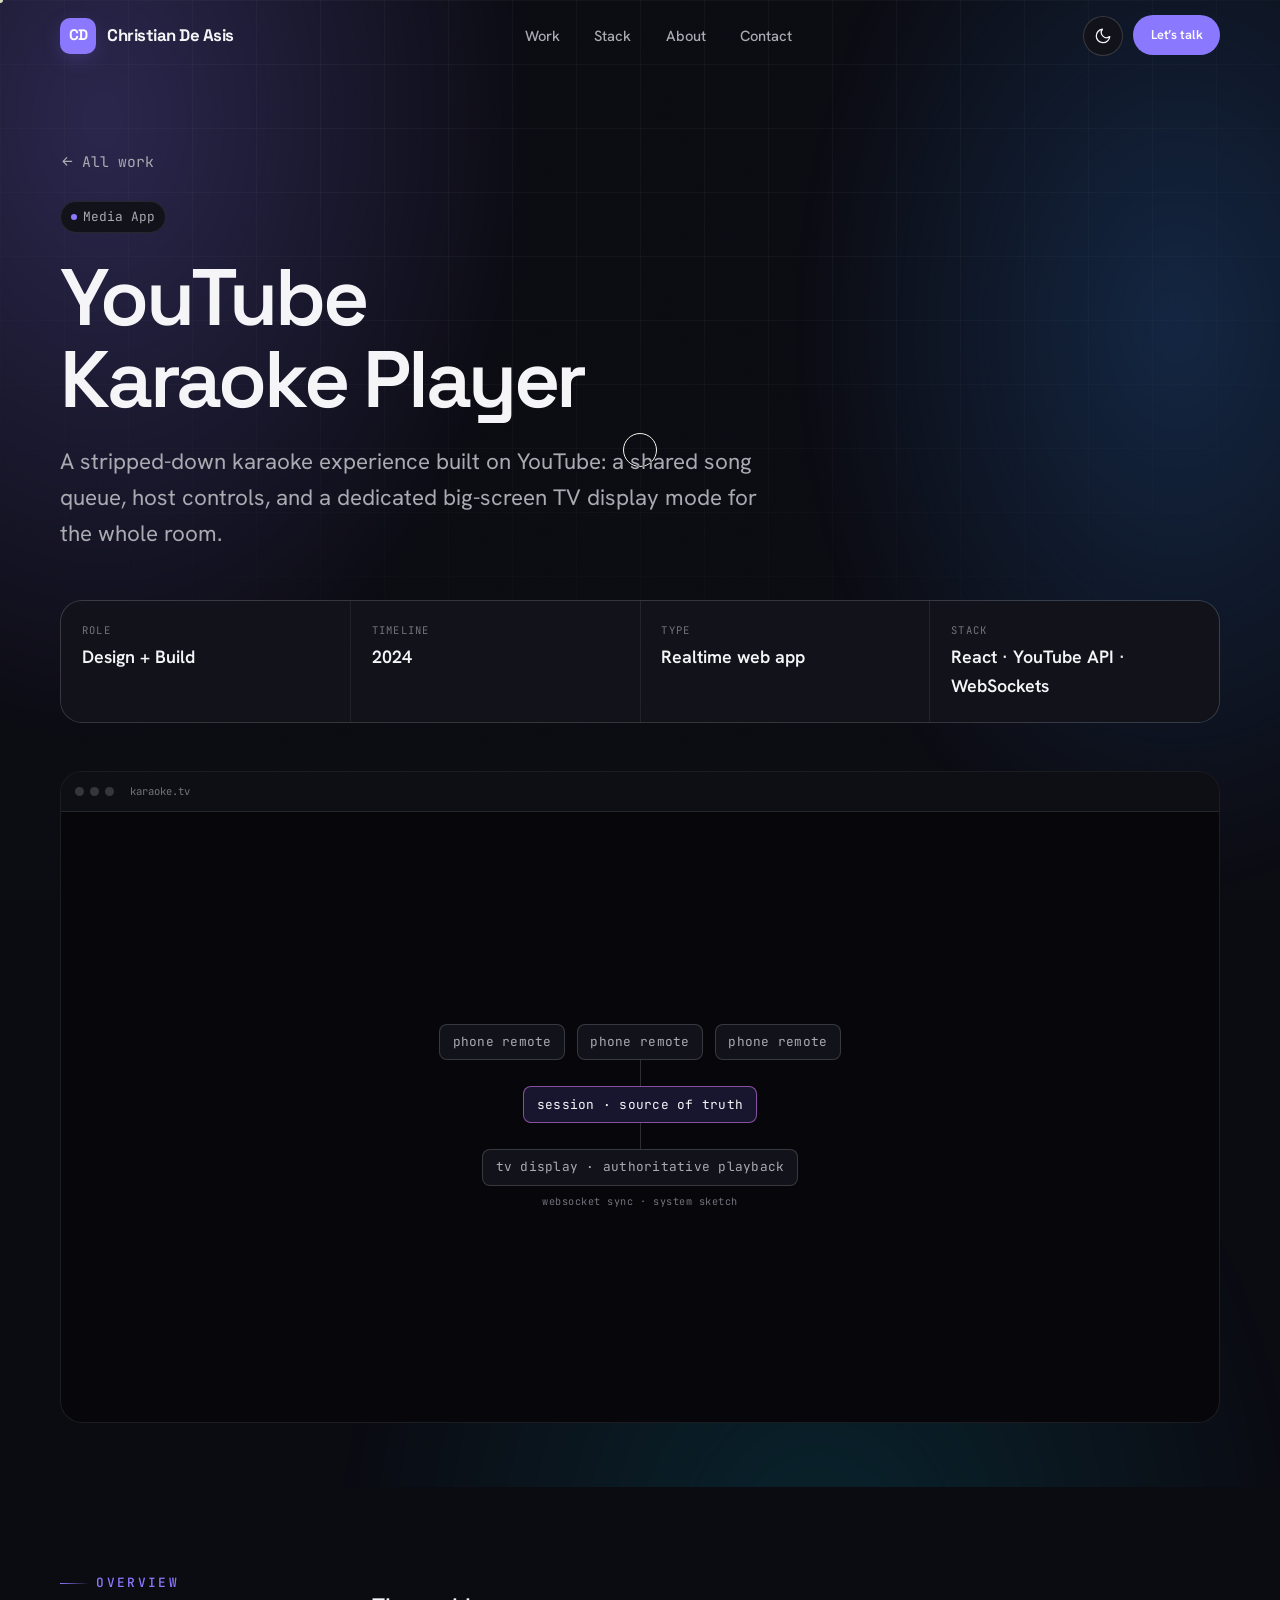
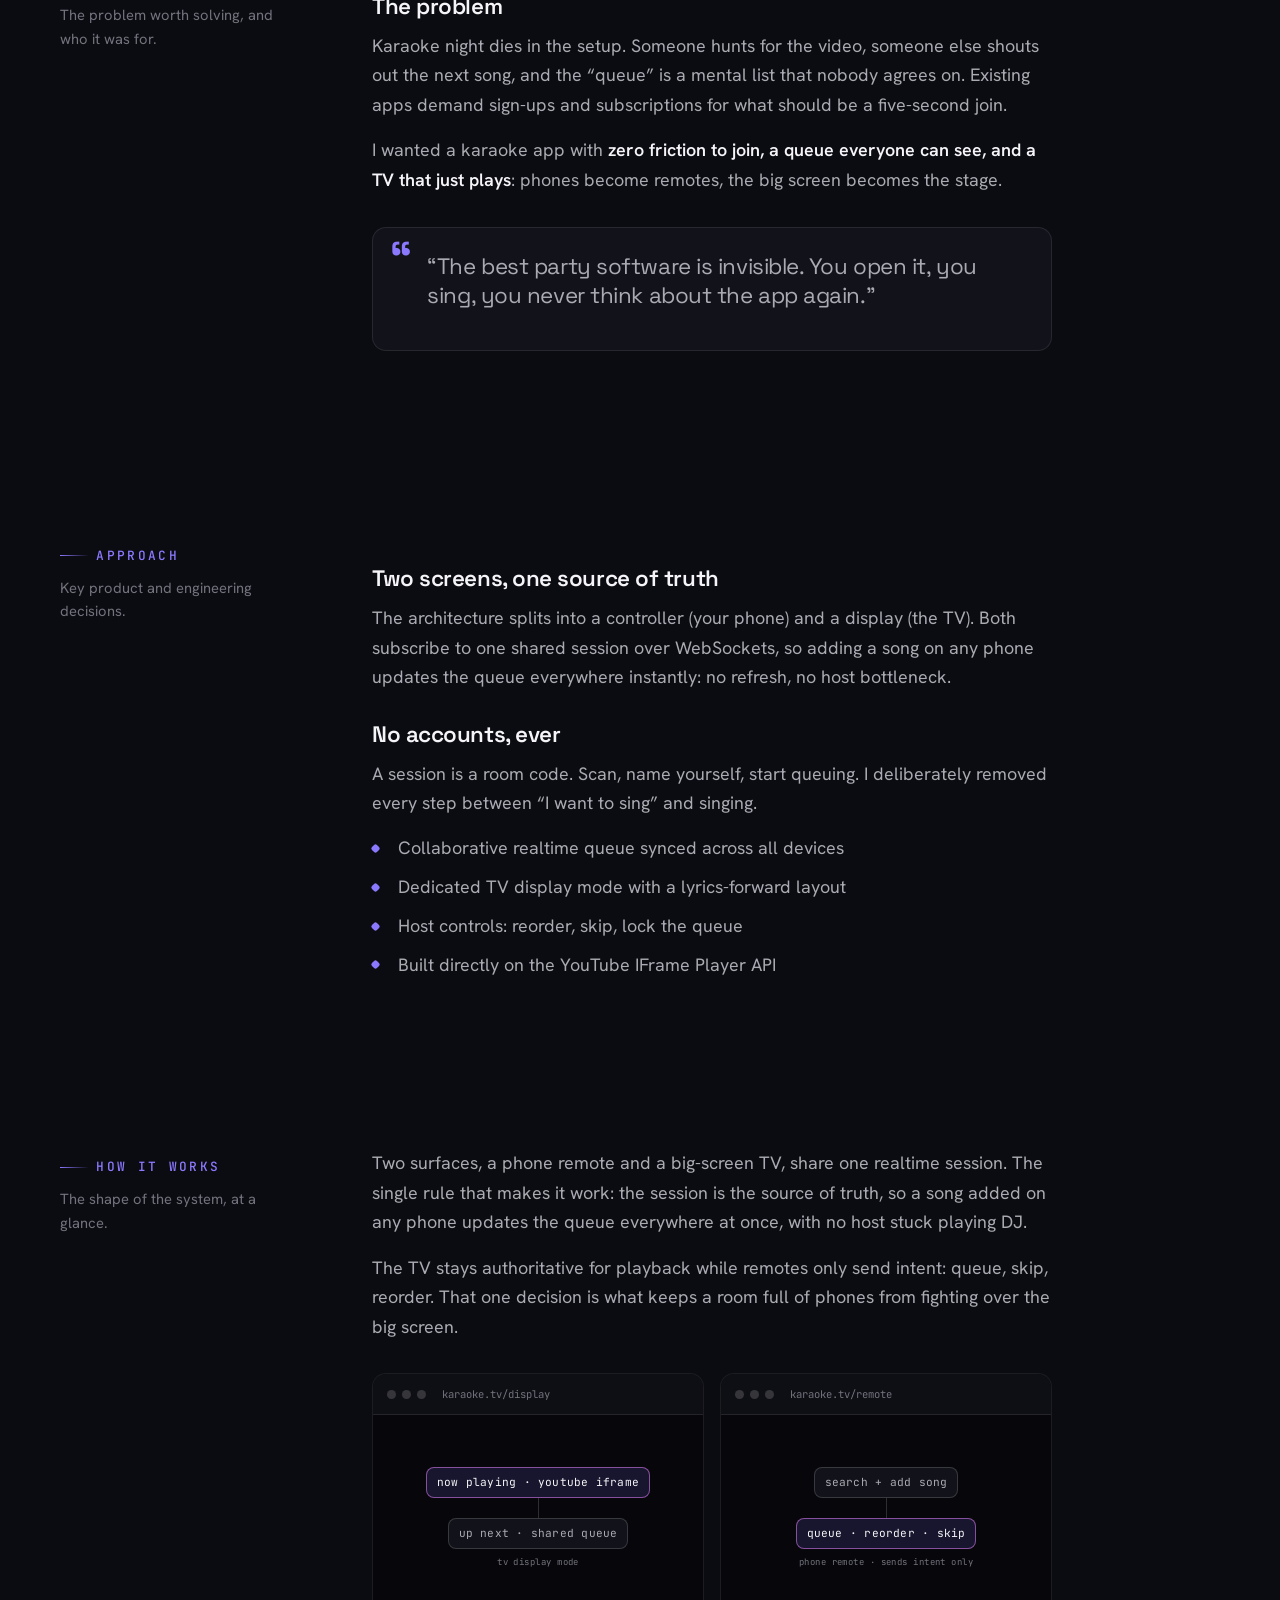
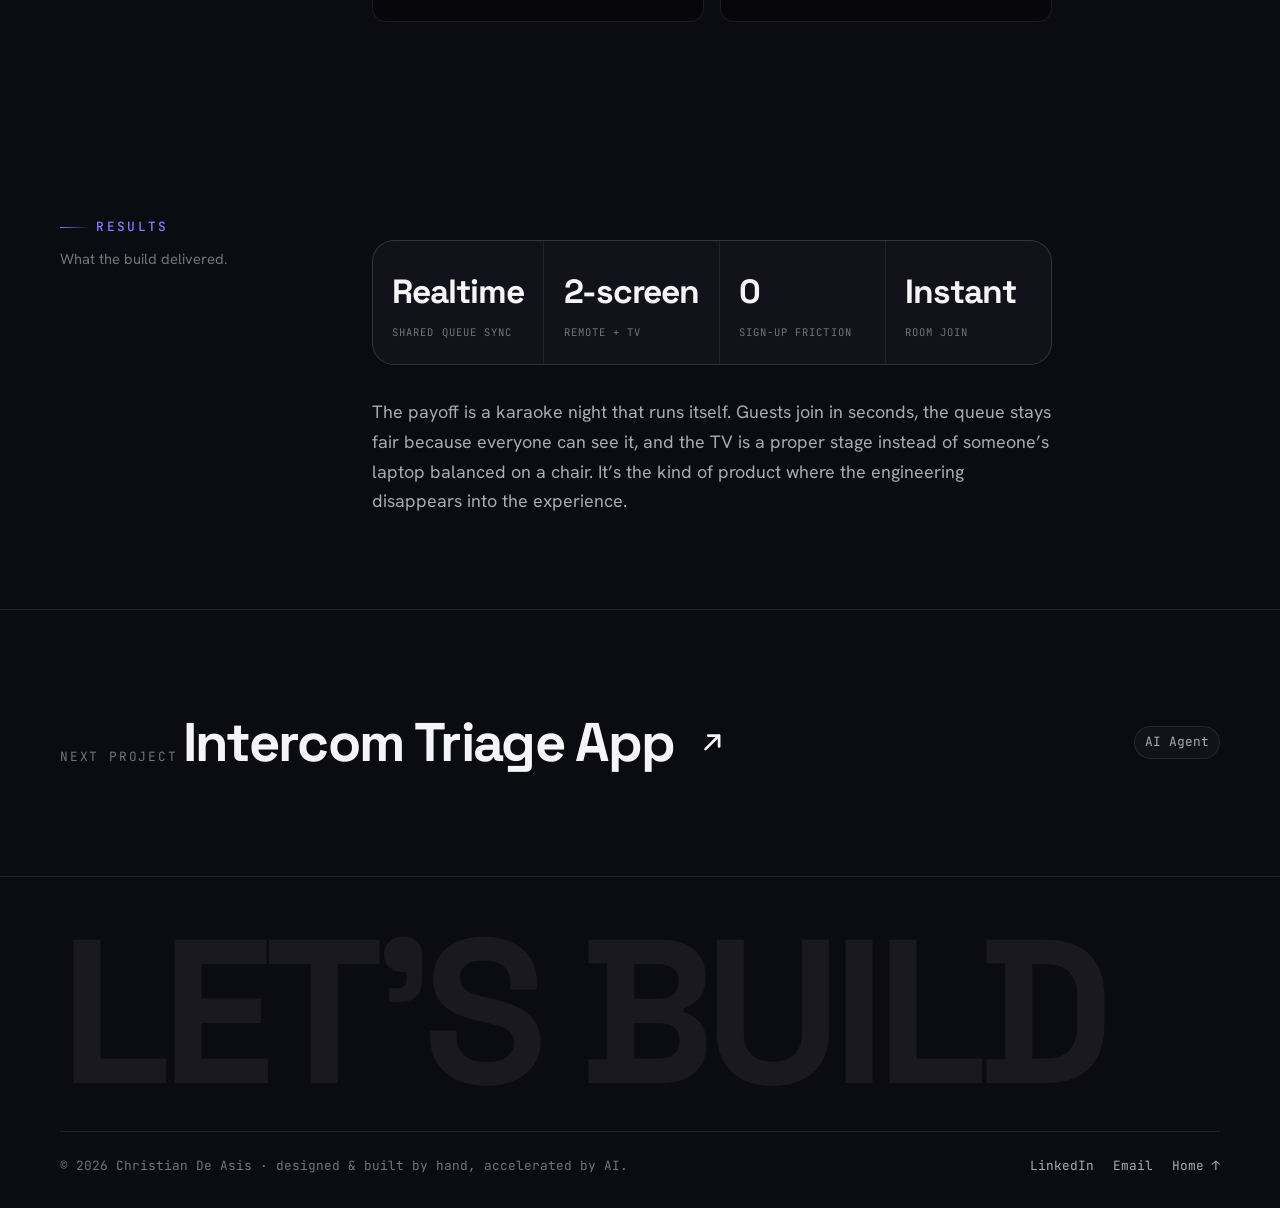
<file: work/karaoke.html>
<!DOCTYPE html>
<html lang="en" data-theme="dark">
<head>
<meta charset="UTF-8">
<meta name="viewport" content="width=device-width, initial-scale=1.0">
<title>YouTube Karaoke Player — Case Study · Christian De Asis</title>
<meta name="description" content="A stripped-down karaoke experience built on YouTube: a shared song queue, host controls, and a dedicated big-screen TV display mode for the whole room.">
<meta name="theme-color" content="#0c0c12">
<link rel="icon" href="data:image/svg+xml,%3Csvg xmlns='http://www.w3.org/2000/svg' viewBox='0 0 64 64'%3E%3Crect width='64' height='64' rx='14' fill='%237c6cf0'/%3E%3Ctext x='32' y='42' font-family='Arial,sans-serif' font-size='28' font-weight='700' fill='%23fff' text-anchor='middle'%3ECD%3C/text%3E%3C/svg%3E">
<link rel="preconnect" href="https://fonts.googleapis.com">
<link rel="preconnect" href="https://fonts.gstatic.com" crossorigin>
<link rel="stylesheet" href="../styles/portfolio.css?v=3">
</head>
<body>
<div class="progress"></div>
<div class="noise"></div>
<header class="nav">
  <div class="container nav-inner">
    <a href="../index.html" class="logo" aria-label="Christian De Asis — home">
      <span class="logo-mark">CD</span>
      <span class="hide-mobile">Christian&nbsp;De&nbsp;Asis</span>
    </a>
    <nav class="nav-links" aria-label="Primary">
      <a href="../index.html#work">Work</a>
      <a href="../index.html#skills">Stack</a>
      <a href="../index.html#about">About</a>
      <a href="../index.html#contact">Contact</a>
    </nav>
    <div class="nav-right">
      <button class="theme-toggle" data-theme-toggle aria-label="Toggle color theme"><svg class="moon" viewBox="0 0 24 24" fill="none" stroke="currentColor" stroke-width="1.7" stroke-linecap="round" stroke-linejoin="round"><path d="M21 12.8A9 9 0 1 1 11.2 3a7 7 0 0 0 9.8 9.8Z"/></svg><svg class="sun" viewBox="0 0 24 24" fill="none" stroke="currentColor" stroke-width="1.7" stroke-linecap="round" stroke-linejoin="round"><circle cx="12" cy="12" r="4.5"/><path d="M12 2v2M12 20v2M2 12h2M20 12h2M5 5l1.5 1.5M17.5 17.5 19 19M19 5l-1.5 1.5M6.5 17.5 5 19"/></svg></button>
      <a href="../index.html#contact" class="btn btn-primary btn-sm hide-mobile" data-magnetic="0.3">Let&rsquo;s talk</a>
    </div>
  </div>
</header>
<main>

<section class="cs-hero">
  <div class="hero-mesh" aria-hidden="true" style="opacity:.5"></div>
  <div class="bg-grid" aria-hidden="true"></div>
  <div class="container" style="position:relative;z-index:1">
    <a href="../index.html#work" class="cs-back" data-reveal><svg viewBox="0 0 24 24" fill="none" stroke="currentColor" stroke-width="2" stroke-linecap="round" stroke-linejoin="round"><path d="M19 12H5M11 6l-6 6 6 6"/></svg> All work</a>
    <div data-reveal style="--reveal-delay:.06s;margin-top:1.4rem"><span class="chip"><span class="chip-dot"></span>Media App</span></div>
    <h1 class="cs-title" data-reveal style="--reveal-delay:.1s">YouTube Karaoke Player</h1>
    <p class="cs-tagline" data-reveal style="--reveal-delay:.16s">A stripped-down karaoke experience built on YouTube: a shared song queue, host controls, and a dedicated big-screen TV display mode for the whole room.</p>
    <div class="cs-facts" data-reveal><div class="fact"><span class="k">Role</span><span class="v">Design + Build</span></div><div class="fact"><span class="k">Timeline</span><span class="v">2024</span></div><div class="fact"><span class="k">Type</span><span class="v">Realtime web app</span></div><div class="fact"><span class="k">Stack</span><span class="v">React · YouTube API · WebSockets</span></div></div>
    <div class="cs-cover" data-reveal data-reveal-clip style="--reveal-delay:.1s">
      <div class="mockup">
        <div class="mockup-bar"><i></i><i></i><i></i><span class="url">karaoke.tv</span></div>
        <div class="mockup-canvas"><div class="diagram" aria-hidden="true"><div class="d-row"><span class="d-node">phone remote</span><span class="d-node">phone remote</span><span class="d-node">phone remote</span></div><span class="d-link"></span><span class="d-node accent">session · source of truth</span><span class="d-link" style="--d-delay:.6s"></span><span class="d-node">tv display · authoritative playback</span><span class="d-note">websocket sync · system sketch</span></div></div>
      </div>
    </div>
  </div>
</section>

<section class="cs-section">
  <div class="container">
    <div class="cs-layout">
      <aside class="cs-aside" data-reveal>
        <span class="kicker">Overview</span>
        <p>The problem worth solving, and who it was for.</p>
      </aside>
      <div class="cs-prose" data-reveal style="--reveal-delay:.08s">
        <h4>The problem</h4>
        <p>Karaoke night dies in the setup. Someone hunts for the video, someone else shouts out the next song, and the &ldquo;queue&rdquo; is a mental list that nobody agrees on. Existing apps demand sign-ups and subscriptions for what should be a five-second join.</p>
        <p>I wanted a karaoke app with <strong>zero friction to join, a queue everyone can see, and a TV that just plays</strong>: phones become remotes, the big screen becomes the stage.</p>
        <div class="cs-callout"><p class="q">&ldquo;The best party software is invisible. You open it, you sing, you never think about the app again.&rdquo;</p></div>
      </div>
    </div>
  </div>
</section>
<section class="cs-section">
  <div class="container">
    <div class="cs-layout">
      <aside class="cs-aside" data-reveal>
        <span class="kicker">Approach</span>
        <p>Key product and engineering decisions.</p>
      </aside>
      <div class="cs-prose" data-reveal style="--reveal-delay:.08s">
        <h4>Two screens, one source of truth</h4>
        <p>The architecture splits into a controller (your phone) and a display (the TV). Both subscribe to one shared session over WebSockets, so adding a song on any phone updates the queue everywhere instantly: no refresh, no host bottleneck.</p>
        <h4>No accounts, ever</h4>
        <p>A session is a room code. Scan, name yourself, start queuing. I deliberately removed every step between &ldquo;I want to sing&rdquo; and singing.</p>
        <ul class="bullets"><li>Collaborative realtime queue synced across all devices</li><li>Dedicated TV display mode with a lyrics-forward layout</li><li>Host controls: reorder, skip, lock the queue</li><li>Built directly on the YouTube IFrame Player API</li></ul>
      </div>
    </div>
  </div>
</section>
<section class="cs-section">
  <div class="container">
    <div class="cs-layout">
      <aside class="cs-aside" data-reveal>
        <span class="kicker">How it works</span>
        <p>The shape of the system, at a glance.</p>
      </aside>
      <div class="cs-prose" data-reveal style="--reveal-delay:.08s">
        <p>Two surfaces, a phone remote and a big-screen TV, share one realtime session. The single rule that makes it work: the session is the source of truth, so a song added on any phone updates the queue everywhere at once, with no host stuck playing DJ.</p>
        <p>The TV stays authoritative for playback while remotes only send intent: queue, skip, reorder. That one decision is what keeps a room full of phones from fighting over the big screen.</p>
        <div class="cs-imgrow two"><div class="cs-frame"><div class="mockup"><div class="mockup-bar"><i></i><i></i><i></i><span class="url">karaoke.tv/display</span></div><div class="mockup-canvas"><div class="diagram" aria-hidden="true"><span class="d-node accent">now playing · youtube iframe</span><span class="d-link"></span><span class="d-node">up next · shared queue</span><span class="d-note">tv display mode</span></div></div></div></div><div class="cs-frame"><div class="mockup"><div class="mockup-bar"><i></i><i></i><i></i><span class="url">karaoke.tv/remote</span></div><div class="mockup-canvas"><div class="diagram" aria-hidden="true"><span class="d-node">search + add song</span><span class="d-link"></span><span class="d-node accent">queue · reorder · skip</span><span class="d-note">phone remote · sends intent only</span></div></div></div></div></div>
      </div>
    </div>
  </div>
</section>
<section class="cs-section">
  <div class="container">
    <div class="cs-layout">
      <aside class="cs-aside" data-reveal>
        <span class="kicker">Results</span>
        <p>What the build delivered.</p>
      </aside>
      <div class="cs-prose" data-reveal style="--reveal-delay:.08s">
        <div class="cs-metrics"><div class="m"><span class="v">Realtime</span><span class="l">Shared queue sync</span></div><div class="m"><span class="v">2-screen</span><span class="l">Remote + TV</span></div><div class="m"><span class="v">0</span><span class="l">Sign-up friction</span></div><div class="m"><span class="v">Instant</span><span class="l">Room join</span></div></div>
        <p>The payoff is a karaoke night that runs itself. Guests join in seconds, the queue stays fair because everyone can see it, and the TV is a proper stage instead of someone&rsquo;s laptop balanced on a chair. It&rsquo;s the kind of product where the engineering disappears into the experience.</p>
      </div>
    </div>
  </div>
</section>

<section class="cs-next">
  <div class="container">
    <a href="triage.html" data-reveal data-magnetic="0.08">
      <div>
        <span class="lbl">Next project</span>
        <div class="nm">Intercom Triage App <svg viewBox="0 0 24 24" fill="none" stroke="currentColor" stroke-width="2" stroke-linecap="round" stroke-linejoin="round"><path d="M7 17 17 7M9 7h8v8"/></svg></div>
      </div>
      <span class="chip">AI Agent</span>
    </a>
  </div>
</section>

</main>
<footer class="footer">
  <div class="container">
    <div style="overflow:hidden"><div class="footer-big">LET&rsquo;S BUILD</div></div>
    <div class="footer-bottom">
      <span class="muted">© <span data-year>2026</span> Christian De Asis · designed &amp; built by hand, accelerated by AI.</span>
      <div class="footer-links">
        <a href="https://www.linkedin.com/in/christian-de-asis-0092412aa/" target="_blank" rel="noopener">LinkedIn</a>
        <a href="mailto:cdeasis923@gmail.com">Email</a>
        <a href="../index.html">Home ↑</a>
      </div>
    </div>
  </div>
</footer>
<script src="../scripts/portfolio.js?v=3"></script>
</body>
</html>
</file>
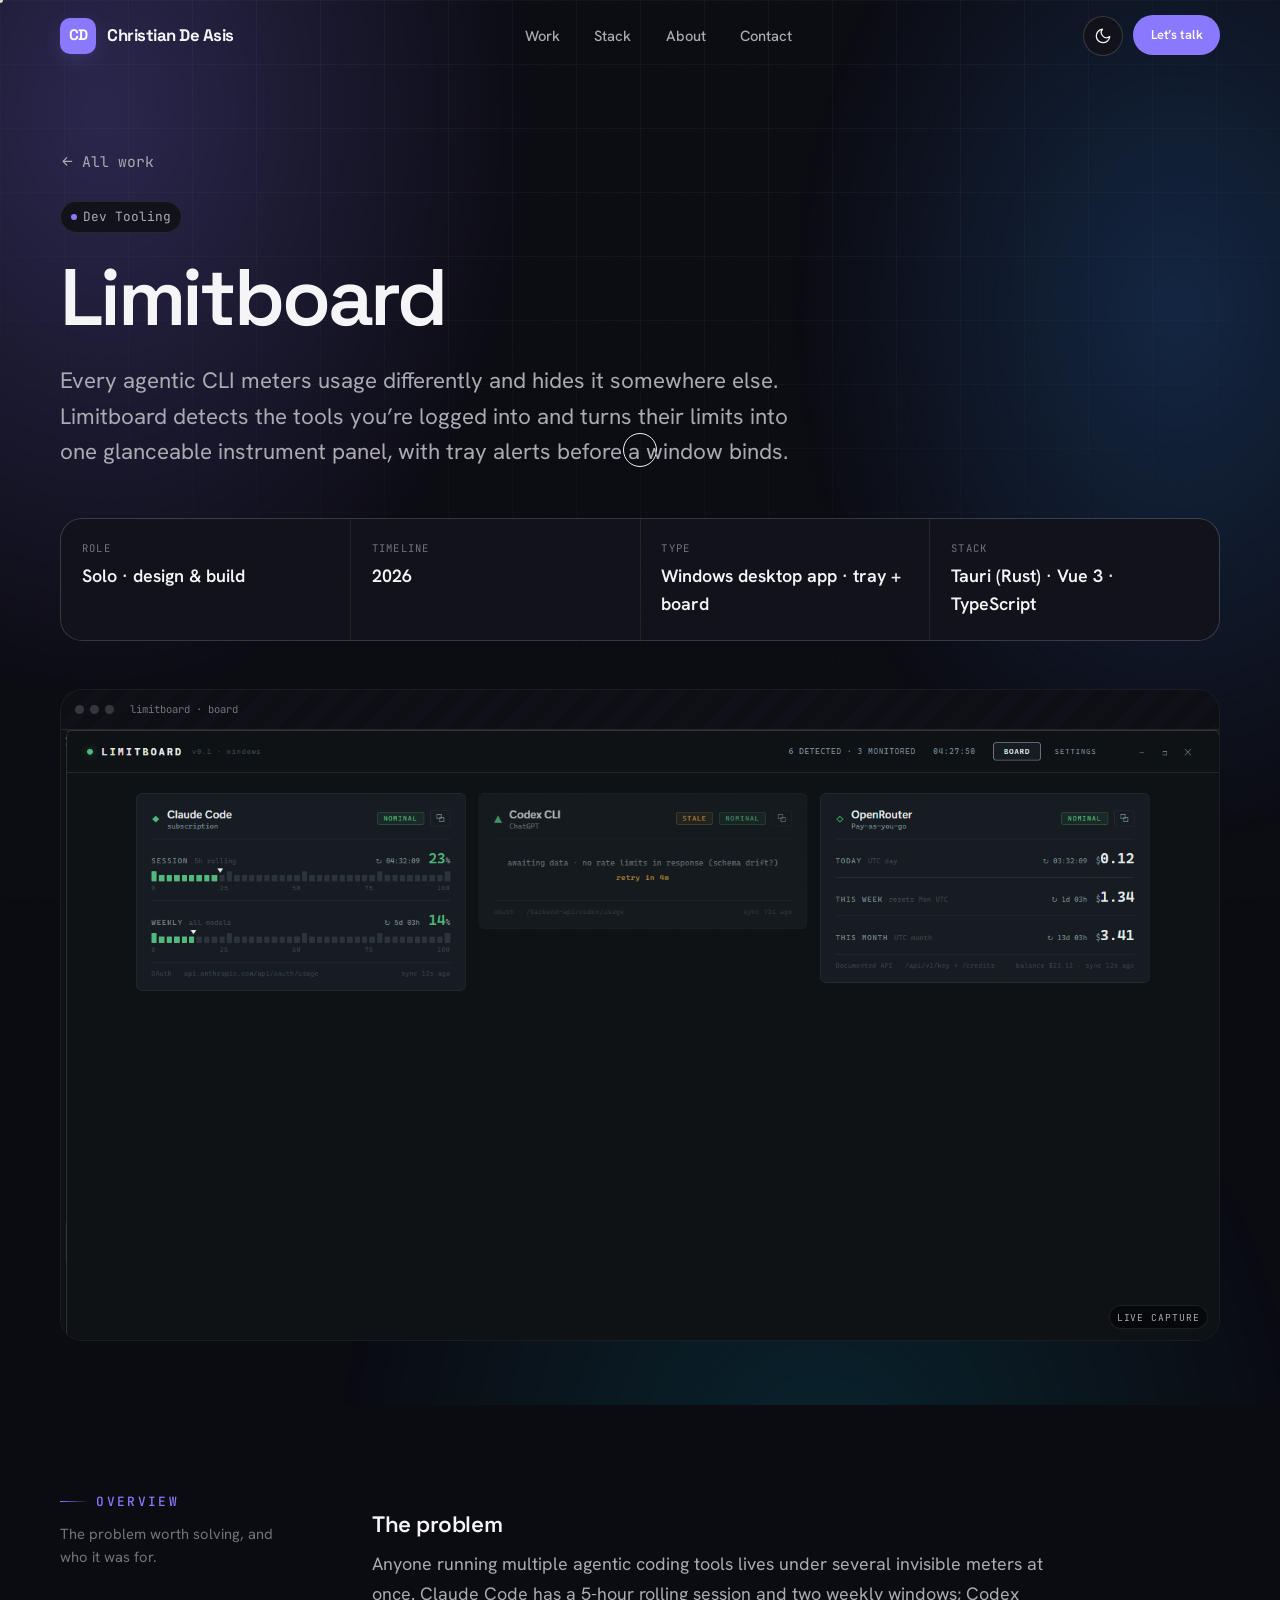
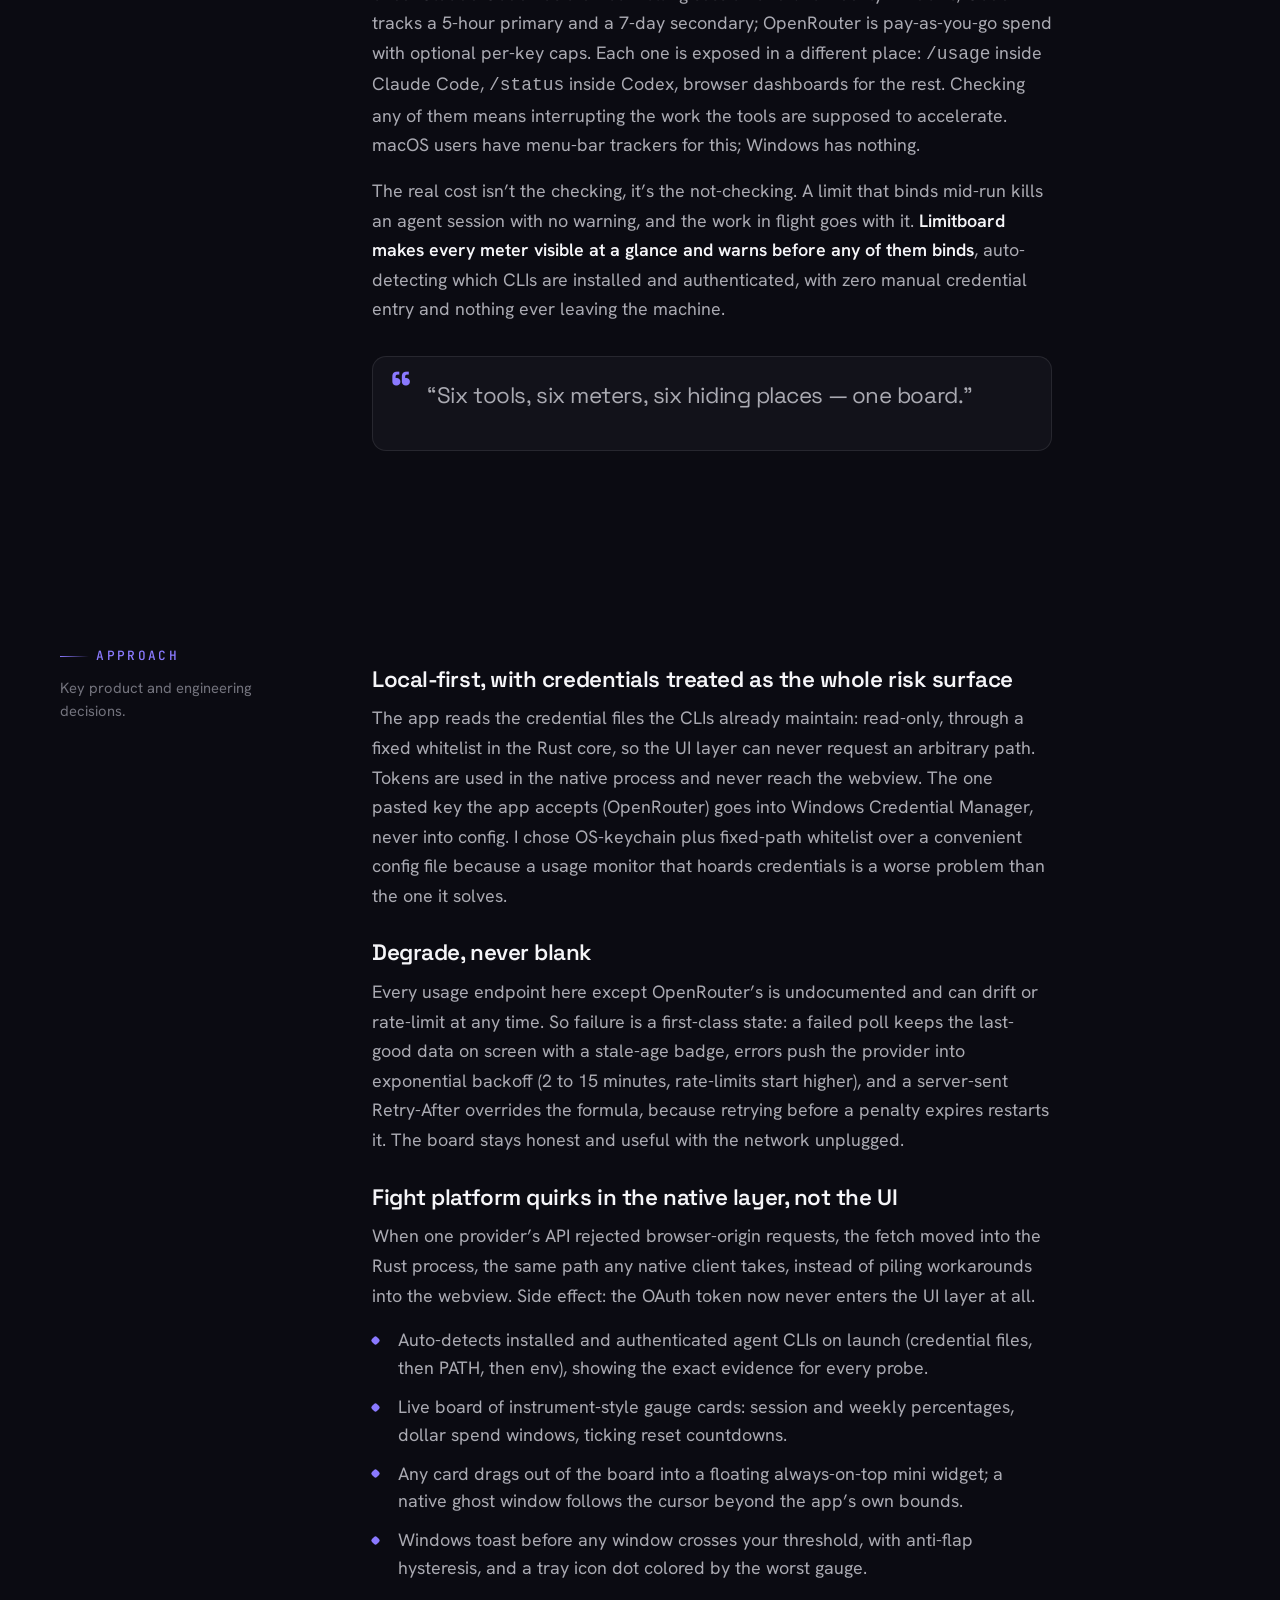
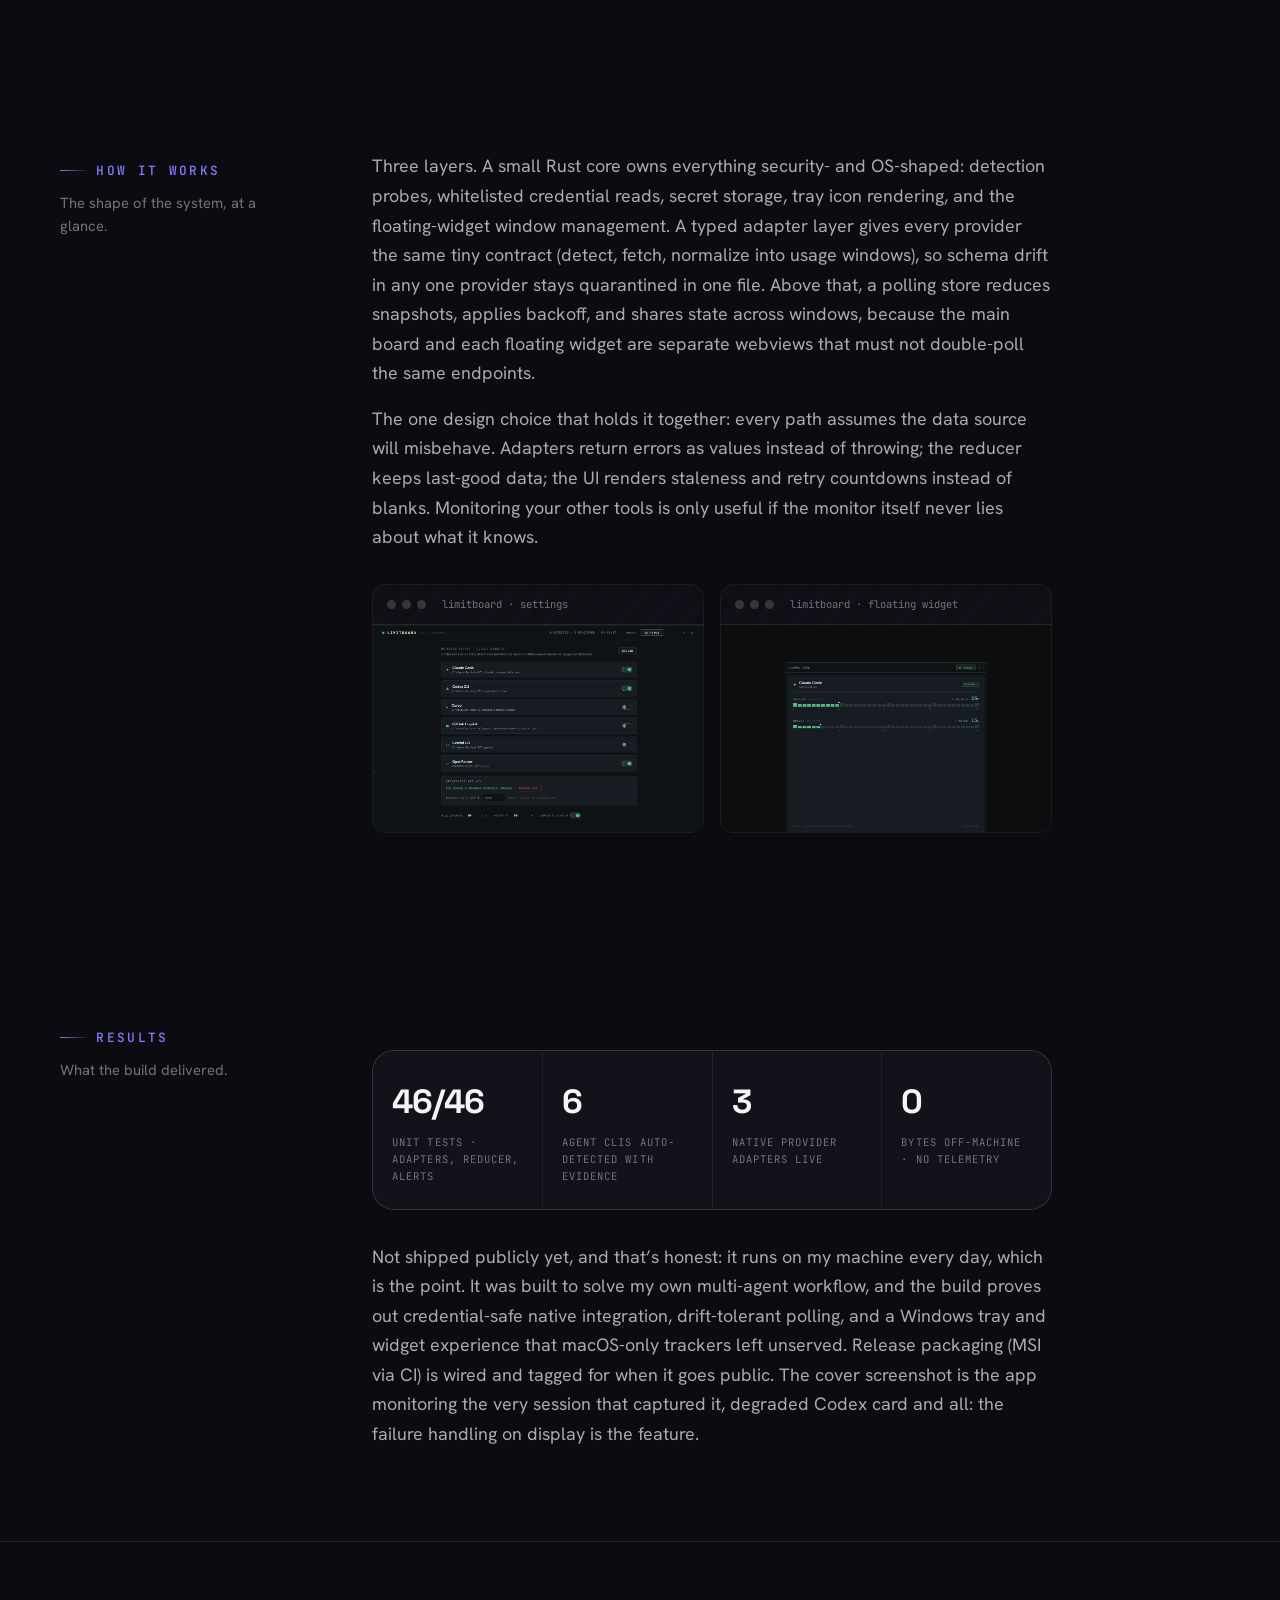
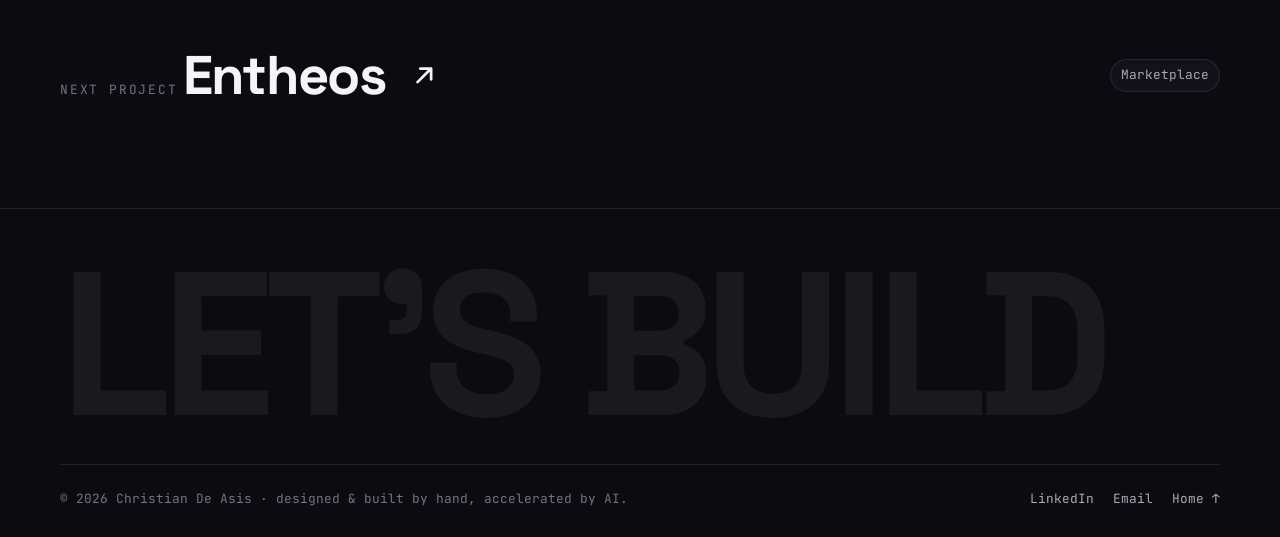
<file: work/limitboard.html>
<!DOCTYPE html>
<html lang="en" data-theme="dark">
<head>
<meta charset="UTF-8">
<meta name="viewport" content="width=device-width, initial-scale=1.0">
<title>Limitboard — Case Study · Christian De Asis</title>
<meta name="description" content="Limitboard is a Windows-native usage-limit board for agentic coding CLIs: auto-detected providers, drift-tolerant adapters, and credentials that never leave the native core.">
<meta name="theme-color" content="#0c0c12">
<link rel="icon" href="data:image/svg+xml,%3Csvg xmlns='http://www.w3.org/2000/svg' viewBox='0 0 64 64'%3E%3Crect width='64' height='64' rx='14' fill='%237c6cf0'/%3E%3Ctext x='32' y='42' font-family='Arial,sans-serif' font-size='28' font-weight='700' fill='%23fff' text-anchor='middle'%3ECD%3C/text%3E%3C/svg%3E">
<link rel="preconnect" href="https://fonts.googleapis.com">
<link rel="preconnect" href="https://fonts.gstatic.com" crossorigin>
<link rel="stylesheet" href="../styles/portfolio.css?v=3">
</head>
<body>
<div class="progress"></div>
<div class="noise"></div>
<header class="nav">
  <div class="container nav-inner">
    <a href="../index.html" class="logo" aria-label="Christian De Asis — home">
      <span class="logo-mark">CD</span>
      <span class="hide-mobile">Christian&nbsp;De&nbsp;Asis</span>
    </a>
    <nav class="nav-links" aria-label="Primary">
      <a href="../index.html#work">Work</a>
      <a href="../index.html#skills">Stack</a>
      <a href="../index.html#about">About</a>
      <a href="../index.html#contact">Contact</a>
    </nav>
    <div class="nav-right">
      <button class="theme-toggle" data-theme-toggle aria-label="Toggle color theme"><svg class="moon" viewBox="0 0 24 24" fill="none" stroke="currentColor" stroke-width="1.7" stroke-linecap="round" stroke-linejoin="round"><path d="M21 12.8A9 9 0 1 1 11.2 3a7 7 0 0 0 9.8 9.8Z"/></svg><svg class="sun" viewBox="0 0 24 24" fill="none" stroke="currentColor" stroke-width="1.7" stroke-linecap="round" stroke-linejoin="round"><circle cx="12" cy="12" r="4.5"/><path d="M12 2v2M12 20v2M2 12h2M20 12h2M5 5l1.5 1.5M17.5 17.5 19 19M19 5l-1.5 1.5M6.5 17.5 5 19"/></svg></button>
      <a href="../index.html#contact" class="btn btn-primary btn-sm hide-mobile" data-magnetic="0.3">Let&rsquo;s talk</a>
    </div>
  </div>
</header>
<main>

<section class="cs-hero">
  <div class="hero-mesh" aria-hidden="true" style="opacity:.5"></div>
  <div class="bg-grid" aria-hidden="true"></div>
  <div class="container" style="position:relative;z-index:1">
    <a href="../index.html#work" class="cs-back" data-reveal><svg viewBox="0 0 24 24" fill="none" stroke="currentColor" stroke-width="2" stroke-linecap="round" stroke-linejoin="round"><path d="M19 12H5M11 6l-6 6 6 6"/></svg> All work</a>
    <div data-reveal style="--reveal-delay:.06s;margin-top:1.4rem"><span class="chip"><span class="chip-dot"></span>Dev Tooling</span></div>
    <h1 class="cs-title" data-reveal style="--reveal-delay:.1s">Limitboard</h1>
    <p class="cs-tagline" data-reveal style="--reveal-delay:.16s">Every agentic CLI meters usage differently and hides it somewhere else. Limitboard detects the tools you&rsquo;re logged into and turns their limits into one glanceable instrument panel, with tray alerts before a window binds.</p>
    <div class="cs-facts" data-reveal><div class="fact"><span class="k">Role</span><span class="v">Solo · design &amp; build</span></div><div class="fact"><span class="k">Timeline</span><span class="v">2026</span></div><div class="fact"><span class="k">Type</span><span class="v">Windows desktop app · tray + board</span></div><div class="fact"><span class="k">Stack</span><span class="v">Tauri (Rust) · Vue 3 · TypeScript</span></div></div>
    <div class="cs-cover" data-reveal data-reveal-clip style="--reveal-delay:.1s">
      <div class="mockup">
        <div class="mockup-bar"><i></i><i></i><i></i><span class="url">limitboard · board</span></div>
        <div class="mockup-canvas has-shot">
          <img class="shot" src="../screens/limitboard-cover.png" alt="Limitboard board: live Claude Code gauges, a degraded Codex card with retry countdown, and an OpenRouter spend card" loading="lazy" width="1600" height="900">
          <span class="shot-badge">live capture</span>
        </div>
      </div>
    </div>
  </div>
</section>

<section class="cs-section">
  <div class="container">
    <div class="cs-layout">
      <aside class="cs-aside" data-reveal>
        <span class="kicker">Overview</span>
        <p>The problem worth solving, and who it was for.</p>
      </aside>
      <div class="cs-prose" data-reveal style="--reveal-delay:.08s">
        <h4>The problem</h4>
        <p>Anyone running multiple agentic coding tools lives under several invisible meters at once. Claude Code has a 5-hour rolling session and two weekly windows; Codex tracks a 5-hour primary and a 7-day secondary; OpenRouter is pay-as-you-go spend with optional per-key caps. Each one is exposed in a different place: <code>/usage</code> inside Claude Code, <code>/status</code> inside Codex, browser dashboards for the rest. Checking any of them means interrupting the work the tools are supposed to accelerate. macOS users have menu-bar trackers for this; Windows has nothing.</p>
        <p>The real cost isn&rsquo;t the checking, it&rsquo;s the not-checking. A limit that binds mid-run kills an agent session with no warning, and the work in flight goes with it. <strong>Limitboard makes every meter visible at a glance and warns before any of them binds</strong>, auto-detecting which CLIs are installed and authenticated, with zero manual credential entry and nothing ever leaving the machine.</p>
        <div class="cs-callout"><p class="q">&ldquo;Six tools, six meters, six hiding places — one board.&rdquo;</p></div>
      </div>
    </div>
  </div>
</section>
<section class="cs-section">
  <div class="container">
    <div class="cs-layout">
      <aside class="cs-aside" data-reveal>
        <span class="kicker">Approach</span>
        <p>Key product and engineering decisions.</p>
      </aside>
      <div class="cs-prose" data-reveal style="--reveal-delay:.08s">
        <h4>Local-first, with credentials treated as the whole risk surface</h4>
        <p>The app reads the credential files the CLIs already maintain: read-only, through a fixed whitelist in the Rust core, so the UI layer can never request an arbitrary path. Tokens are used in the native process and never reach the webview. The one pasted key the app accepts (OpenRouter) goes into Windows Credential Manager, never into config. I chose OS-keychain plus fixed-path whitelist over a convenient config file because a usage monitor that hoards credentials is a worse problem than the one it solves.</p>
        <h4>Degrade, never blank</h4>
        <p>Every usage endpoint here except OpenRouter&rsquo;s is undocumented and can drift or rate-limit at any time. So failure is a first-class state: a failed poll keeps the last-good data on screen with a stale-age badge, errors push the provider into exponential backoff (2 to 15 minutes, rate-limits start higher), and a server-sent Retry-After overrides the formula, because retrying before a penalty expires restarts it. The board stays honest and useful with the network unplugged.</p>
        <h4>Fight platform quirks in the native layer, not the UI</h4>
        <p>When one provider&rsquo;s API rejected browser-origin requests, the fetch moved into the Rust process, the same path any native client takes, instead of piling workarounds into the webview. Side effect: the OAuth token now never enters the UI layer at all.</p>
        <ul class="bullets"><li>Auto-detects installed and authenticated agent CLIs on launch (credential files, then PATH, then env), showing the exact evidence for every probe.</li><li>Live board of instrument-style gauge cards: session and weekly percentages, dollar spend windows, ticking reset countdowns.</li><li>Any card drags out of the board into a floating always-on-top mini widget; a native ghost window follows the cursor beyond the app&rsquo;s own bounds.</li><li>Windows toast before any window crosses your threshold, with anti-flap hysteresis, and a tray icon dot colored by the worst gauge.</li></ul>
      </div>
    </div>
  </div>
</section>
<section class="cs-section">
  <div class="container">
    <div class="cs-layout">
      <aside class="cs-aside" data-reveal>
        <span class="kicker">How it works</span>
        <p>The shape of the system, at a glance.</p>
      </aside>
      <div class="cs-prose" data-reveal style="--reveal-delay:.08s">
        <p>Three layers. A small Rust core owns everything security- and OS-shaped: detection probes, whitelisted credential reads, secret storage, tray icon rendering, and the floating-widget window management. A typed adapter layer gives every provider the same tiny contract (detect, fetch, normalize into usage windows), so schema drift in any one provider stays quarantined in one file. Above that, a polling store reduces snapshots, applies backoff, and shares state across windows, because the main board and each floating widget are separate webviews that must not double-poll the same endpoints.</p>
        <p>The one design choice that holds it together: every path assumes the data source will misbehave. Adapters return errors as values instead of throwing; the reducer keeps last-good data; the UI renders staleness and retry countdowns instead of blanks. Monitoring your other tools is only useful if the monitor itself never lies about what it knows.</p>
        <div class="cs-imgrow two"><div class="cs-frame"><div class="mockup"><div class="mockup-bar"><i></i><i></i><i></i><span class="url">limitboard · settings</span></div><div class="mockup-canvas has-shot"><img class="shot" src="../screens/limitboard-a.png" alt="Limitboard settings: six provider detection rows with probe evidence, enable toggles, and Credential Manager key state" loading="lazy" width="1280" height="960"></div></div></div><div class="cs-frame"><div class="mockup"><div class="mockup-bar"><i></i><i></i><i></i><span class="url">limitboard · floating widget</span></div><div class="mockup-canvas has-shot"><img class="shot" src="../screens/limitboard-b.png" alt="Limitboard floating widget: an always-on-top Claude Code gauge card with pin control" loading="lazy" width="1280" height="960"></div></div></div></div>
      </div>
    </div>
  </div>
</section>
<section class="cs-section">
  <div class="container">
    <div class="cs-layout">
      <aside class="cs-aside" data-reveal>
        <span class="kicker">Results</span>
        <p>What the build delivered.</p>
      </aside>
      <div class="cs-prose" data-reveal style="--reveal-delay:.08s">
        <div class="cs-metrics"><div class="m"><span class="v">46/46</span><span class="l">Unit tests · adapters, reducer, alerts</span></div><div class="m"><span class="v">6</span><span class="l">Agent CLIs auto-detected with evidence</span></div><div class="m"><span class="v">3</span><span class="l">Native provider adapters live</span></div><div class="m"><span class="v">0</span><span class="l">Bytes off-machine · no telemetry</span></div></div>
        <p>Not shipped publicly yet, and that&rsquo;s honest: it runs on my machine every day, which is the point. It was built to solve my own multi-agent workflow, and the build proves out credential-safe native integration, drift-tolerant polling, and a Windows tray and widget experience that macOS-only trackers left unserved. Release packaging (MSI via CI) is wired and tagged for when it goes public. The cover screenshot is the app monitoring the very session that captured it, degraded Codex card and all: the failure handling on display is the feature.</p>
      </div>
    </div>
  </div>
</section>

<section class="cs-next">
  <div class="container">
    <a href="entheos.html" data-reveal data-magnetic="0.08">
      <div>
        <span class="lbl">Next project</span>
        <div class="nm">Entheos <svg viewBox="0 0 24 24" fill="none" stroke="currentColor" stroke-width="2" stroke-linecap="round" stroke-linejoin="round"><path d="M7 17 17 7M9 7h8v8"/></svg></div>
      </div>
      <span class="chip">Marketplace</span>
    </a>
  </div>
</section>

</main>
<footer class="footer">
  <div class="container">
    <div style="overflow:hidden"><div class="footer-big">LET&rsquo;S BUILD</div></div>
    <div class="footer-bottom">
      <span class="muted">© <span data-year>2026</span> Christian De Asis · designed &amp; built by hand, accelerated by AI.</span>
      <div class="footer-links">
        <a href="https://www.linkedin.com/in/christian-de-asis-0092412aa/" target="_blank" rel="noopener">LinkedIn</a>
        <a href="mailto:cdeasis923@gmail.com">Email</a>
        <a href="../index.html">Home ↑</a>
      </div>
    </div>
  </div>
</footer>
<script src="../scripts/portfolio.js?v=3"></script>
</body>
</html>
</file>
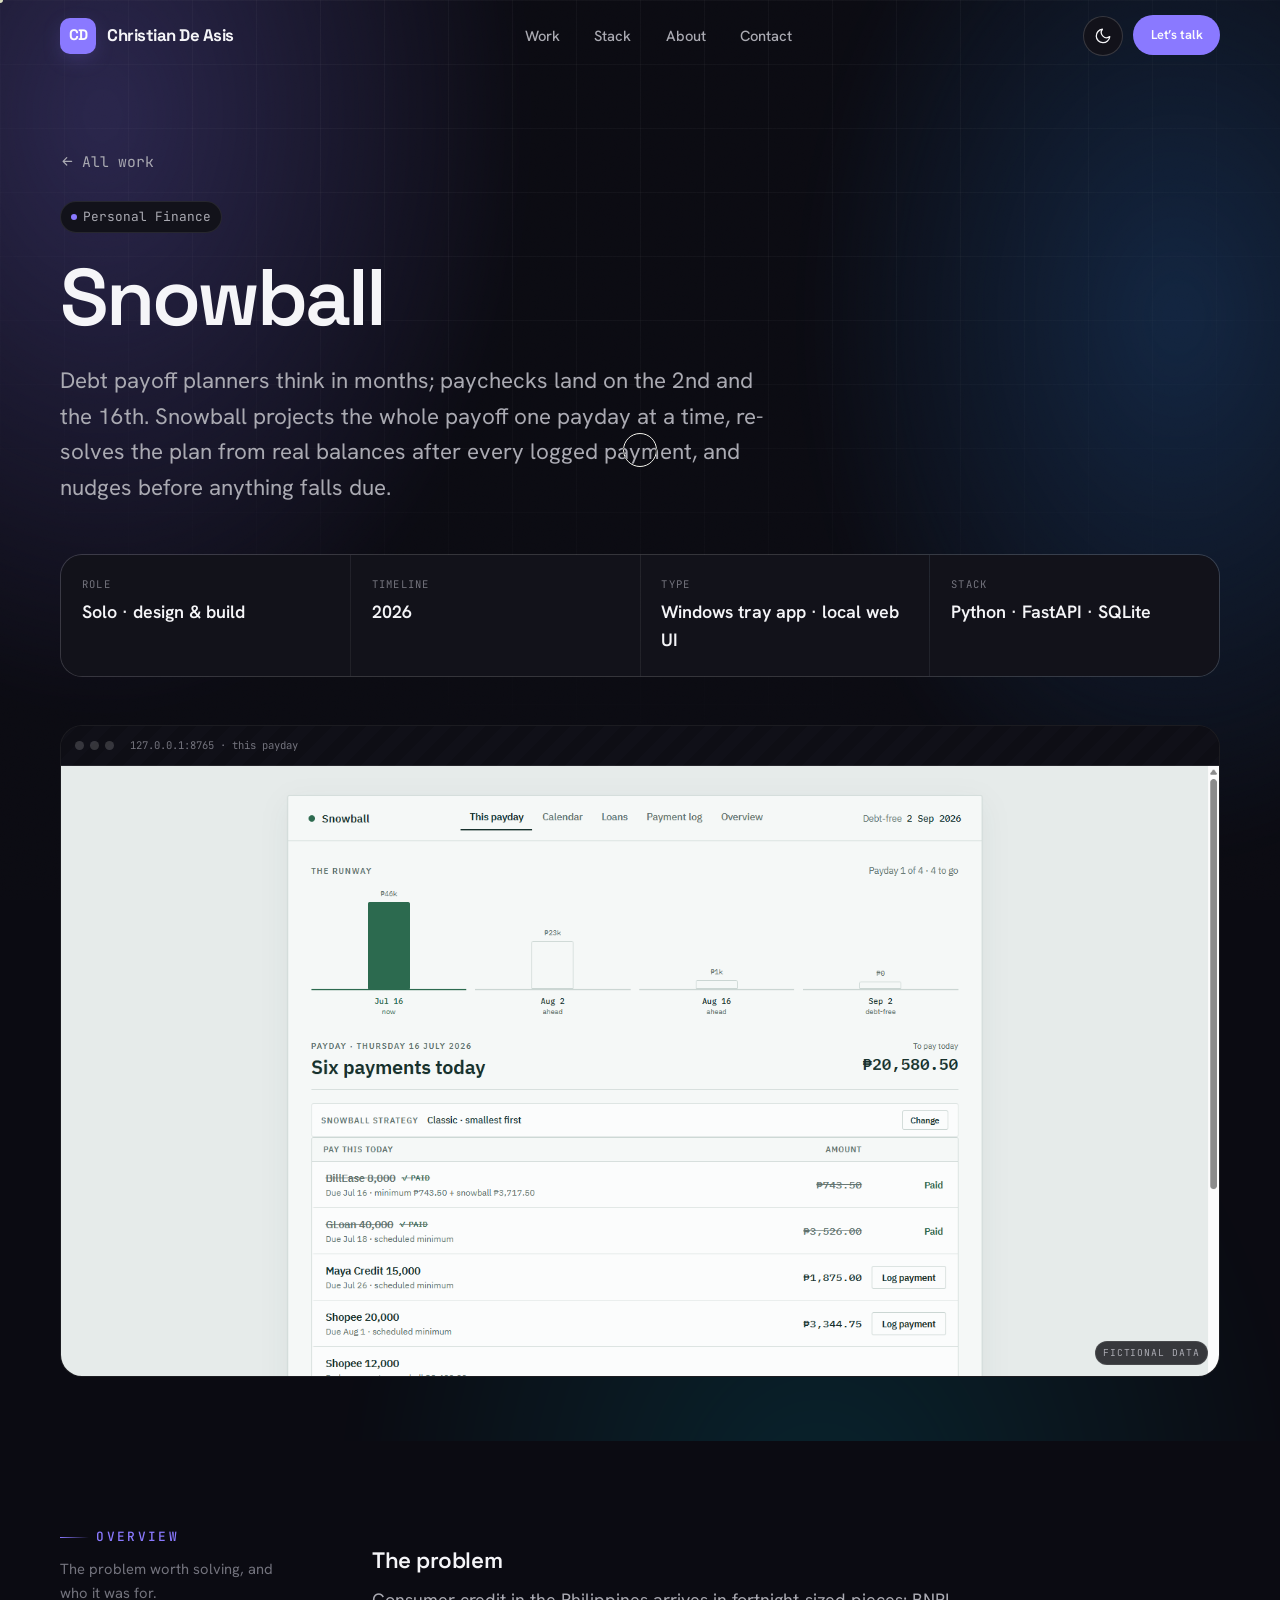
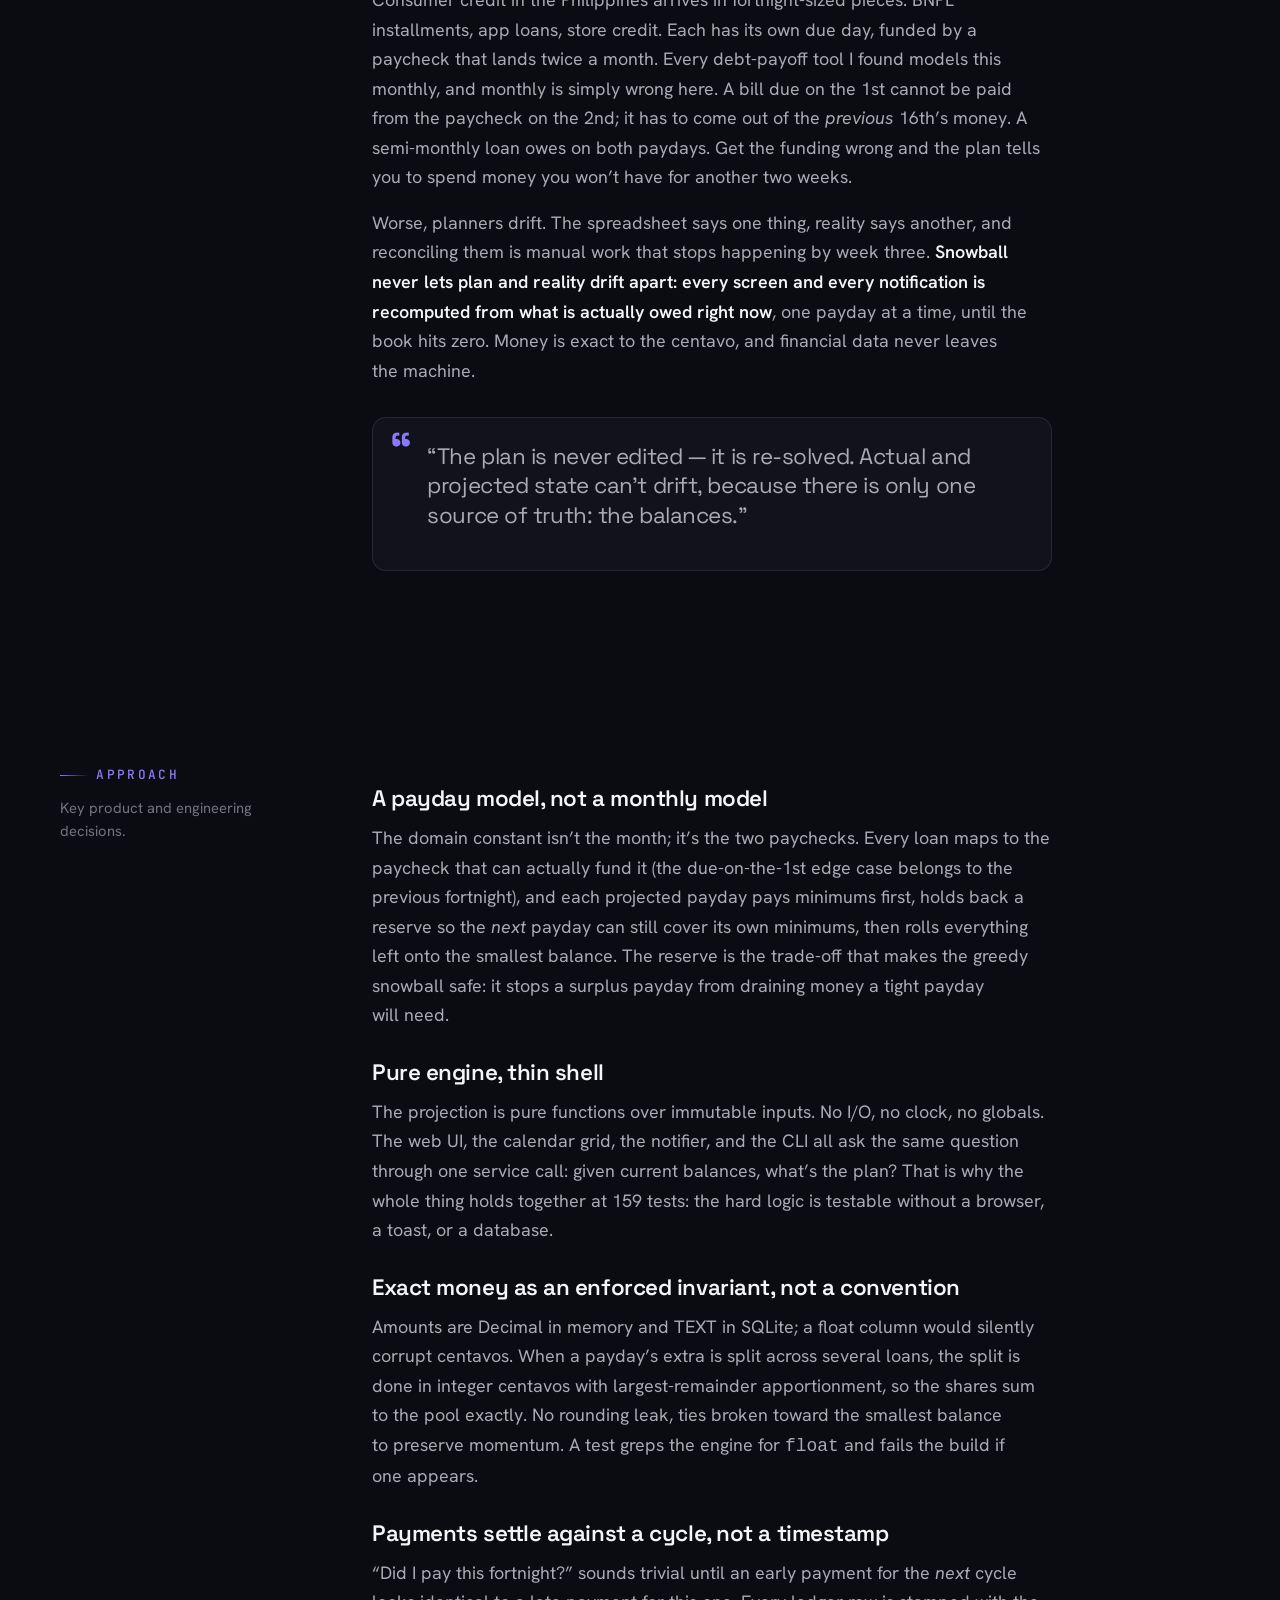
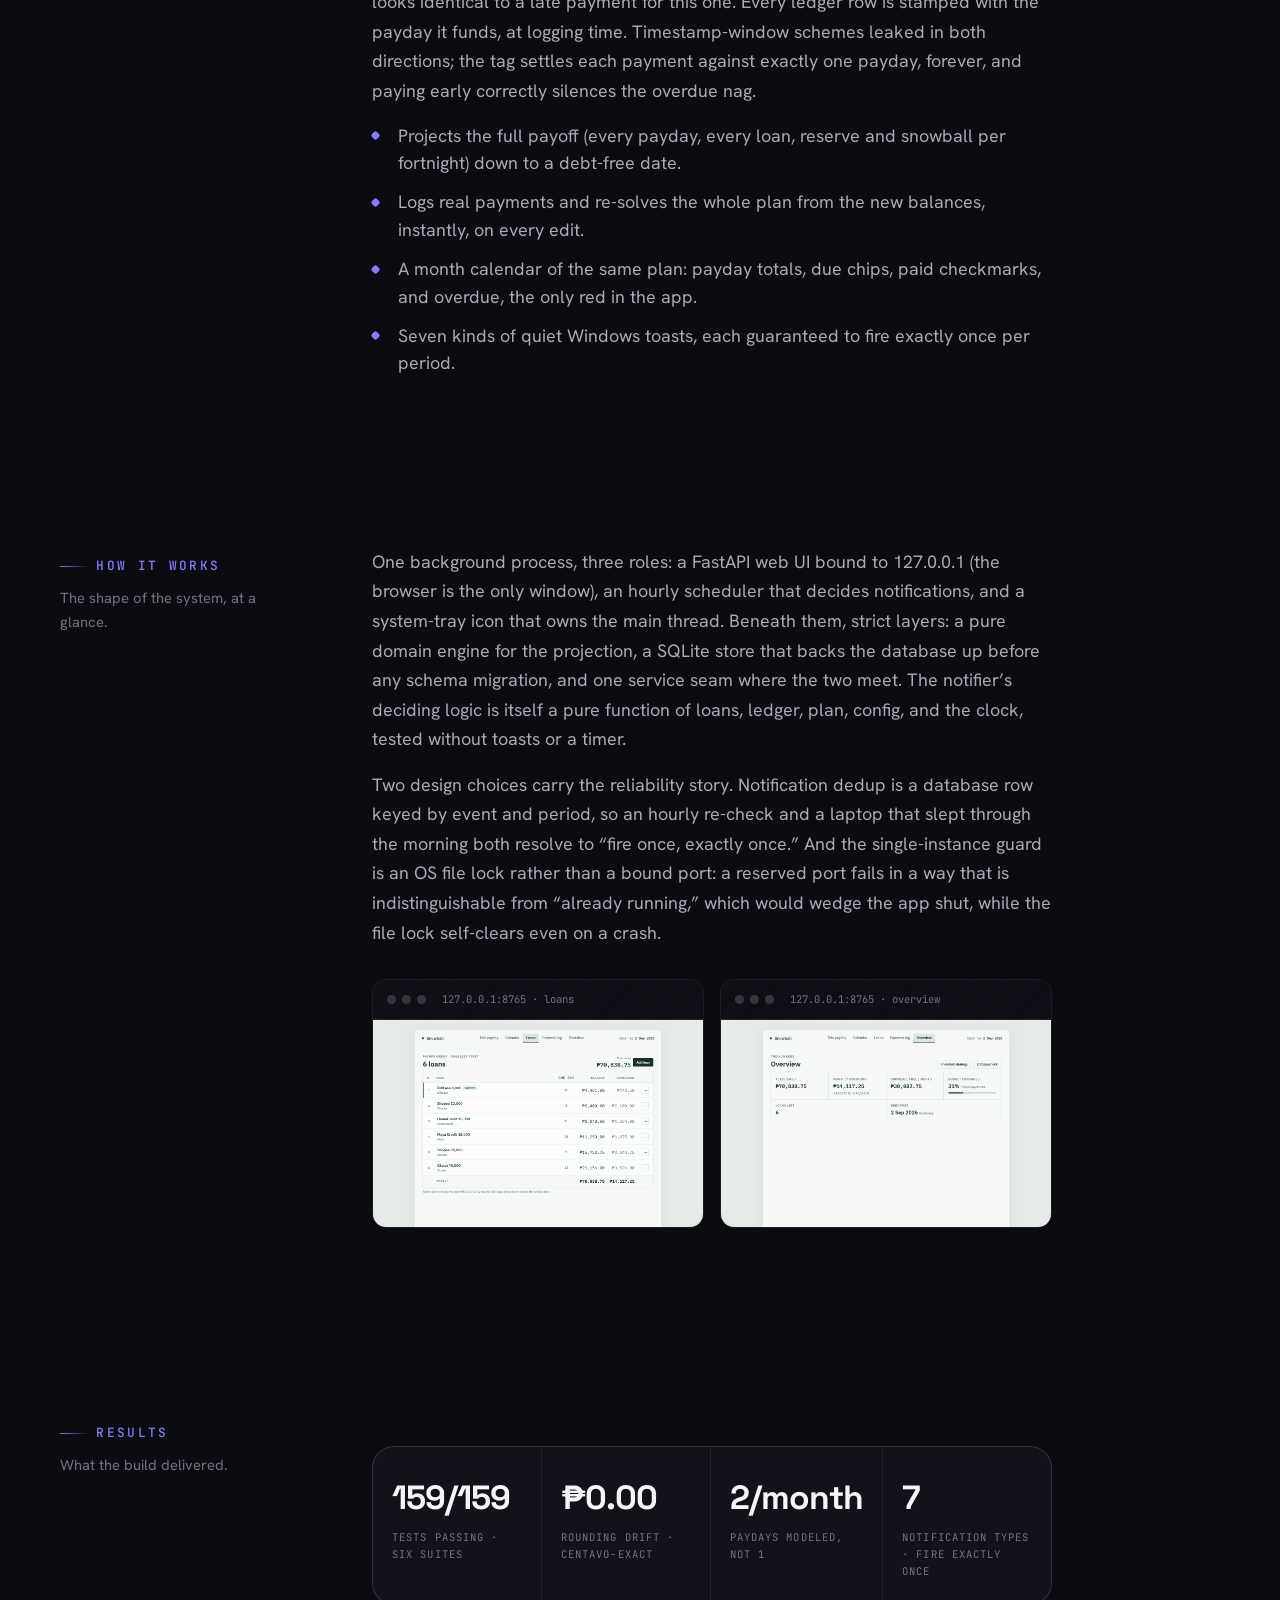
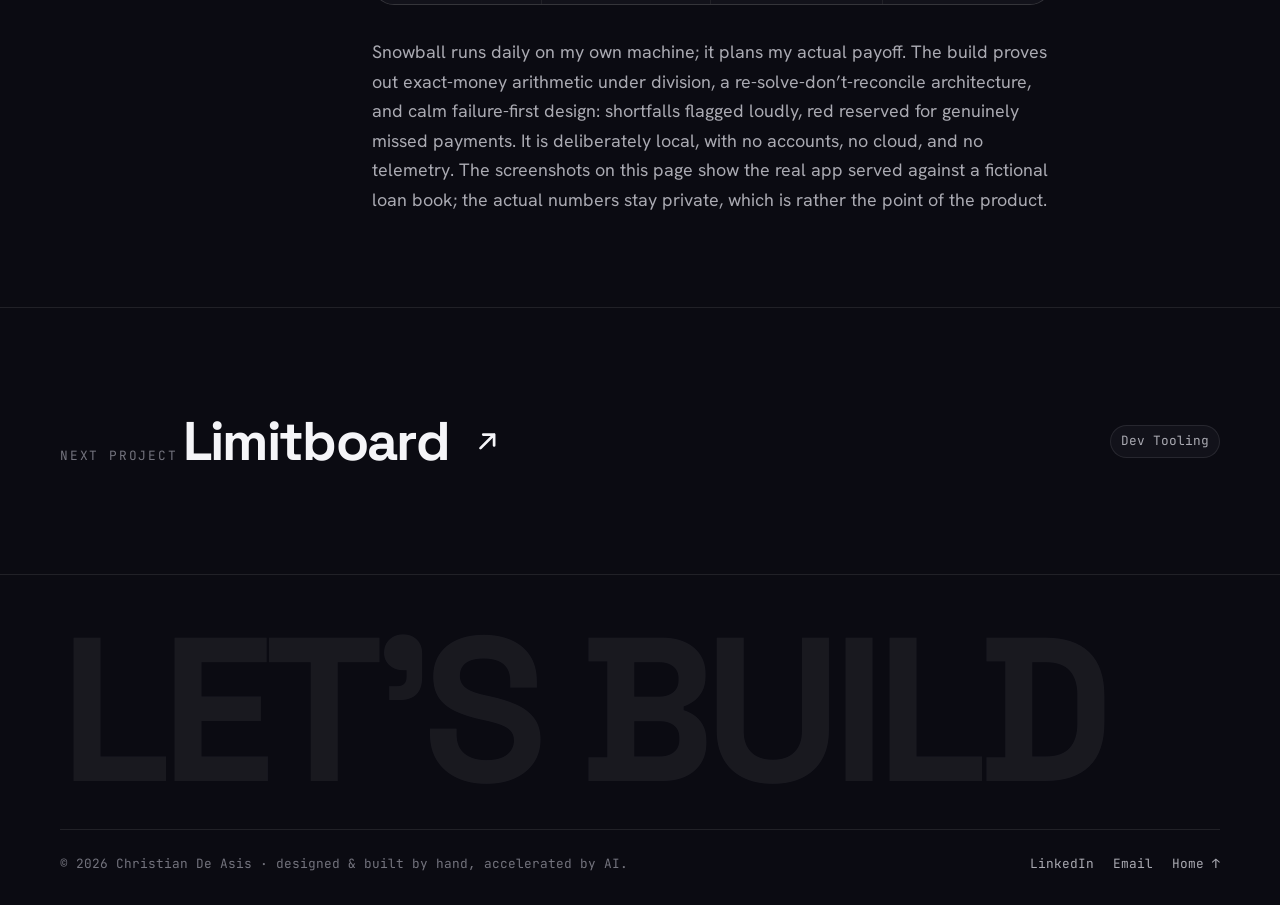
<file: work/snowball.html>
<!DOCTYPE html>
<html lang="en" data-theme="dark">
<head>
<meta charset="UTF-8">
<meta name="viewport" content="width=device-width, initial-scale=1.0">
<title>Snowball — Case Study · Christian De Asis</title>
<meta name="description" content="Snowball plans debt payoff one payday at a time: a pure-function projection engine with Decimal-exact money, re-solved from real balances after every logged payment.">
<meta name="theme-color" content="#0c0c12">
<link rel="icon" href="data:image/svg+xml,%3Csvg xmlns='http://www.w3.org/2000/svg' viewBox='0 0 64 64'%3E%3Crect width='64' height='64' rx='14' fill='%237c6cf0'/%3E%3Ctext x='32' y='42' font-family='Arial,sans-serif' font-size='28' font-weight='700' fill='%23fff' text-anchor='middle'%3ECD%3C/text%3E%3C/svg%3E">
<link rel="preconnect" href="https://fonts.googleapis.com">
<link rel="preconnect" href="https://fonts.gstatic.com" crossorigin>
<link rel="stylesheet" href="../styles/portfolio.css?v=3">
</head>
<body>
<div class="progress"></div>
<div class="noise"></div>
<header class="nav">
  <div class="container nav-inner">
    <a href="../index.html" class="logo" aria-label="Christian De Asis — home">
      <span class="logo-mark">CD</span>
      <span class="hide-mobile">Christian&nbsp;De&nbsp;Asis</span>
    </a>
    <nav class="nav-links" aria-label="Primary">
      <a href="../index.html#work">Work</a>
      <a href="../index.html#skills">Stack</a>
      <a href="../index.html#about">About</a>
      <a href="../index.html#contact">Contact</a>
    </nav>
    <div class="nav-right">
      <button class="theme-toggle" data-theme-toggle aria-label="Toggle color theme"><svg class="moon" viewBox="0 0 24 24" fill="none" stroke="currentColor" stroke-width="1.7" stroke-linecap="round" stroke-linejoin="round"><path d="M21 12.8A9 9 0 1 1 11.2 3a7 7 0 0 0 9.8 9.8Z"/></svg><svg class="sun" viewBox="0 0 24 24" fill="none" stroke="currentColor" stroke-width="1.7" stroke-linecap="round" stroke-linejoin="round"><circle cx="12" cy="12" r="4.5"/><path d="M12 2v2M12 20v2M2 12h2M20 12h2M5 5l1.5 1.5M17.5 17.5 19 19M19 5l-1.5 1.5M6.5 17.5 5 19"/></svg></button>
      <a href="../index.html#contact" class="btn btn-primary btn-sm hide-mobile" data-magnetic="0.3">Let&rsquo;s talk</a>
    </div>
  </div>
</header>
<main>

<section class="cs-hero">
  <div class="hero-mesh" aria-hidden="true" style="opacity:.5"></div>
  <div class="bg-grid" aria-hidden="true"></div>
  <div class="container" style="position:relative;z-index:1">
    <a href="../index.html#work" class="cs-back" data-reveal><svg viewBox="0 0 24 24" fill="none" stroke="currentColor" stroke-width="2" stroke-linecap="round" stroke-linejoin="round"><path d="M19 12H5M11 6l-6 6 6 6"/></svg> All work</a>
    <div data-reveal style="--reveal-delay:.06s;margin-top:1.4rem"><span class="chip"><span class="chip-dot"></span>Personal Finance</span></div>
    <h1 class="cs-title" data-reveal style="--reveal-delay:.1s">Snowball</h1>
    <p class="cs-tagline" data-reveal style="--reveal-delay:.16s">Debt payoff planners think in months; paychecks land on the 2nd and the 16th. Snowball projects the whole payoff one payday at a time, re-solves the plan from real balances after every logged payment, and nudges before anything falls due.</p>
    <div class="cs-facts" data-reveal><div class="fact"><span class="k">Role</span><span class="v">Solo · design &amp; build</span></div><div class="fact"><span class="k">Timeline</span><span class="v">2026</span></div><div class="fact"><span class="k">Type</span><span class="v">Windows tray app · local web UI</span></div><div class="fact"><span class="k">Stack</span><span class="v">Python · FastAPI · SQLite</span></div></div>
    <div class="cs-cover" data-reveal data-reveal-clip style="--reveal-delay:.1s">
      <div class="mockup">
        <div class="mockup-bar"><i></i><i></i><i></i><span class="url">127.0.0.1:8765 · this payday</span></div>
        <div class="mockup-canvas has-shot">
          <img class="shot" src="../screens/snowball-cover.png" alt="Snowball payday view: runway bars to debt-free and the pay-today list with paid strikethroughs and a rebate warning" loading="lazy" width="1600" height="900">
          <span class="shot-badge">fictional data</span>
        </div>
      </div>
    </div>
  </div>
</section>

<section class="cs-section">
  <div class="container">
    <div class="cs-layout">
      <aside class="cs-aside" data-reveal>
        <span class="kicker">Overview</span>
        <p>The problem worth solving, and who it was for.</p>
      </aside>
      <div class="cs-prose" data-reveal style="--reveal-delay:.08s">
        <h4>The problem</h4>
        <p>Consumer credit in the Philippines arrives in fortnight-sized pieces: BNPL installments, app loans, store credit. Each has its own due day, funded by a paycheck that lands twice a month. Every debt-payoff tool I found models this monthly, and monthly is simply wrong here. A bill due on the 1st cannot be paid from the paycheck on the 2nd; it has to come out of the <em>previous</em> 16th&rsquo;s money. A semi-monthly loan owes on both paydays. Get the funding wrong and the plan tells you to spend money you won&rsquo;t have for another two weeks.</p>
        <p>Worse, planners drift. The spreadsheet says one thing, reality says another, and reconciling them is manual work that stops happening by week three. <strong>Snowball never lets plan and reality drift apart: every screen and every notification is recomputed from what is actually owed right now</strong>, one payday at a time, until the book hits zero. Money is exact to the centavo, and financial data never leaves the machine.</p>
        <div class="cs-callout"><p class="q">&ldquo;The plan is never edited — it is re-solved. Actual and projected state can&rsquo;t drift, because there is only one source of truth: the balances.&rdquo;</p></div>
      </div>
    </div>
  </div>
</section>
<section class="cs-section">
  <div class="container">
    <div class="cs-layout">
      <aside class="cs-aside" data-reveal>
        <span class="kicker">Approach</span>
        <p>Key product and engineering decisions.</p>
      </aside>
      <div class="cs-prose" data-reveal style="--reveal-delay:.08s">
        <h4>A payday model, not a monthly model</h4>
        <p>The domain constant isn&rsquo;t the month; it&rsquo;s the two paychecks. Every loan maps to the paycheck that can actually fund it (the due-on-the-1st edge case belongs to the previous fortnight), and each projected payday pays minimums first, holds back a reserve so the <em>next</em> payday can still cover its own minimums, then rolls everything left onto the smallest balance. The reserve is the trade-off that makes the greedy snowball safe: it stops a surplus payday from draining money a tight payday will need.</p>
        <h4>Pure engine, thin shell</h4>
        <p>The projection is pure functions over immutable inputs. No I/O, no clock, no globals. The web UI, the calendar grid, the notifier, and the CLI all ask the same question through one service call: given current balances, what&rsquo;s the plan? That is why the whole thing holds together at 159 tests: the hard logic is testable without a browser, a toast, or a database.</p>
        <h4>Exact money as an enforced invariant, not a convention</h4>
        <p>Amounts are Decimal in memory and TEXT in SQLite; a float column would silently corrupt centavos. When a payday&rsquo;s extra is split across several loans, the split is done in integer centavos with largest-remainder apportionment, so the shares sum to the pool exactly. No rounding leak, ties broken toward the smallest balance to preserve momentum. A test greps the engine for <code>float</code> and fails the build if one appears.</p>
        <h4>Payments settle against a cycle, not a timestamp</h4>
        <p>&ldquo;Did I pay this fortnight?&rdquo; sounds trivial until an early payment for the <em>next</em> cycle looks identical to a late payment for this one. Every ledger row is stamped with the payday it funds, at logging time. Timestamp-window schemes leaked in both directions; the tag settles each payment against exactly one payday, forever, and paying early correctly silences the overdue nag.</p>
        <ul class="bullets"><li>Projects the full payoff (every payday, every loan, reserve and snowball per fortnight) down to a debt-free date.</li><li>Logs real payments and re-solves the whole plan from the new balances, instantly, on every edit.</li><li>A month calendar of the same plan: payday totals, due chips, paid checkmarks, and overdue, the only red in the app.</li><li>Seven kinds of quiet Windows toasts, each guaranteed to fire exactly once per period.</li></ul>
      </div>
    </div>
  </div>
</section>
<section class="cs-section">
  <div class="container">
    <div class="cs-layout">
      <aside class="cs-aside" data-reveal>
        <span class="kicker">How it works</span>
        <p>The shape of the system, at a glance.</p>
      </aside>
      <div class="cs-prose" data-reveal style="--reveal-delay:.08s">
        <p>One background process, three roles: a FastAPI web UI bound to 127.0.0.1 (the browser is the only window), an hourly scheduler that decides notifications, and a system-tray icon that owns the main thread. Beneath them, strict layers: a pure domain engine for the projection, a SQLite store that backs the database up before any schema migration, and one service seam where the two meet. The notifier&rsquo;s deciding logic is itself a pure function of loans, ledger, plan, config, and the clock, tested without toasts or a timer.</p>
        <p>Two design choices carry the reliability story. Notification dedup is a database row keyed by event and period, so an hourly re-check and a laptop that slept through the morning both resolve to &ldquo;fire once, exactly once.&rdquo; And the single-instance guard is an OS file lock rather than a bound port: a reserved port fails in a way that is indistinguishable from &ldquo;already running,&rdquo; which would wedge the app shut, while the file lock self-clears even on a crash.</p>
        <div class="cs-imgrow two"><div class="cs-frame"><div class="mockup"><div class="mockup-bar"><i></i><i></i><i></i><span class="url">127.0.0.1:8765 · loans</span></div><div class="mockup-canvas has-shot"><img class="shot" src="../screens/snowball-a.png" alt="Snowball loans view: payoff order smallest-first with the snowball target tagged, balances and scheduled minimums" loading="lazy" width="1280" height="960"></div></div></div><div class="cs-frame"><div class="mockup"><div class="mockup-bar"><i></i><i></i><i></i><span class="url">127.0.0.1:8765 · overview</span></div><div class="mockup-canvas has-shot"><img class="shot" src="../screens/snowball-b.png" alt="Snowball overview: total owed, monthly minimums split by pay group, snowball fuel, budget consumed, debt-free date" loading="lazy" width="1280" height="960"></div></div></div></div>
      </div>
    </div>
  </div>
</section>
<section class="cs-section">
  <div class="container">
    <div class="cs-layout">
      <aside class="cs-aside" data-reveal>
        <span class="kicker">Results</span>
        <p>What the build delivered.</p>
      </aside>
      <div class="cs-prose" data-reveal style="--reveal-delay:.08s">
        <div class="cs-metrics"><div class="m"><span class="v">159/159</span><span class="l">Tests passing · six suites</span></div><div class="m"><span class="v">₱0.00</span><span class="l">Rounding drift · centavo-exact</span></div><div class="m"><span class="v">2/month</span><span class="l">Paydays modeled, not 1</span></div><div class="m"><span class="v">7</span><span class="l">Notification types · fire exactly once</span></div></div>
        <p>Snowball runs daily on my own machine; it plans my actual payoff. The build proves out exact-money arithmetic under division, a re-solve-don&rsquo;t-reconcile architecture, and calm failure-first design: shortfalls flagged loudly, red reserved for genuinely missed payments. It is deliberately local, with no accounts, no cloud, and no telemetry. The screenshots on this page show the real app served against a fictional loan book; the actual numbers stay private, which is rather the point of the product.</p>
      </div>
    </div>
  </div>
</section>

<section class="cs-next">
  <div class="container">
    <a href="limitboard.html" data-reveal data-magnetic="0.08">
      <div>
        <span class="lbl">Next project</span>
        <div class="nm">Limitboard <svg viewBox="0 0 24 24" fill="none" stroke="currentColor" stroke-width="2" stroke-linecap="round" stroke-linejoin="round"><path d="M7 17 17 7M9 7h8v8"/></svg></div>
      </div>
      <span class="chip">Dev Tooling</span>
    </a>
  </div>
</section>

</main>
<footer class="footer">
  <div class="container">
    <div style="overflow:hidden"><div class="footer-big">LET&rsquo;S BUILD</div></div>
    <div class="footer-bottom">
      <span class="muted">© <span data-year>2026</span> Christian De Asis · designed &amp; built by hand, accelerated by AI.</span>
      <div class="footer-links">
        <a href="https://www.linkedin.com/in/christian-de-asis-0092412aa/" target="_blank" rel="noopener">LinkedIn</a>
        <a href="mailto:cdeasis923@gmail.com">Email</a>
        <a href="../index.html">Home ↑</a>
      </div>
    </div>
  </div>
</footer>
<script src="../scripts/portfolio.js?v=3"></script>
</body>
</html>
</file>
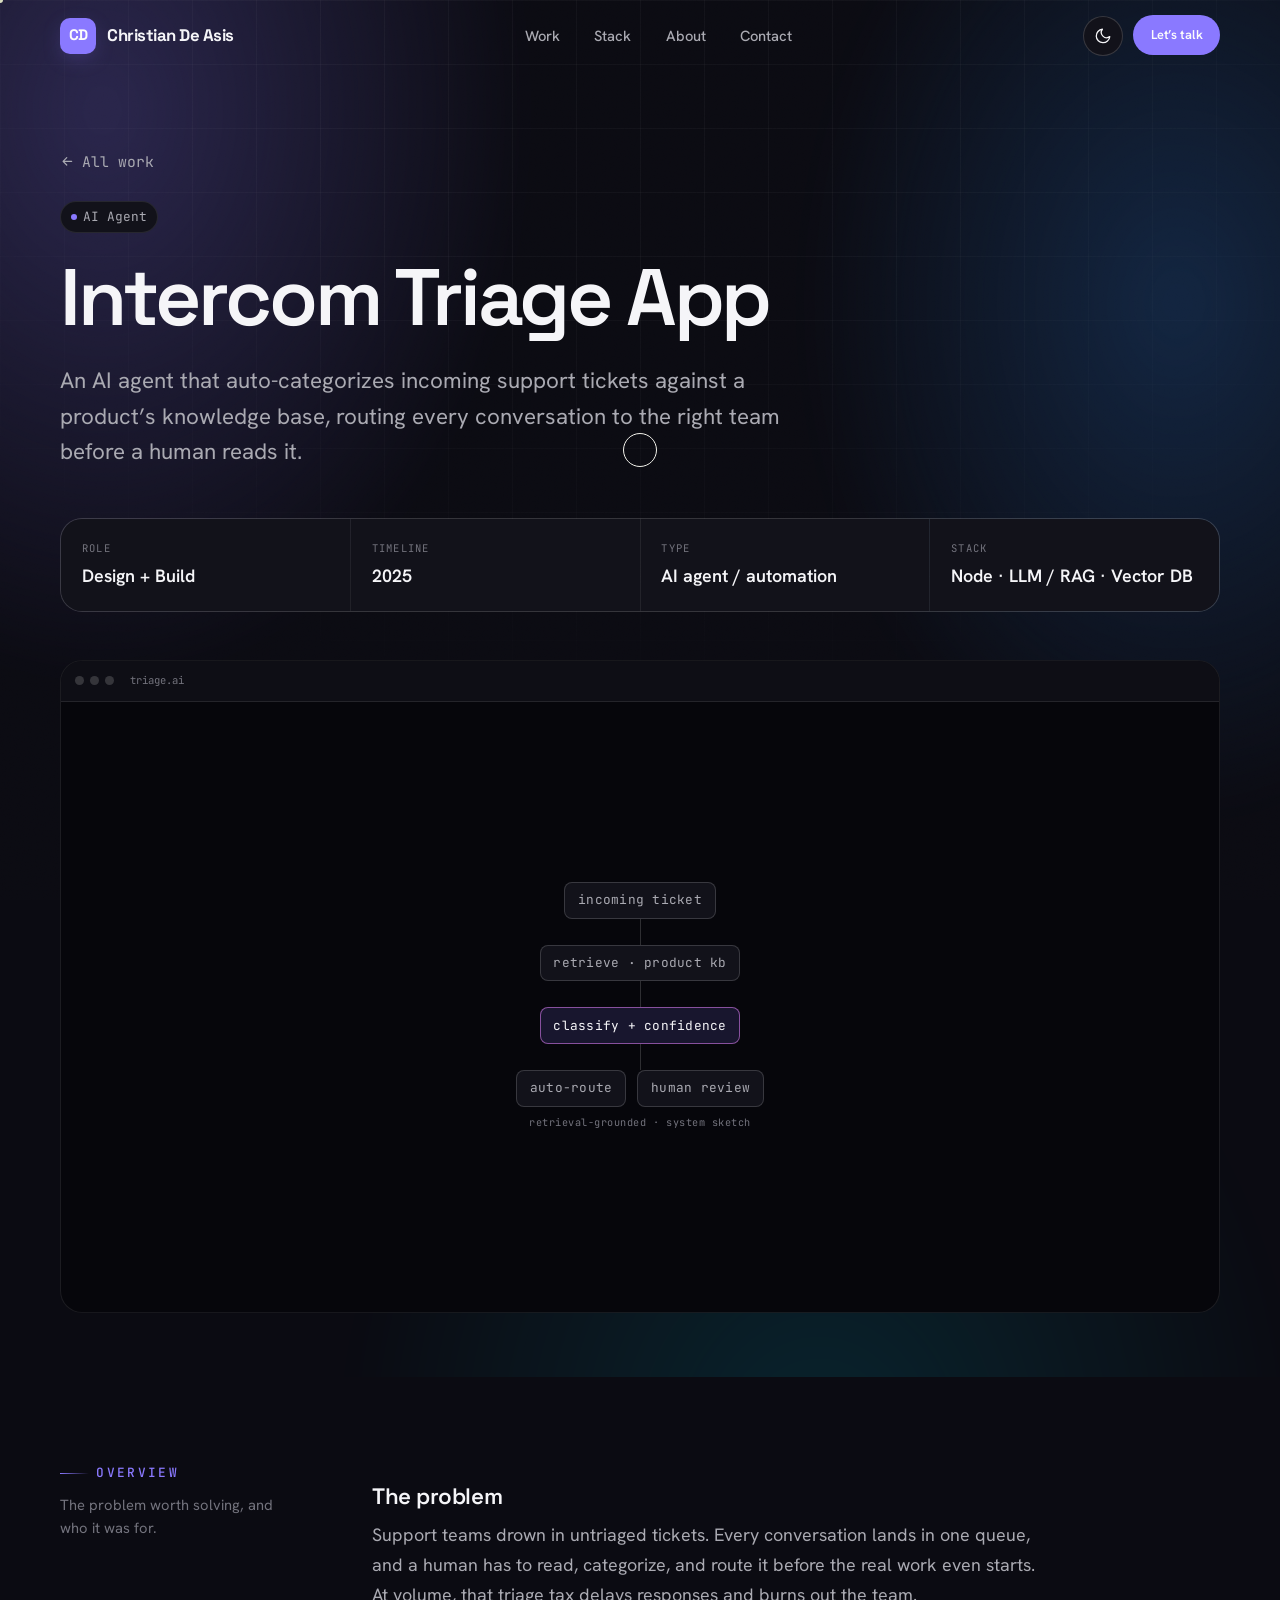
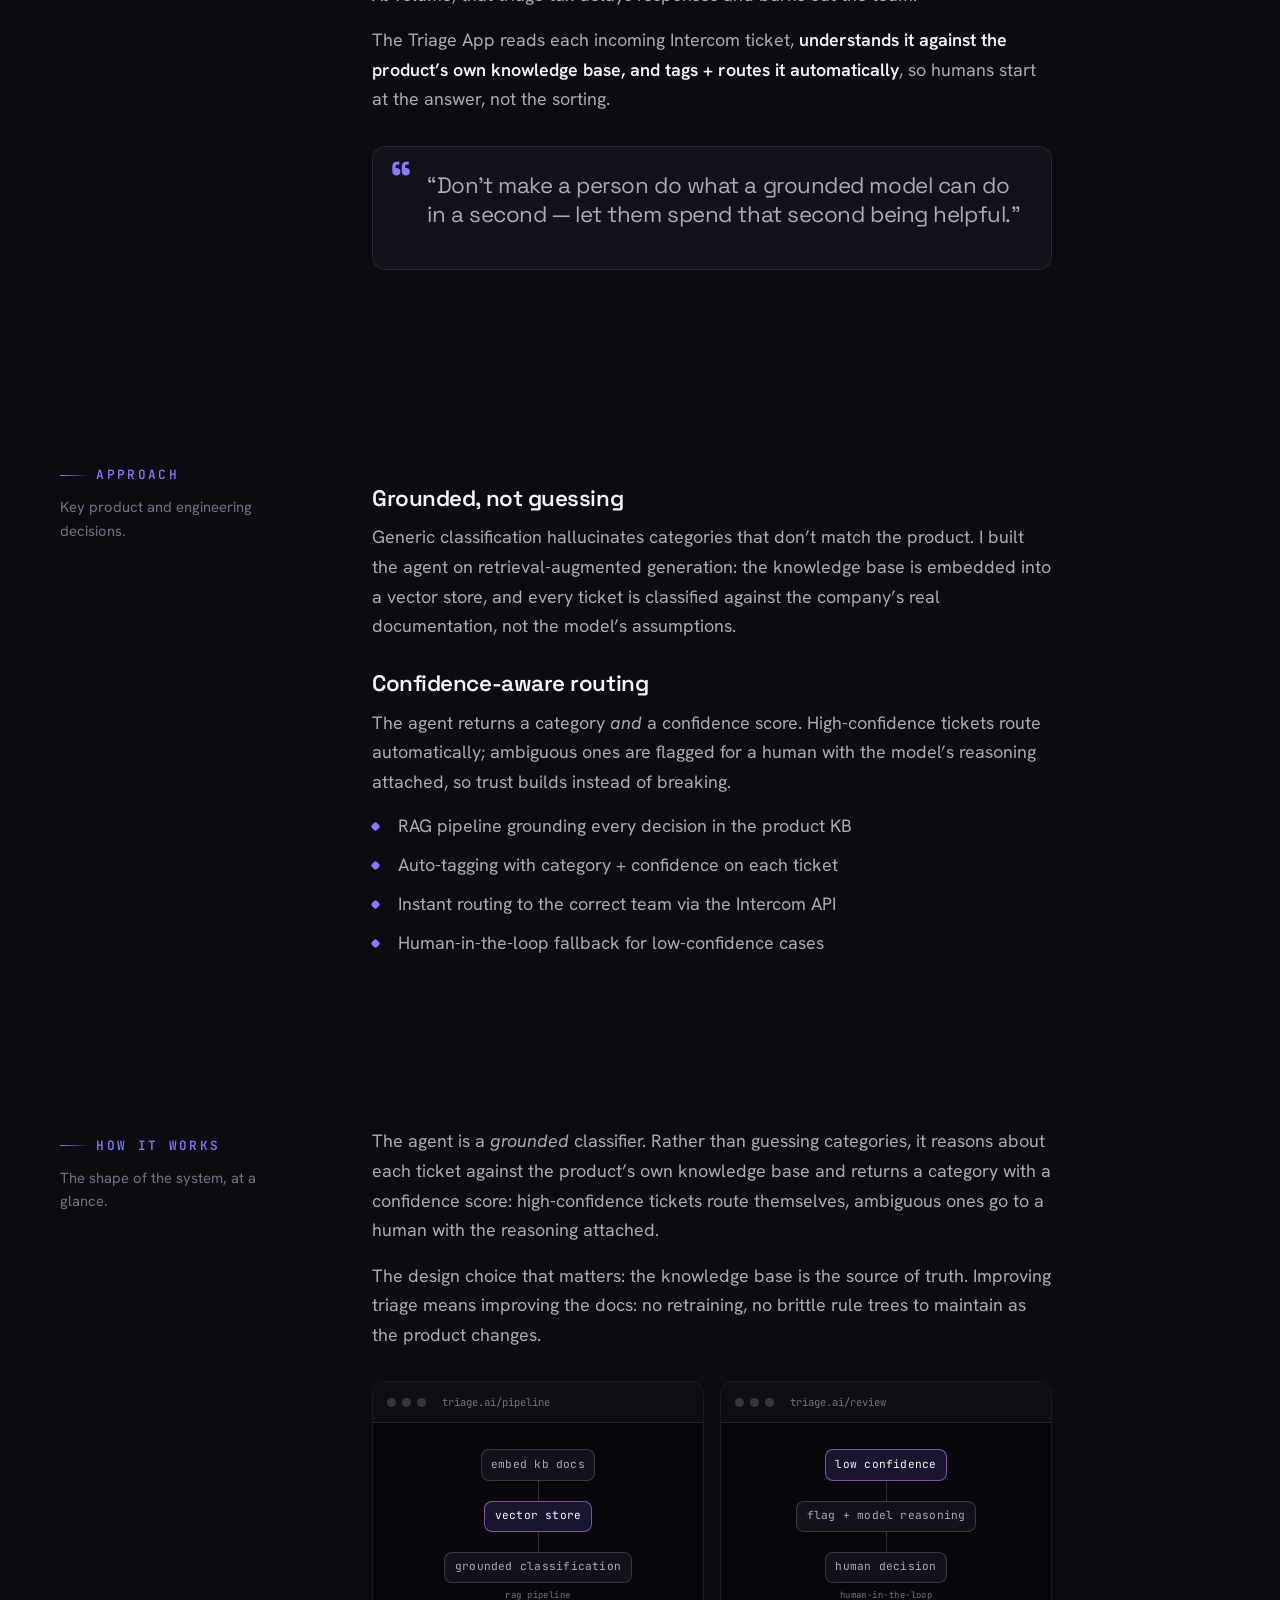
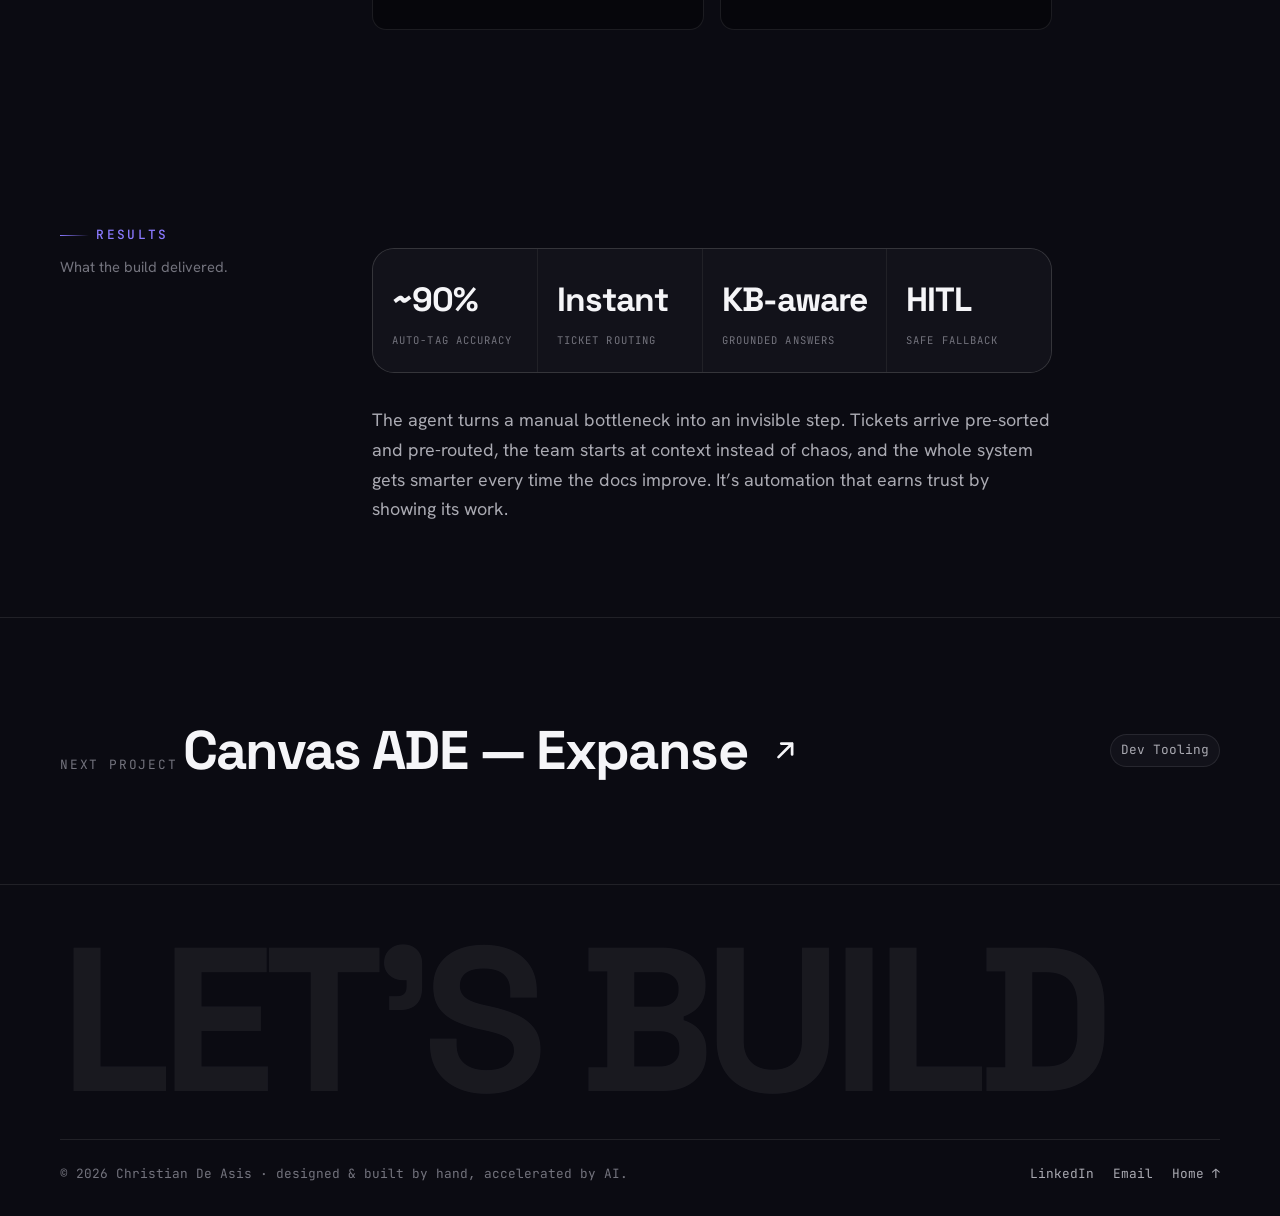
<file: work/triage.html>
<!DOCTYPE html>
<html lang="en" data-theme="dark">
<head>
<meta charset="UTF-8">
<meta name="viewport" content="width=device-width, initial-scale=1.0">
<title>Intercom Triage App — Case Study · Christian De Asis</title>
<meta name="description" content="An AI agent that auto-categorizes incoming support tickets against a product&rsquo;s knowledge base, routing every conversation to the right team before a human reads it.">
<meta name="theme-color" content="#0c0c12">
<link rel="icon" href="data:image/svg+xml,%3Csvg xmlns='http://www.w3.org/2000/svg' viewBox='0 0 64 64'%3E%3Crect width='64' height='64' rx='14' fill='%237c6cf0'/%3E%3Ctext x='32' y='42' font-family='Arial,sans-serif' font-size='28' font-weight='700' fill='%23fff' text-anchor='middle'%3ECD%3C/text%3E%3C/svg%3E">
<link rel="preconnect" href="https://fonts.googleapis.com">
<link rel="preconnect" href="https://fonts.gstatic.com" crossorigin>
<link rel="stylesheet" href="../styles/portfolio.css?v=3">
</head>
<body>
<div class="progress"></div>
<div class="noise"></div>
<header class="nav">
  <div class="container nav-inner">
    <a href="../index.html" class="logo" aria-label="Christian De Asis — home">
      <span class="logo-mark">CD</span>
      <span class="hide-mobile">Christian&nbsp;De&nbsp;Asis</span>
    </a>
    <nav class="nav-links" aria-label="Primary">
      <a href="../index.html#work">Work</a>
      <a href="../index.html#skills">Stack</a>
      <a href="../index.html#about">About</a>
      <a href="../index.html#contact">Contact</a>
    </nav>
    <div class="nav-right">
      <button class="theme-toggle" data-theme-toggle aria-label="Toggle color theme"><svg class="moon" viewBox="0 0 24 24" fill="none" stroke="currentColor" stroke-width="1.7" stroke-linecap="round" stroke-linejoin="round"><path d="M21 12.8A9 9 0 1 1 11.2 3a7 7 0 0 0 9.8 9.8Z"/></svg><svg class="sun" viewBox="0 0 24 24" fill="none" stroke="currentColor" stroke-width="1.7" stroke-linecap="round" stroke-linejoin="round"><circle cx="12" cy="12" r="4.5"/><path d="M12 2v2M12 20v2M2 12h2M20 12h2M5 5l1.5 1.5M17.5 17.5 19 19M19 5l-1.5 1.5M6.5 17.5 5 19"/></svg></button>
      <a href="../index.html#contact" class="btn btn-primary btn-sm hide-mobile" data-magnetic="0.3">Let&rsquo;s talk</a>
    </div>
  </div>
</header>
<main>

<section class="cs-hero">
  <div class="hero-mesh" aria-hidden="true" style="opacity:.5"></div>
  <div class="bg-grid" aria-hidden="true"></div>
  <div class="container" style="position:relative;z-index:1">
    <a href="../index.html#work" class="cs-back" data-reveal><svg viewBox="0 0 24 24" fill="none" stroke="currentColor" stroke-width="2" stroke-linecap="round" stroke-linejoin="round"><path d="M19 12H5M11 6l-6 6 6 6"/></svg> All work</a>
    <div data-reveal style="--reveal-delay:.06s;margin-top:1.4rem"><span class="chip"><span class="chip-dot"></span>AI Agent</span></div>
    <h1 class="cs-title" data-reveal style="--reveal-delay:.1s">Intercom Triage App</h1>
    <p class="cs-tagline" data-reveal style="--reveal-delay:.16s">An AI agent that auto-categorizes incoming support tickets against a product&rsquo;s knowledge base, routing every conversation to the right team before a human reads it.</p>
    <div class="cs-facts" data-reveal><div class="fact"><span class="k">Role</span><span class="v">Design + Build</span></div><div class="fact"><span class="k">Timeline</span><span class="v">2025</span></div><div class="fact"><span class="k">Type</span><span class="v">AI agent / automation</span></div><div class="fact"><span class="k">Stack</span><span class="v">Node · LLM / RAG · Vector DB</span></div></div>
    <div class="cs-cover" data-reveal data-reveal-clip style="--reveal-delay:.1s">
      <div class="mockup">
        <div class="mockup-bar"><i></i><i></i><i></i><span class="url">triage.ai</span></div>
        <div class="mockup-canvas"><div class="diagram" aria-hidden="true"><span class="d-node">incoming ticket</span><span class="d-link"></span><span class="d-node">retrieve · product kb</span><span class="d-link" style="--d-delay:.6s"></span><span class="d-node accent">classify + confidence</span><span class="d-link" style="--d-delay:1.2s"></span><div class="d-row"><span class="d-node">auto-route</span><span class="d-node">human review</span></div><span class="d-note">retrieval-grounded · system sketch</span></div></div>
      </div>
    </div>
  </div>
</section>

<section class="cs-section">
  <div class="container">
    <div class="cs-layout">
      <aside class="cs-aside" data-reveal>
        <span class="kicker">Overview</span>
        <p>The problem worth solving, and who it was for.</p>
      </aside>
      <div class="cs-prose" data-reveal style="--reveal-delay:.08s">
        <h4>The problem</h4>
        <p>Support teams drown in untriaged tickets. Every conversation lands in one queue, and a human has to read, categorize, and route it before the real work even starts. At volume, that triage tax delays responses and burns out the team.</p>
        <p>The Triage App reads each incoming Intercom ticket, <strong>understands it against the product&rsquo;s own knowledge base, and tags + routes it automatically</strong>, so humans start at the answer, not the sorting.</p>
        <div class="cs-callout"><p class="q">&ldquo;Don&rsquo;t make a person do what a grounded model can do in a second — let them spend that second being helpful.&rdquo;</p></div>
      </div>
    </div>
  </div>
</section>
<section class="cs-section">
  <div class="container">
    <div class="cs-layout">
      <aside class="cs-aside" data-reveal>
        <span class="kicker">Approach</span>
        <p>Key product and engineering decisions.</p>
      </aside>
      <div class="cs-prose" data-reveal style="--reveal-delay:.08s">
        <h4>Grounded, not guessing</h4>
        <p>Generic classification hallucinates categories that don&rsquo;t match the product. I built the agent on retrieval-augmented generation: the knowledge base is embedded into a vector store, and every ticket is classified against the company&rsquo;s real documentation, not the model&rsquo;s assumptions.</p>
        <h4>Confidence-aware routing</h4>
        <p>The agent returns a category <em>and</em> a confidence score. High-confidence tickets route automatically; ambiguous ones are flagged for a human with the model&rsquo;s reasoning attached, so trust builds instead of breaking.</p>
        <ul class="bullets"><li>RAG pipeline grounding every decision in the product KB</li><li>Auto-tagging with category + confidence on each ticket</li><li>Instant routing to the correct team via the Intercom API</li><li>Human-in-the-loop fallback for low-confidence cases</li></ul>
      </div>
    </div>
  </div>
</section>
<section class="cs-section">
  <div class="container">
    <div class="cs-layout">
      <aside class="cs-aside" data-reveal>
        <span class="kicker">How it works</span>
        <p>The shape of the system, at a glance.</p>
      </aside>
      <div class="cs-prose" data-reveal style="--reveal-delay:.08s">
        <p>The agent is a <em>grounded</em> classifier. Rather than guessing categories, it reasons about each ticket against the product&rsquo;s own knowledge base and returns a category with a confidence score: high-confidence tickets route themselves, ambiguous ones go to a human with the reasoning attached.</p>
        <p>The design choice that matters: the knowledge base is the source of truth. Improving triage means improving the docs: no retraining, no brittle rule trees to maintain as the product changes.</p>
        <div class="cs-imgrow two"><div class="cs-frame"><div class="mockup"><div class="mockup-bar"><i></i><i></i><i></i><span class="url">triage.ai/pipeline</span></div><div class="mockup-canvas"><div class="diagram" aria-hidden="true"><span class="d-node">embed kb docs</span><span class="d-link"></span><span class="d-node accent">vector store</span><span class="d-link" style="--d-delay:.6s"></span><span class="d-node">grounded classification</span><span class="d-note">rag pipeline</span></div></div></div></div><div class="cs-frame"><div class="mockup"><div class="mockup-bar"><i></i><i></i><i></i><span class="url">triage.ai/review</span></div><div class="mockup-canvas"><div class="diagram" aria-hidden="true"><span class="d-node accent">low confidence</span><span class="d-link"></span><span class="d-node">flag + model reasoning</span><span class="d-link" style="--d-delay:.6s"></span><span class="d-node">human decision</span><span class="d-note">human-in-the-loop</span></div></div></div></div></div>
      </div>
    </div>
  </div>
</section>
<section class="cs-section">
  <div class="container">
    <div class="cs-layout">
      <aside class="cs-aside" data-reveal>
        <span class="kicker">Results</span>
        <p>What the build delivered.</p>
      </aside>
      <div class="cs-prose" data-reveal style="--reveal-delay:.08s">
        <div class="cs-metrics"><div class="m"><span class="v">~90%</span><span class="l">Auto-tag accuracy</span></div><div class="m"><span class="v">Instant</span><span class="l">Ticket routing</span></div><div class="m"><span class="v">KB-aware</span><span class="l">Grounded answers</span></div><div class="m"><span class="v">HITL</span><span class="l">Safe fallback</span></div></div>
        <p>The agent turns a manual bottleneck into an invisible step. Tickets arrive pre-sorted and pre-routed, the team starts at context instead of chaos, and the whole system gets smarter every time the docs improve. It&rsquo;s automation that earns trust by showing its work.</p>
      </div>
    </div>
  </div>
</section>

<section class="cs-next">
  <div class="container">
    <a href="canvas-ade.html" data-reveal data-magnetic="0.08">
      <div>
        <span class="lbl">Next project</span>
        <div class="nm">Canvas ADE — Expanse <svg viewBox="0 0 24 24" fill="none" stroke="currentColor" stroke-width="2" stroke-linecap="round" stroke-linejoin="round"><path d="M7 17 17 7M9 7h8v8"/></svg></div>
      </div>
      <span class="chip">Dev Tooling</span>
    </a>
  </div>
</section>

</main>
<footer class="footer">
  <div class="container">
    <div style="overflow:hidden"><div class="footer-big">LET&rsquo;S BUILD</div></div>
    <div class="footer-bottom">
      <span class="muted">© <span data-year>2026</span> Christian De Asis · designed &amp; built by hand, accelerated by AI.</span>
      <div class="footer-links">
        <a href="https://www.linkedin.com/in/christian-de-asis-0092412aa/" target="_blank" rel="noopener">LinkedIn</a>
        <a href="mailto:cdeasis923@gmail.com">Email</a>
        <a href="../index.html">Home ↑</a>
      </div>
    </div>
  </div>
</footer>
<script src="../scripts/portfolio.js?v=3"></script>
</body>
</html>
</file>
<file: styles/portfolio.css>
/* =============================================================
   Christian De Asis — Portfolio Design System
   Dark-first · Signal Violet · Grotesk
   ============================================================= */

/* ---------- Fonts ---------- */
@import url('https://fonts.googleapis.com/css2?family=Space+Grotesk:wght@400;500;600;700&family=Hanken+Grotesk:wght@400;500;600;700;800&family=JetBrains+Mono:wght@400;500;600&display=swap');

/* ---------- Reset ---------- */
*, *::before, *::after { box-sizing: border-box; margin: 0; padding: 0; }
html { -webkit-text-size-adjust: 100%; scroll-behavior: smooth; }
@media (prefers-reduced-motion: reduce) { html { scroll-behavior: auto; } }
body { min-height: 100%; }
img, svg, video { display: block; max-width: 100%; }
button, input, textarea, select { font: inherit; color: inherit; }
a { color: inherit; text-decoration: none; }
ul { list-style: none; }
:focus-visible { outline: 2px solid var(--accent); outline-offset: 3px; border-radius: 4px; }

/* ============================================================= */
/*  TOKENS                                                        */
/* ============================================================= */
:root {
  /* Type families */
  --font-display: 'Space Grotesk', system-ui, sans-serif;
  --font-body: 'Hanken Grotesk', system-ui, sans-serif;
  --font-mono: 'JetBrains Mono', ui-monospace, monospace;

  /* Fluid type scale */
  --fs-mono: clamp(0.7rem, 0.66rem + 0.2vw, 0.8rem);
  --fs-sm:   clamp(0.84rem, 0.8rem + 0.2vw, 0.92rem);
  --fs-base: clamp(1rem, 0.95rem + 0.25vw, 1.12rem);
  --fs-lg:   clamp(1.18rem, 1.05rem + 0.6vw, 1.4rem);
  --fs-xl:   clamp(1.5rem, 1.2rem + 1.4vw, 2.1rem);
  --fs-2xl:  clamp(2rem, 1.4rem + 2.8vw, 3.4rem);
  --fs-3xl:  clamp(2.6rem, 1.4rem + 5.2vw, 5rem);
  --fs-display: clamp(2.7rem, 1.1rem + 5.6vw, 5.6rem);

  /* Spacing rhythm */
  --space-1: 0.5rem;  --space-2: 0.75rem; --space-3: 1rem;
  --space-4: 1.5rem;  --space-5: 2rem;    --space-6: 3rem;
  --space-7: 4.5rem;  --space-8: 7rem;    --space-9: 10rem;

  --container: 1240px;
  --container-narrow: 820px;
  --radius: 14px;
  --radius-lg: 22px;
  --radius-pill: 999px;

  --ease: cubic-bezier(0.22, 1, 0.36, 1);
  --ease-in-out: cubic-bezier(0.65, 0, 0.35, 1);
  --dur: 0.6s;

  /* Accent (shared across themes) */
  --violet: oklch(0.66 0.2 285);
  --violet-bright: oklch(0.72 0.19 288);
  --indigo: oklch(0.64 0.18 268);
  --cyan: oklch(0.78 0.13 215);
}

/* ---------- Dark theme (default) ---------- */
:root, [data-theme="dark"] {
  --bg:        oklch(0.155 0.014 285);
  --bg-deep:   oklch(0.125 0.012 285);
  --surface:   oklch(0.188 0.016 285);
  --surface-2: oklch(0.225 0.018 285);
  --line:      oklch(1 0 0 / 0.09);
  --line-strong: oklch(1 0 0 / 0.16);
  --text:      oklch(0.97 0.004 285);
  --text-dim:  oklch(0.74 0.012 285);
  --text-faint: oklch(0.56 0.014 285);
  --accent:    var(--violet);
  --accent-bright: var(--violet-bright);
  --accent-ink: oklch(0.99 0 0);
  --accent-soft: oklch(0.66 0.2 285 / 0.14);
  --glow: oklch(0.66 0.2 285 / 0.35);
  --grid-line: oklch(1 0 0 / 0.035);
  --noise-opacity: 0.04;
  color-scheme: dark;
}

/* ---------- Light theme ---------- */
[data-theme="light"] {
  --bg:        oklch(0.975 0.004 285);
  --bg-deep:   oklch(0.95 0.005 285);
  --surface:   oklch(1 0 0);
  --surface-2: oklch(0.97 0.004 285);
  --line:      oklch(0 0 0 / 0.1);
  --line-strong: oklch(0 0 0 / 0.18);
  --text:      oklch(0.21 0.012 285);
  --text-dim:  oklch(0.42 0.014 285);
  --text-faint: oklch(0.55 0.014 285);
  --accent:    oklch(0.54 0.22 285);
  --accent-bright: oklch(0.5 0.23 286);
  --accent-ink: oklch(0.99 0 0);
  --accent-soft: oklch(0.54 0.22 285 / 0.1);
  --glow: oklch(0.6 0.2 285 / 0.22);
  --grid-line: oklch(0 0 0 / 0.04);
  --noise-opacity: 0.025;
  color-scheme: light;
}

/* ============================================================= */
/*  BASE                                                          */
/* ============================================================= */
body {
  font-family: var(--font-body);
  font-size: var(--fs-base);
  line-height: 1.6;
  color: var(--text);
  background: var(--bg);
  font-weight: 400;
  -webkit-font-smoothing: antialiased;
  text-rendering: optimizeLegibility;
  overflow-x: hidden;
  transition: background-color 0.5s var(--ease), color 0.5s var(--ease);
}

h1, h2, h3, h4 { font-family: var(--font-display); font-weight: 600; line-height: 1.02; letter-spacing: -0.02em; text-wrap: balance; }

/* selection */
::selection { background: var(--accent); color: var(--accent-ink); }

/* ---------- Layout ---------- */
.container { width: 100%; max-width: var(--container); margin-inline: auto; padding-inline: clamp(1.2rem, 4vw, 2.5rem); }
.narrow { max-width: var(--container-narrow); }
section { position: relative; }
.section-pad { padding-block: clamp(4.5rem, 9vw, 9rem); }

/* ---------- Utility text ---------- */
.kicker {
  font-family: var(--font-mono);
  font-size: var(--fs-mono);
  letter-spacing: 0.18em;
  text-transform: uppercase;
  color: var(--accent);
  font-weight: 500;
  display: inline-flex;
  align-items: center;
  gap: 0.6em;
}
.kicker::before {
  content: "";
  width: 1.8rem; height: 1px;
  background: linear-gradient(90deg, var(--accent), transparent);
}
.kicker.center::before { display: none; }
.eyebrow {
  font-family: var(--font-mono);
  font-size: var(--fs-mono);
  letter-spacing: 0.16em;
  text-transform: uppercase;
  color: var(--text-faint);
}
.lead { font-size: var(--fs-lg); color: var(--text-dim); line-height: 1.5; text-wrap: pretty; }

/* ---------- Section heading block ---------- */
.section-head { display: flex; flex-direction: column; gap: var(--space-3); max-width: 720px; }
.section-head h2 { font-size: var(--fs-2xl); }
.section-head.between { max-width: none; }
@media (min-width: 800px) {
  .section-head.between { flex-direction: row; align-items: flex-end; justify-content: space-between; gap: var(--space-5); }
  .section-head.between .head-left { max-width: 640px; }
}

/* ============================================================= */
/*  BUTTONS                                                       */
/* ============================================================= */
.btn {
  --pad-y: 0.85rem; --pad-x: 1.5rem;
  position: relative;
  display: inline-flex; align-items: center; justify-content: center; gap: 0.6em;
  padding: var(--pad-y) var(--pad-x);
  font-family: var(--font-body);
  font-size: var(--fs-sm); font-weight: 600;
  letter-spacing: -0.01em;
  border-radius: var(--radius-pill);
  border: 1px solid transparent;
  cursor: pointer;
  white-space: nowrap;
  transition: transform 0.25s var(--ease), background-color 0.3s var(--ease), border-color 0.3s var(--ease), color 0.3s var(--ease), box-shadow 0.3s var(--ease);
  will-change: transform;
}
.btn svg { width: 1.1em; height: 1.1em; transition: transform 0.3s var(--ease); }
.btn-primary {
  background: var(--accent); color: var(--accent-ink);
  box-shadow: 0 0 0 0 var(--glow);
}
.btn-primary:hover { background: var(--accent-bright); box-shadow: 0 10px 40px -8px var(--glow); }
.btn-primary:hover svg { transform: translateX(3px); }
.btn-ghost {
  background: transparent; color: var(--text);
  border-color: var(--line-strong);
}
.btn-ghost:hover { background: var(--surface); border-color: var(--text-faint); }
.btn-sm { --pad-y: 0.55rem; --pad-x: 1.05rem; font-size: var(--fs-mono); }
.btn-block { width: 100%; }

/* ---------- Chips / tags ---------- */
.chip {
  display: inline-flex; align-items: center; gap: 0.45em;
  font-family: var(--font-mono);
  font-size: var(--fs-mono);
  padding: 0.4em 0.8em;
  border-radius: var(--radius-pill);
  border: 1px solid var(--line);
  background: var(--surface);
  color: var(--text-dim);
  white-space: nowrap;
}
.chip-dot { width: 6px; height: 6px; border-radius: 50%; background: var(--accent); }

/* ---------- Links ---------- */
.link-arrow {
  display: inline-flex; align-items: center; gap: 0.5em;
  font-family: var(--font-mono); font-size: var(--fs-sm); font-weight: 500;
  color: var(--text); position: relative;
}
.link-arrow svg { width: 1em; height: 1em; transition: transform 0.3s var(--ease); }
.link-arrow::after {
  content: ""; position: absolute; left: 0; bottom: -3px; height: 1px; width: 100%;
  background: var(--accent); transform: scaleX(0); transform-origin: 0 50%; transition: transform 0.35s var(--ease);
}
.link-arrow:hover::after { transform: scaleX(1); }
.link-arrow:hover svg { transform: translate(3px, -3px); }

/* ============================================================= */
/*  DECOR: grid, noise, glow                                      */
/* ============================================================= */
.bg-grid {
  position: absolute; inset: 0; pointer-events: none; z-index: 0;
  background-image:
    linear-gradient(var(--grid-line) 1px, transparent 1px),
    linear-gradient(90deg, var(--grid-line) 1px, transparent 1px);
  background-size: 64px 64px;
  -webkit-mask-image: radial-gradient(ellipse 90% 70% at 50% 0%, #000 30%, transparent 80%);
          mask-image: radial-gradient(ellipse 90% 70% at 50% 0%, #000 30%, transparent 80%);
}
.noise {
  position: fixed; inset: 0; z-index: 1; pointer-events: none;
  opacity: var(--noise-opacity); mix-blend-mode: overlay;
  background-image: url("data:image/svg+xml,%3Csvg xmlns='http://www.w3.org/2000/svg' width='200' height='200'%3E%3Cfilter id='n'%3E%3CfeTurbulence type='fractalNoise' baseFrequency='0.85' numOctaves='3'/%3E%3C/filter%3E%3Crect width='100%25' height='100%25' filter='url(%23n)'/%3E%3C/svg%3E");
}

/* ============================================================= */
/*  REVEAL ANIMATIONS                                             */
/* ============================================================= */
[data-reveal] {
  opacity: 0;
  transform: translateY(28px);
  transition: opacity 0.9s var(--ease), transform 0.9s var(--ease);
  transition-delay: var(--reveal-delay, 0s);
}
[data-reveal="in"] { opacity: 1; transform: none; }
[data-reveal-clip] { clip-path: inset(0 0 100% 0); transition: clip-path 1s var(--ease); transition-delay: var(--reveal-delay, 0s); }
[data-reveal-clip="in"] { clip-path: inset(0 0 0 0); }
@media (prefers-reduced-motion: reduce) {
  [data-reveal], [data-reveal-clip] { opacity: 1 !important; transform: none !important; clip-path: none !important; transition: none !important; }
}

/* ============================================================= */
/*  CURSOR                                                        */
/* ============================================================= */
@property --cur-s { syntax: "<number>"; inherits: false; initial-value: 1; }
.cursor-dot, .cursor-ring { position: fixed; top: 0; left: 0; border-radius: 50%; pointer-events: none; z-index: 9999; mix-blend-mode: difference; }
.cursor-dot { width: 6px; height: 6px; background: #fff; transform: translate(-50%, -50%); }
.cursor-ring { width: 34px; height: 34px; border: 1px solid #fff; transform: translate(-50%, -50%); transition: --cur-s 0.3s var(--ease), background-color 0.3s var(--ease); }
.cursor-ring.is-hover { --cur-s: 1.65; background: rgba(255,255,255,0.08); }
@media (hover: none), (pointer: coarse) { .cursor-dot, .cursor-ring { display: none; } }

/* ============================================================= */
/*  NAV                                                           */
/* ============================================================= */
.nav {
  position: fixed; top: 0; left: 0; right: 0; z-index: 100;
  transition: transform 0.4s var(--ease), background-color 0.4s var(--ease), border-color 0.4s var(--ease), backdrop-filter 0.4s var(--ease);
}
.nav-inner {
  display: flex; align-items: center; justify-content: space-between;
  height: 72px;
  border-bottom: 1px solid transparent;
}
.nav.scrolled { background: color-mix(in oklch, var(--bg) 72%, transparent); backdrop-filter: blur(16px) saturate(1.4); -webkit-backdrop-filter: blur(16px) saturate(1.4); }
.nav.scrolled .nav-inner { border-color: var(--line); }
.nav.hidden { transform: translateY(-100%); }
.logo { display: inline-flex; align-items: center; gap: 0.7rem; font-family: var(--font-display); font-weight: 700; letter-spacing: -0.03em; font-size: 1.05rem; }
.logo-mark {
  width: 36px; height: 36px; border-radius: 10px;
  display: grid; place-items: center;
  background: var(--accent); color: var(--accent-ink);
  font-family: var(--font-display); font-weight: 700; font-size: 0.95rem;
  box-shadow: 0 6px 22px -6px var(--glow);
  position: relative; overflow: hidden;
}
.nav-links { display: none; align-items: center; gap: 0.35rem; }
.nav-links a {
  font-size: var(--fs-sm); color: var(--text-dim); font-weight: 500;
  padding: 0.5rem 0.9rem; border-radius: var(--radius-pill);
  position: relative; transition: color 0.3s var(--ease);
}
.nav-links a:hover, .nav-links a.active { color: var(--text); }
.nav-right { display: flex; align-items: center; gap: 0.6rem; }
@media (min-width: 920px) { .nav-links { display: flex; } }

.theme-toggle {
  width: 40px; height: 40px; border-radius: 50%;
  display: grid; place-items: center;
  border: 1px solid var(--line-strong); background: var(--surface);
  cursor: pointer; color: var(--text);
  transition: border-color 0.3s var(--ease), background-color 0.3s var(--ease), transform 0.3s var(--ease);
}
.theme-toggle:hover { transform: rotate(18deg); border-color: var(--text-faint); }
.theme-toggle svg { width: 18px; height: 18px; }
.theme-toggle .sun { display: none; }
[data-theme="light"] .theme-toggle .sun { display: block; }
[data-theme="light"] .theme-toggle .moon { display: none; }

.menu-btn { display: grid; gap: 5px; width: 40px; height: 40px; place-content: center; background: none; border: none; cursor: pointer; }
.menu-btn span { display: block; width: 20px; height: 1.6px; background: var(--text); transition: transform 0.35s var(--ease), opacity 0.35s var(--ease); }
@media (min-width: 920px) { .menu-btn { display: none; } }

/* Mobile menu overlay */
.mobile-menu {
  position: fixed; inset: 0; z-index: 99; background: var(--bg-deep);
  display: flex; flex-direction: column; justify-content: center; gap: 0.5rem;
  padding: var(--space-6) clamp(1.2rem, 6vw, 3rem);
  transform: translateY(-100%); transition: transform 0.55s var(--ease);
}
.mobile-menu.open { transform: translateY(0); }
.mobile-menu a {
  font-family: var(--font-display); font-size: clamp(2rem, 11vw, 3.4rem); font-weight: 600;
  letter-spacing: -0.03em; color: var(--text); display: flex; align-items: baseline; gap: 1rem;
  padding-block: 0.4rem; border-bottom: 1px solid var(--line);
}

/* ============================================================= */
/*  HERO                                                          */
/* ============================================================= */
.hero { position: relative; min-height: 100svh; display: flex; align-items: center; overflow: hidden; padding-top: 72px; }
.hero-bg { position: absolute; inset: 0; z-index: 0; overflow: hidden; }
.hero-mesh {
  position: absolute; inset: -20%; z-index: 0; pointer-events: none;
  background:
    radial-gradient(40% 50% at 20% 20%, oklch(0.66 0.2 285 / 0.5), transparent 60%),
    radial-gradient(35% 45% at 80% 30%, oklch(0.64 0.18 255 / 0.42), transparent 60%),
    radial-gradient(45% 50% at 60% 90%, oklch(0.7 0.14 210 / 0.3), transparent 60%);
  filter: blur(20px);
  animation: meshDrift 22s var(--ease-in-out) infinite alternate;
}
@keyframes meshDrift {
  0% { transform: translate3d(0,0,0) scale(1); }
  100% { transform: translate3d(3%, -3%, 0) scale(1.12); }
}
.hero-content { position: relative; z-index: 2; width: 100%; }
.hero h1 { font-size: var(--fs-display); font-weight: 700; letter-spacing: -0.04em; max-width: 16ch; }
.hero h1 .dim { display: block; font-size: 0.5em; line-height: 1.15; margin-top: 0.45em; color: var(--text-dim); max-width: 24ch; letter-spacing: -0.03em; }
.hero-sub { margin-top: var(--space-5); max-width: 52ch; }
.hero-cta { margin-top: var(--space-6); display: flex; flex-wrap: wrap; gap: 0.9rem; align-items: center; }
.hero-socials { margin-top: var(--space-5); display: flex; gap: 0.4rem; align-items: center; }
.icon-link {
  width: 42px; height: 42px; border-radius: 50%; display: grid; place-items: center;
  border: 1px solid var(--line); color: var(--text-dim);
  transition: color 0.3s var(--ease), border-color 0.3s var(--ease), transform 0.3s var(--ease), background-color 0.3s var(--ease);
}
.icon-link:hover { color: var(--text); border-color: var(--text-faint); transform: translateY(-3px); background: var(--surface); }
.icon-link svg { width: 18px; height: 18px; }

/* availability pill */
.avail {
  display: inline-flex; align-items: center; gap: 0.6em;
  font-family: var(--font-mono); font-size: var(--fs-mono); letter-spacing: 0.04em;
  padding: 0.5em 0.9em; border-radius: var(--radius-pill);
  border: 1px solid var(--line); background: var(--surface); color: var(--text-dim);
}
.avail .pulse { position: relative; width: 8px; height: 8px; }
.avail .pulse i { position: absolute; inset: 0; border-radius: 50%; background: oklch(0.78 0.17 150); }
.avail .pulse i::after { content: ""; position: absolute; inset: 0; border-radius: 50%; background: inherit; animation: pulse 2s var(--ease-in-out) infinite; }
@keyframes pulse { 0% { transform: scale(1); opacity: 0.7; } 100% { transform: scale(3.2); opacity: 0; } }

/* hero system card — real architecture from the lead build (Dunly) */
.sys-card {
  position: relative; z-index: 2;
  border: 1px solid var(--line); border-radius: var(--radius);
  background: var(--surface);
  overflow: hidden; box-shadow: 0 30px 80px -40px oklch(0 0 0 / 0.55);
}
.sys-head { display: flex; align-items: center; justify-content: space-between; gap: 1rem; padding: 0.75rem 1.1rem; border-bottom: 1px solid var(--line); }
.sys-title { font-family: var(--font-mono); font-size: 0.66rem; letter-spacing: 0.1em; text-transform: uppercase; color: var(--text-faint); }
.sys-tag { display: inline-flex; align-items: center; gap: 0.45em; font-family: var(--font-mono); font-size: 0.6rem; letter-spacing: 0.06em; text-transform: uppercase; color: oklch(0.78 0.16 150); }
.sys-tag i { width: 6px; height: 6px; border-radius: 50%; background: oklch(0.78 0.16 150); }
[data-theme="light"] .sys-tag { color: oklch(0.5 0.15 150); }
[data-theme="light"] .sys-tag i { background: oklch(0.5 0.15 150); }
.sys-body { padding: 1.4rem 1.2rem 1.2rem; display: flex; flex-direction: column; align-items: center; }

/* ---------- System diagram kit ---------- */
.diagram { position: absolute; inset: 0; z-index: 1; display: flex; flex-direction: column; align-items: center; justify-content: center; padding: 1.2rem; }
.d-node {
  display: inline-flex; align-items: center; gap: 0.5em;
  font-family: var(--font-mono); font-size: clamp(0.56rem, 1.3vw, 0.7rem); letter-spacing: 0.02em;
  color: var(--text-dim); background: var(--surface); border: 1px solid var(--line-strong);
  border-radius: 8px; padding: 0.5em 0.85em; white-space: nowrap;
}
.d-node.accent { border-color: color-mix(in oklch, var(--accent) 55%, var(--line-strong)); background: var(--accent-soft); color: var(--text); }
.d-node .d-dot { width: 6px; height: 6px; border-radius: 50%; background: var(--accent); flex-shrink: 0; }
.d-note { font-family: var(--font-mono); font-size: 0.56rem; letter-spacing: 0.05em; color: var(--text-faint); margin-top: 0.35rem; text-align: center; }
.d-link { width: 1px; height: clamp(11px, 2.4vh, 20px); background: var(--line-strong); position: relative; }
.d-link::after {
  content: ""; position: absolute; left: -2px; top: -5px; width: 5px; height: 5px; border-radius: 50%;
  background: var(--accent); opacity: 0;
  animation: dTravel 2.8s var(--ease-in-out) infinite; animation-delay: var(--d-delay, 0s);
}
@keyframes dTravel { 0% { transform: translateY(0); opacity: 0; } 12% { opacity: 1; } 82% { opacity: 1; } 100% { transform: translateY(24px); opacity: 0; } }
.d-row { display: flex; align-items: center; gap: 0.5rem; flex-wrap: wrap; justify-content: center; }
.d-hlink { height: 1px; width: clamp(12px, 3vw, 26px); background: var(--line-strong); flex-shrink: 0; }
.d-col { display: flex; flex-direction: column; align-items: center; gap: 0; }
.d-states { display: flex; align-items: center; gap: 0.45rem; margin-top: 0.9rem; flex-wrap: wrap; justify-content: center; }
.d-state { font-family: var(--font-mono); font-size: 0.55rem; text-transform: uppercase; letter-spacing: 0.08em; color: var(--text-faint); border: 1px dashed var(--line-strong); border-radius: var(--radius-pill); padding: 0.32em 0.7em; white-space: nowrap; }
.d-state.on { color: var(--accent); border-style: solid; border-color: color-mix(in oklch, var(--accent) 45%, transparent); }
.d-states .d-sep { font-family: var(--font-mono); font-size: 0.6rem; color: var(--text-faint); }
.mockup:has(.diagram) { background-image: none; }
.cs-cover .d-node { font-size: clamp(0.66rem, 1vw, 0.8rem); padding: 0.55em 1em; }
.cs-cover .d-note { font-size: 0.64rem; margin-top: 0.5rem; }
.cs-cover .d-link { height: clamp(14px, 3vh, 26px); }
.cs-cover .d-row { gap: 0.7rem; }
@media (prefers-reduced-motion: reduce) { .d-link::after { animation: none; opacity: 0; } }

.hero-grid { display: grid; gap: var(--space-6); align-items: center; }
@media (min-width: 1000px) { .hero-grid { grid-template-columns: 1.1fr 0.9fr; gap: var(--space-7); } }

/* scroll hint */
.scroll-hint { position: absolute; bottom: 1.7rem; left: 50%; transform: translateX(-50%); z-index: 3; display: flex; flex-direction: column; align-items: center; gap: 0.5rem; font-family: var(--font-mono); font-size: 0.68rem; letter-spacing: 0.2em; text-transform: uppercase; color: var(--text-faint); }
.scroll-hint .bar { width: 1px; height: 38px; background: linear-gradient(var(--accent), transparent); position: relative; overflow: hidden; }
.scroll-hint .bar::after { content: ""; position: absolute; top: 0; left: 0; width: 100%; height: 40%; background: var(--text); animation: scrollDown 2s var(--ease-in-out) infinite; }
@keyframes scrollDown { 0% { transform: translateY(-100%); } 100% { transform: translateY(280%); } }

/* ---------- Marquee ticker ---------- */
.ticker { border-block: 1px solid var(--line); overflow: hidden; padding-block: 1.1rem; background: var(--bg-deep); }
.ticker-track { display: flex; gap: 3.5rem; width: max-content; animation: marquee 32s linear infinite; }
.ticker:hover .ticker-track { animation-play-state: paused; }
.ticker-item { display: inline-flex; align-items: center; gap: 0.8rem; font-family: var(--font-display); font-weight: 600; font-size: clamp(1.1rem, 2.5vw, 1.7rem); color: var(--text-dim); letter-spacing: -0.02em; white-space: nowrap; }
.ticker-item .star { color: var(--accent); font-size: 0.7em; }
@keyframes marquee { to { transform: translateX(-50%); } }
@media (prefers-reduced-motion: reduce) { .ticker-track, .hero-mesh, .scroll-hint .bar::after { animation: none; } }

/* ============================================================= */
/*  PROJECTS                                                      */
/* ============================================================= */
.projects-list { display: flex; flex-direction: column; gap: clamp(2rem, 4vw, 3.5rem); margin-top: var(--space-6); }
.project {
  position: relative; display: grid; gap: var(--space-5);
  padding: clamp(1.4rem, 3vw, 2.4rem);
  border: 1px solid var(--line); border-radius: var(--radius-lg);
  background: var(--surface);
  overflow: hidden;
  transition: border-color 0.5s var(--ease), transform 0.5s var(--ease), background-color 0.5s var(--ease);
}
.project::after {
  content: ""; position: absolute; inset: 0; z-index: 0; opacity: 0; pointer-events: none;
  background: radial-gradient(60% 80% at var(--mx, 50%) var(--my, 0%), var(--accent-soft), transparent 70%);
  transition: opacity 0.5s var(--ease);
}
.project:hover { border-color: var(--line-strong); }
.project:hover::after { opacity: 1; }
@media (min-width: 900px) {
  .project { grid-template-columns: 0.95fr 1.05fr; align-items: center; gap: var(--space-6); }
  .project.flip .project-media { order: 2; }
}
.project-body { position: relative; z-index: 1; display: flex; flex-direction: column; gap: var(--space-3); }
.project-index { font-family: var(--font-mono); font-size: var(--fs-mono); color: var(--accent); letter-spacing: 0.12em; }
.project h3 { font-size: var(--fs-xl); letter-spacing: -0.03em; }
.project-desc { color: var(--text-dim); max-width: 46ch; text-wrap: pretty; }
.project-meta { display: flex; flex-wrap: wrap; gap: 1.4rem; margin-block: 0.4rem; }
.metric { display: flex; flex-direction: column; gap: 0.1rem; }
.metric .val { font-family: var(--font-display); font-weight: 700; font-size: var(--fs-lg); letter-spacing: -0.02em; }
.metric .lbl { font-family: var(--font-mono); font-size: 0.68rem; text-transform: uppercase; letter-spacing: 0.12em; color: var(--text-faint); }
.project-stack { display: flex; flex-wrap: wrap; gap: 0.5rem; }
.project-actions { display: flex; flex-wrap: wrap; gap: 0.7rem; margin-top: 0.5rem; align-items: center; }

/* project media / mockup placeholder */
.project-media { position: relative; z-index: 1; aspect-ratio: 16 / 11; border-radius: var(--radius); overflow: hidden; border: 1px solid var(--line); background: var(--bg-deep); }
.mockup {
  position: absolute; inset: 0;
  background-image: repeating-linear-gradient(135deg, var(--grid-line) 0 12px, transparent 12px 24px);
  display: flex; flex-direction: column;
}
.mockup-bar { display: flex; align-items: center; gap: 6px; padding: 0.7rem 0.9rem; border-bottom: 1px solid var(--line); background: color-mix(in oklch, var(--surface) 70%, transparent); }
.mockup-bar i { width: 9px; height: 9px; border-radius: 50%; background: var(--line-strong); }
.mockup-bar .url { margin-left: 0.6rem; font-family: var(--font-mono); font-size: 0.66rem; color: var(--text-faint); }
.mockup-canvas { flex: 1; display: grid; place-items: center; position: relative; }
.mockup-label { font-family: var(--font-mono); font-size: 0.72rem; letter-spacing: 0.1em; color: var(--text-faint); text-transform: uppercase; padding: 0.4em 0.8em; border: 1px dashed var(--line-strong); border-radius: var(--radius-pill); }
.project-media .glow-orb { width: 60%; height: 60%; opacity: 0.4; }

/* ============================================================= */
/*  SKILLS                                                        */
/* ============================================================= */
.skills-grid { display: grid; gap: 1px; margin-top: var(--space-6); border: 1px solid var(--line); border-radius: var(--radius-lg); overflow: hidden; background: var(--line); }
@media (min-width: 680px) { .skills-grid { grid-template-columns: repeat(2, 1fr); } }
@media (min-width: 1000px) { .skills-grid { grid-template-columns: repeat(3, 1fr); } }
.skill-cell { background: var(--surface); padding: clamp(1.4rem, 2.5vw, 2rem); display: flex; flex-direction: column; gap: 1rem; position: relative; transition: background-color 0.4s var(--ease); }
.skill-cell:hover { background: var(--surface-2); }
.skill-cell h3 { font-size: var(--fs-lg); }
.skill-cell .icon { width: 40px; height: 40px; border-radius: 10px; display: grid; place-items: center; background: var(--accent-soft); color: var(--accent); border: 1px solid var(--line); }
.skill-cell .icon svg { width: 20px; height: 20px; }
.skill-tags { display: flex; flex-wrap: wrap; gap: 0.45rem; }
.skill-tag { font-family: var(--font-mono); font-size: var(--fs-mono); color: var(--text-dim); padding: 0.3em 0.7em; border-radius: 8px; border: 1px solid var(--line); background: var(--bg); }

/* ============================================================= */
/*  HOW I WORK                                                    */
/* ============================================================= */
.how-grid { display: grid; gap: 1px; background: var(--line); border: 1px solid var(--line); border-radius: var(--radius-lg); overflow: hidden; margin-top: var(--space-6); counter-reset: step; }
@media (min-width: 860px) { .how-grid { grid-template-columns: repeat(3, 1fr); } }
.how-step { background: var(--surface); padding: clamp(1.5rem, 2.6vw, 2.2rem); display: flex; flex-direction: column; gap: 0.8rem; }
.how-step .step-no { font-family: var(--font-mono); font-size: var(--fs-mono); color: var(--accent); letter-spacing: 0.1em; }
.how-step h3 { font-size: var(--fs-lg); }
.how-step p { color: var(--text-dim); font-size: var(--fs-sm); line-height: 1.6; }
.how-step p strong { color: var(--text); }

/* ============================================================= */
/*  TIMELINE                                                      */
/* ============================================================= */
.timeline { margin-top: var(--space-6); position: relative; display: flex; flex-direction: column; gap: 0; }
.timeline::before { content: ""; position: absolute; left: 7px; top: 8px; bottom: 8px; width: 1px; background: linear-gradient(var(--accent), var(--line) 40%, var(--line)); }
@media (min-width: 760px) { .timeline::before { left: 9px; } }
.tl-item { position: relative; padding-left: 2.4rem; padding-block: clamp(1.1rem, 2.2vw, 1.6rem); border-bottom: 1px solid var(--line); }
.tl-item:last-child { border-bottom: none; }
.tl-item::before { content: ""; position: absolute; left: 0; top: clamp(1.5rem, 2.5vw, 2rem); width: 15px; height: 15px; border-radius: 50%; border: 2px solid var(--accent); background: var(--bg); transition: background-color 0.4s var(--ease), box-shadow 0.4s var(--ease); }
@media (min-width: 760px) { .tl-item::before { width: 19px; height: 19px; left: 0; } }
.tl-item:hover::before { background: var(--accent); box-shadow: 0 0 0 5px var(--accent-soft); }
.tl-head { display: flex; flex-wrap: wrap; align-items: baseline; gap: 0.4rem 1rem; }
.tl-year { font-family: var(--font-mono); font-size: var(--fs-mono); color: var(--accent); letter-spacing: 0.08em; }
.tl-role { font-family: var(--font-display); font-weight: 600; font-size: var(--fs-lg); letter-spacing: -0.02em; }
.tl-org { color: var(--text-faint); font-size: var(--fs-sm); }
.tl-desc { color: var(--text-dim); margin-top: 0.5rem; max-width: 60ch; text-wrap: pretty; }
.tl-tags { display: flex; flex-wrap: wrap; gap: 0.4rem; margin-top: 0.8rem; }

/* ============================================================= */
/*  ABOUT                                                         */
/* ============================================================= */
.about-grid { display: grid; gap: var(--space-6); align-items: start; }
@media (min-width: 900px) { .about-grid { grid-template-columns: 0.8fr 1.2fr; gap: var(--space-7); } }
.portrait { position: relative; aspect-ratio: 4 / 5; border-radius: var(--radius-lg); overflow: hidden; border: 1px solid var(--line); background: var(--bg-deep); }
.portrait .ph {
  position: absolute; inset: 0; display: grid; place-items: center;
  background-image: repeating-linear-gradient(45deg, var(--grid-line) 0 14px, transparent 14px 28px);
}
.portrait .ph span { font-family: var(--font-mono); font-size: 0.72rem; letter-spacing: 0.12em; text-transform: uppercase; color: var(--text-faint); padding: 0.4em 0.9em; border: 1px dashed var(--line-strong); border-radius: var(--radius-pill); }
.about-copy p { color: var(--text-dim); font-size: var(--fs-lg); line-height: 1.55; text-wrap: pretty; }
.about-copy p + p { margin-top: 1.2rem; }
.about-copy strong { color: var(--text); font-weight: 600; }
.stats-row { display: grid; grid-template-columns: repeat(3, 1fr); gap: 1px; margin-top: var(--space-5); border: 1px solid var(--line); border-radius: var(--radius); overflow: hidden; background: var(--line); }
.stat-cell { background: var(--surface); padding: 1.2rem; display: flex; flex-direction: column; gap: 0.2rem; }
.stat-cell .big { font-family: var(--font-display); font-weight: 700; font-size: var(--fs-xl); letter-spacing: -0.03em; color: var(--text); }
.stat-cell .cap { font-family: var(--font-mono); font-size: 0.66rem; text-transform: uppercase; letter-spacing: 0.1em; color: var(--text-faint); }

/* ============================================================= */
/*  CONTACT                                                       */
/* ============================================================= */
.contact { position: relative; overflow: hidden; }
.contact-grid { display: grid; gap: var(--space-6); align-items: start; }
@media (min-width: 900px) { .contact-grid { grid-template-columns: 1fr 1fr; gap: var(--space-7); } }
.contact-head h2 { font-size: var(--fs-3xl); letter-spacing: -0.04em; line-height: 0.98; }
.contact-channels { margin-top: var(--space-5); display: flex; flex-direction: column; gap: 0.4rem; }
.channel { display: flex; align-items: center; gap: 1rem; padding: 1rem 0; border-bottom: 1px solid var(--line); }
.channel:hover .c-ic { border-color: var(--accent); background: var(--accent-soft); }
.channel .c-ic { transition: border-color 0.3s var(--ease), background-color 0.3s var(--ease); }
.channel .c-ic { width: 40px; height: 40px; border-radius: 10px; display: grid; place-items: center; border: 1px solid var(--line); color: var(--accent); flex-shrink: 0; }
.channel .c-ic svg { width: 18px; height: 18px; }
.channel .c-label { font-family: var(--font-mono); font-size: 0.66rem; text-transform: uppercase; letter-spacing: 0.12em; color: var(--text-faint); }
.channel .c-val { font-weight: 600; }
.channel .c-arrow { margin-left: auto; color: var(--text-faint); transition: transform 0.3s var(--ease), color 0.3s var(--ease); }
.channel:hover .c-arrow { transform: translate(3px, -3px); color: var(--accent); }

.form { display: flex; flex-direction: column; gap: 1.1rem; padding: clamp(1.4rem, 3vw, 2.2rem); border: 1px solid var(--line); border-radius: var(--radius-lg); background: var(--surface); }
.field { display: flex; flex-direction: column; gap: 0.5rem; }
.field label { font-family: var(--font-mono); font-size: var(--fs-mono); text-transform: uppercase; letter-spacing: 0.1em; color: var(--text-faint); }
.field input, .field textarea {
  width: 100%; padding: 0.85rem 1rem;
  background: var(--bg); border: 1px solid var(--line); border-radius: 10px;
  color: var(--text); font-family: var(--font-body); font-size: var(--fs-base);
  transition: border-color 0.3s var(--ease), box-shadow 0.3s var(--ease);
}
.field textarea { resize: vertical; min-height: 120px; }
.field input::placeholder, .field textarea::placeholder { color: var(--text-faint); }
.field input:focus, .field textarea:focus { outline: none; border-color: var(--accent); box-shadow: 0 0 0 3px var(--accent-soft); }
.field.invalid input, .field.invalid textarea { border-color: oklch(0.65 0.2 25); box-shadow: 0 0 0 3px oklch(0.65 0.2 25 / 0.18); }
.field .err { font-family: var(--font-mono); font-size: 0.7rem; color: oklch(0.7 0.18 25); height: 0; overflow: hidden; opacity: 0; transform: translateY(-3px); transition: opacity 0.25s var(--ease), transform 0.25s var(--ease); }
.field.invalid .err { height: 1.1rem; opacity: 1; transform: none; }
.form-status { font-family: var(--font-mono); font-size: var(--fs-sm); min-height: 1.4rem; color: oklch(0.78 0.16 150); }
.form.success .form-status { color: oklch(0.78 0.16 150); }

/* ============================================================= */
/*  FOOTER                                                        */
/* ============================================================= */
.footer { border-top: 1px solid var(--line); padding-block: var(--space-6) var(--space-5); position: relative; overflow: hidden; }
.footer-big { font-family: var(--font-display); font-weight: 700; font-size: clamp(3rem, 16vw, 13rem); letter-spacing: -0.05em; line-height: 0.85; color: var(--text); opacity: 0.06; pointer-events: none; user-select: none; white-space: nowrap; }
.footer-bottom { display: flex; flex-wrap: wrap; align-items: center; justify-content: space-between; gap: 1rem; margin-top: var(--space-5); padding-top: var(--space-4); border-top: 1px solid var(--line); }
.footer-bottom .muted { font-family: var(--font-mono); font-size: var(--fs-mono); color: var(--text-faint); }
.footer-links { display: flex; gap: 1.2rem; }
.footer-links a { font-family: var(--font-mono); font-size: var(--fs-mono); color: var(--text-dim); transition: color 0.3s var(--ease); }
.footer-links a:hover { color: var(--accent); }

/* ============================================================= */
/*  PROGRESS BAR                                                  */
/* ============================================================= */
.progress { position: fixed; top: 0; left: 0; height: 2px; width: 100%; transform-origin: 0 50%; transform: scaleX(0); background: linear-gradient(90deg, var(--accent), var(--cyan)); z-index: 101; }

/* ============================================================= */
/*  CASE STUDY                                                    */
/* ============================================================= */
.cs-hero { padding-top: calc(72px + clamp(2rem, 6vw, 5rem)); padding-bottom: clamp(2rem, 5vw, 4rem); position: relative; overflow: hidden; }
.cs-back { display: inline-flex; align-items: center; gap: 0.5em; font-family: var(--font-mono); font-size: var(--fs-sm); color: var(--text-dim); transition: color 0.3s var(--ease); }
.cs-back:hover { color: var(--text); }
.cs-back svg { width: 1em; height: 1em; transition: transform 0.3s var(--ease); }
.cs-back:hover svg { transform: translateX(-3px); }
.cs-title { font-size: var(--fs-3xl); letter-spacing: -0.04em; max-width: 16ch; margin-top: var(--space-4); }
.cs-tagline { font-size: var(--fs-lg); color: var(--text-dim); max-width: 56ch; margin-top: var(--space-4); text-wrap: pretty; }
.cs-facts { display: grid; grid-template-columns: repeat(2, 1fr); gap: 1px; margin-top: var(--space-6); border: 1px solid var(--line); border-radius: var(--radius-lg); overflow: hidden; background: var(--line); }
@media (min-width: 760px) { .cs-facts { grid-template-columns: repeat(4, 1fr); } }
.fact { background: var(--surface); padding: 1.3rem; display: flex; flex-direction: column; gap: 0.3rem; }
.fact .k { font-family: var(--font-mono); font-size: 0.66rem; text-transform: uppercase; letter-spacing: 0.12em; color: var(--text-faint); }
.fact .v { font-weight: 600; font-size: var(--fs-base); }
.cs-cover { aspect-ratio: 16 / 9; border-radius: var(--radius-lg); overflow: hidden; border: 1px solid var(--line); background: var(--bg-deep); margin-top: var(--space-6); position: relative; }

.cs-section { padding-block: clamp(2.5rem, 6vw, 5rem); }
.cs-layout { display: grid; gap: var(--space-5); }
@media (min-width: 860px) { .cs-layout { grid-template-columns: 240px 1fr; gap: var(--space-7); align-items: start; } }
.cs-aside { position: sticky; top: 100px; }
.cs-aside .kicker { margin-bottom: 0.6rem; }
.cs-aside p { color: var(--text-faint); font-size: var(--fs-sm); }
.cs-prose { max-width: 68ch; }
.cs-prose h3 { font-size: var(--fs-xl); margin-bottom: var(--space-3); letter-spacing: -0.03em; }
.cs-prose h4 { font-size: var(--fs-lg); margin-top: var(--space-5); margin-bottom: var(--space-2); font-family: var(--font-display); }
.cs-prose p { color: var(--text-dim); font-size: var(--fs-base); line-height: 1.65; margin-bottom: var(--space-3); text-wrap: pretty; }
.cs-prose p + h4 { margin-top: var(--space-5); }
.cs-prose ul.bullets { display: flex; flex-direction: column; gap: 0.7rem; margin: var(--space-3) 0; }
.cs-prose ul.bullets li { position: relative; padding-left: 1.6rem; color: var(--text-dim); line-height: 1.55; }
.cs-prose ul.bullets li::before { content: ""; position: absolute; left: 0; top: 0.6em; width: 7px; height: 7px; border-radius: 2px; background: var(--accent); transform: rotate(45deg); }
.cs-prose strong { color: var(--text); font-weight: 600; }
.cs-callout { position: relative; border: 1px solid var(--line); border-radius: var(--radius); background: var(--surface); padding: var(--space-4) var(--space-4) var(--space-4) 3.4rem; margin: var(--space-5) 0; }
.cs-callout::before { content: "\201C"; position: absolute; left: 1.05rem; top: 0.55rem; font-family: var(--font-display); font-weight: 700; font-size: 2.7rem; line-height: 1; color: var(--accent); }
.cs-callout .q { font-family: var(--font-display); font-size: var(--fs-lg); letter-spacing: -0.02em; line-height: 1.3; }
.cs-imgrow { display: grid; gap: var(--space-3); margin: var(--space-5) 0; }
@media (min-width: 640px) { .cs-imgrow.two { grid-template-columns: 1fr 1fr; } }
.cs-frame { aspect-ratio: 4 / 3; border-radius: var(--radius); overflow: hidden; border: 1px solid var(--line); background: var(--bg-deep); position: relative; }
.cs-metrics { display: grid; grid-template-columns: repeat(2, 1fr); gap: 1px; background: var(--line); border: 1px solid var(--line); border-radius: var(--radius-lg); overflow: hidden; margin: var(--space-5) 0; }
@media (min-width: 700px) { .cs-metrics { grid-template-columns: repeat(4, 1fr); } }
.cs-metrics .m { background: var(--surface); padding: 1.5rem 1.2rem; display: flex; flex-direction: column; gap: 0.3rem; }
.cs-metrics .m .v { font-family: var(--font-display); font-weight: 700; font-size: var(--fs-xl); letter-spacing: -0.03em; white-space: nowrap; color: var(--text); }
.cs-metrics .m .l { font-family: var(--font-mono); font-size: 0.66rem; text-transform: uppercase; letter-spacing: 0.1em; color: var(--text-faint); }

.cs-next { border-top: 1px solid var(--line); padding-block: clamp(3rem, 7vw, 6rem); }
.cs-next a { display: flex; flex-wrap: wrap; align-items: center; justify-content: space-between; gap: 1rem; }
.cs-next .lbl { font-family: var(--font-mono); font-size: var(--fs-mono); color: var(--text-faint); text-transform: uppercase; letter-spacing: 0.14em; }
.cs-next .nm { display: inline-flex; align-items: center; gap: 0.4em; font-family: var(--font-display); font-weight: 700; font-size: var(--fs-2xl); letter-spacing: -0.03em; transition: color 0.3s var(--ease); }
.cs-next .nm svg { width: 0.6em; height: 0.6em; flex-shrink: 0; }
.cs-next a:hover .nm svg { transform: translate(3px, -3px); }
.cs-next a:hover .nm { color: var(--accent); }

/* small helpers */
.flow > * + * { margin-top: var(--space-4); }
.mono { font-family: var(--font-mono); }
.text-dim { color: var(--text-dim); }
.hide-mobile { display: none; }
@media (min-width: 760px) { .hide-mobile { display: initial; } }

/* ============================================================= */
/*  REAL SCREENSHOTS IN MOCKUP FRAMES                             */
/* ============================================================= */
.mockup-canvas.has-shot { overflow: hidden; padding: 0; }
.mockup-canvas.has-shot > .shot {
  position: absolute; inset: 0; width: 100%; height: 100%;
  object-fit: cover; object-position: top center;
}
.shot-badge {
  position: absolute; bottom: 0.7rem; right: 0.7rem; z-index: 2;
  font-family: var(--font-mono); font-size: 0.6rem; letter-spacing: 0.1em; text-transform: uppercase;
  color: var(--text-dim);
  background: color-mix(in oklch, var(--bg-deep) 78%, transparent);
  border: 1px solid var(--line); border-radius: var(--radius-pill);
  padding: 0.35em 0.7em; -webkit-backdrop-filter: blur(6px); backdrop-filter: blur(6px);
}

/* ---- Click-to-enlarge affordance + lightbox ---- */
.shot.zoomable { cursor: zoom-in; }
.zoom-hint {
  position: absolute; bottom: 0.7rem; left: 0.7rem; z-index: 2;
  display: inline-flex; align-items: center; gap: 0.4em;
  font-family: var(--font-mono); font-size: 0.6rem; letter-spacing: 0.08em; text-transform: uppercase;
  color: var(--text); background: color-mix(in oklch, var(--bg-deep) 70%, transparent);
  border: 1px solid var(--line-strong); border-radius: var(--radius-pill);
  padding: 0.35em 0.7em; -webkit-backdrop-filter: blur(6px); backdrop-filter: blur(6px);
  opacity: 0; transform: translateY(5px); pointer-events: none;
  transition: opacity 0.3s var(--ease), transform 0.3s var(--ease);
}
.zoom-hint svg { width: 13px; height: 13px; }
.cs-frame:hover .zoom-hint, .cs-cover:hover .zoom-hint { opacity: 1; transform: none; }
@media (hover: none), (pointer: coarse) { .zoom-hint { opacity: 1; transform: none; } }

.lightbox {
  position: fixed; inset: 0; z-index: 1000; display: none;
  align-items: center; justify-content: center;
  padding: clamp(1rem, 4vw, 3rem);
  background: color-mix(in oklch, var(--bg-deep) 86%, transparent);
  -webkit-backdrop-filter: blur(10px); backdrop-filter: blur(10px);
}
.lightbox.open { display: flex; }
.lightbox-fig { margin: 0; max-width: 100%; max-height: 100%; display: flex; flex-direction: column; align-items: center; gap: 0.9rem; }
.lightbox img {
  max-width: min(1400px, 94vw); max-height: 82vh; width: auto; height: auto; object-fit: contain;
  border-radius: var(--radius); border: 1px solid var(--line-strong);
  box-shadow: 0 40px 120px -30px oklch(0 0 0 / 0.8); background: var(--surface); cursor: zoom-in;
}
.lightbox.zoomed { align-items: flex-start; justify-content: flex-start; overflow: auto; }
.lightbox.zoomed .lightbox-fig { max-width: none; max-height: none; margin: auto; }
.lightbox.zoomed img { max-width: none; max-height: none; width: auto; cursor: zoom-out; }
.lightbox figcaption { font-family: var(--font-mono); font-size: var(--fs-sm); color: var(--text-dim); text-align: center; max-width: 70ch; }
.lightbox.zoomed figcaption { display: none; }
.lightbox-close {
  position: fixed; top: 1.1rem; right: 1.1rem; z-index: 2;
  width: 44px; height: 44px; border-radius: 50%; display: grid; place-items: center;
  background: var(--surface); border: 1px solid var(--line-strong); color: var(--text);
  font-size: 1.6rem; line-height: 1; cursor: pointer;
  transition: transform 0.25s var(--ease), border-color 0.25s var(--ease);
}
.lightbox-close:hover { transform: rotate(90deg); border-color: var(--text-faint); }
@media (prefers-reduced-motion: reduce) { .zoom-hint, .lightbox-close { transition: none; } }
</file>
